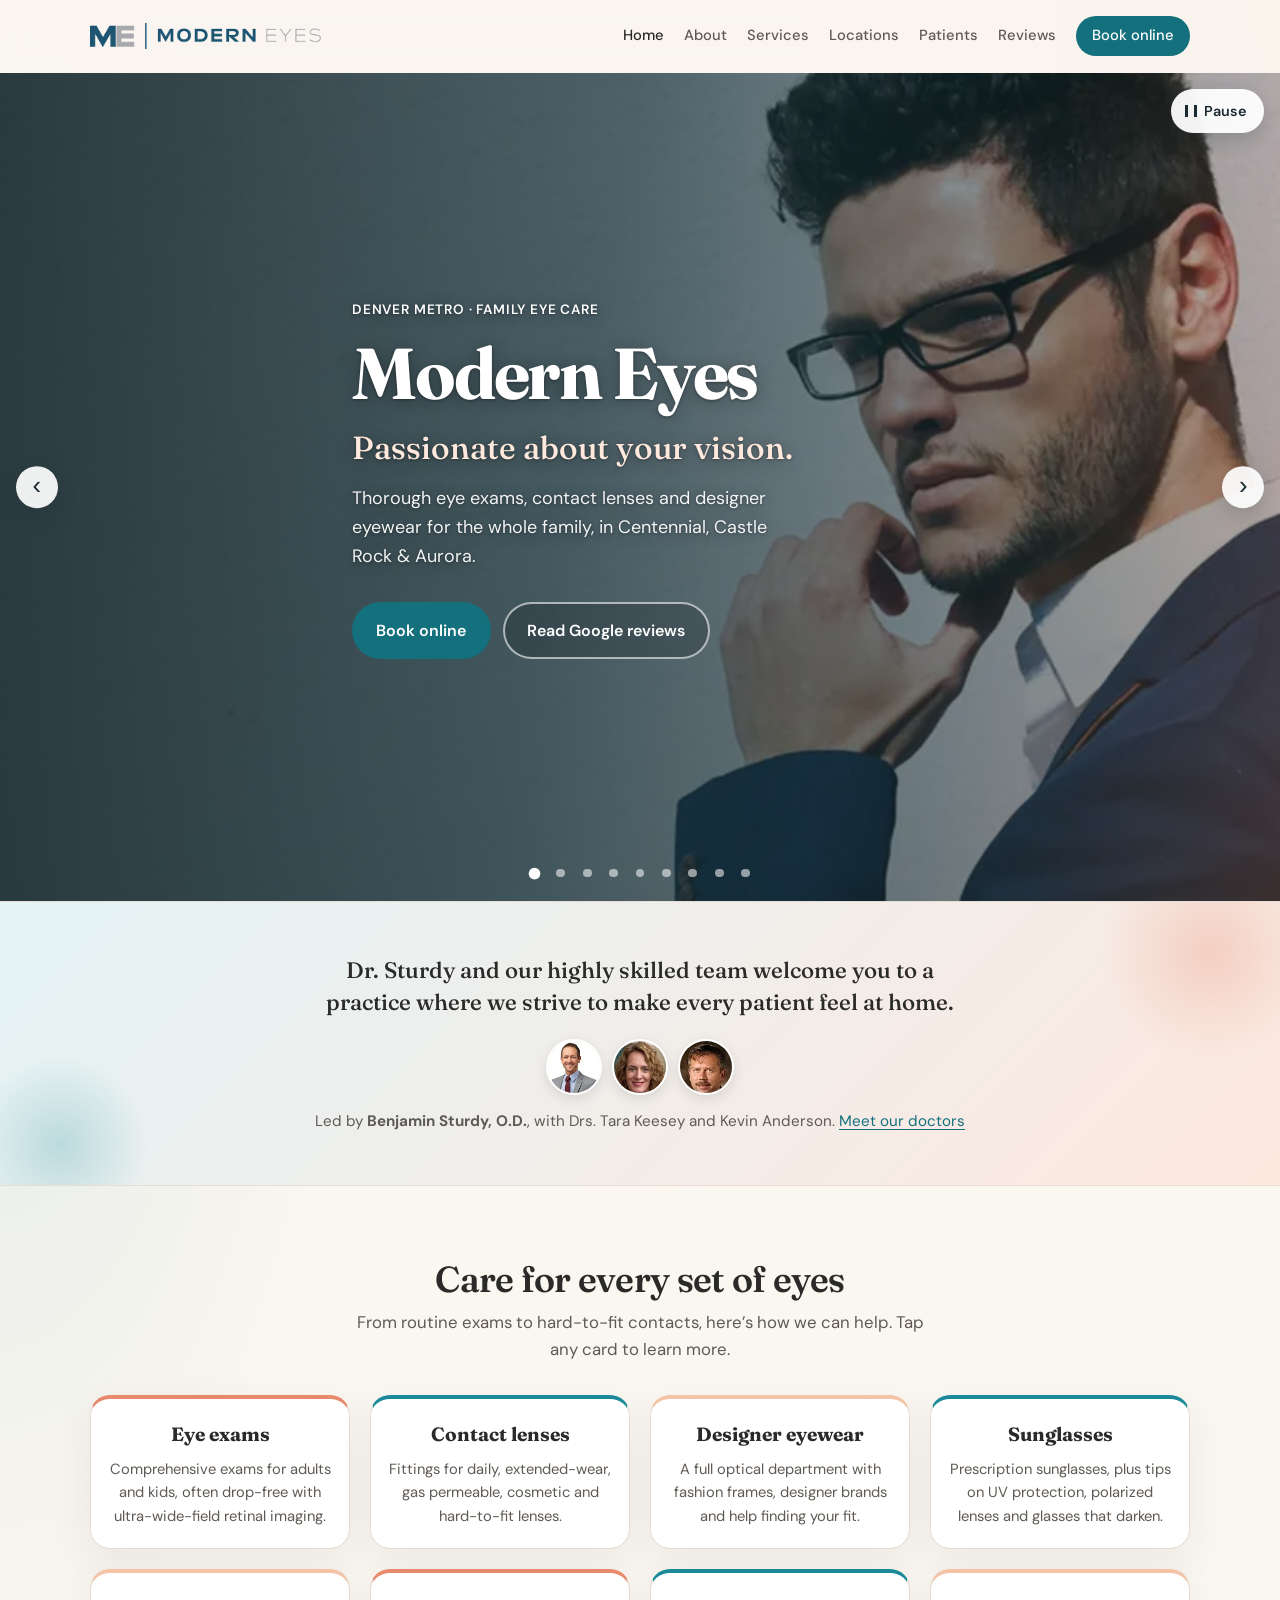
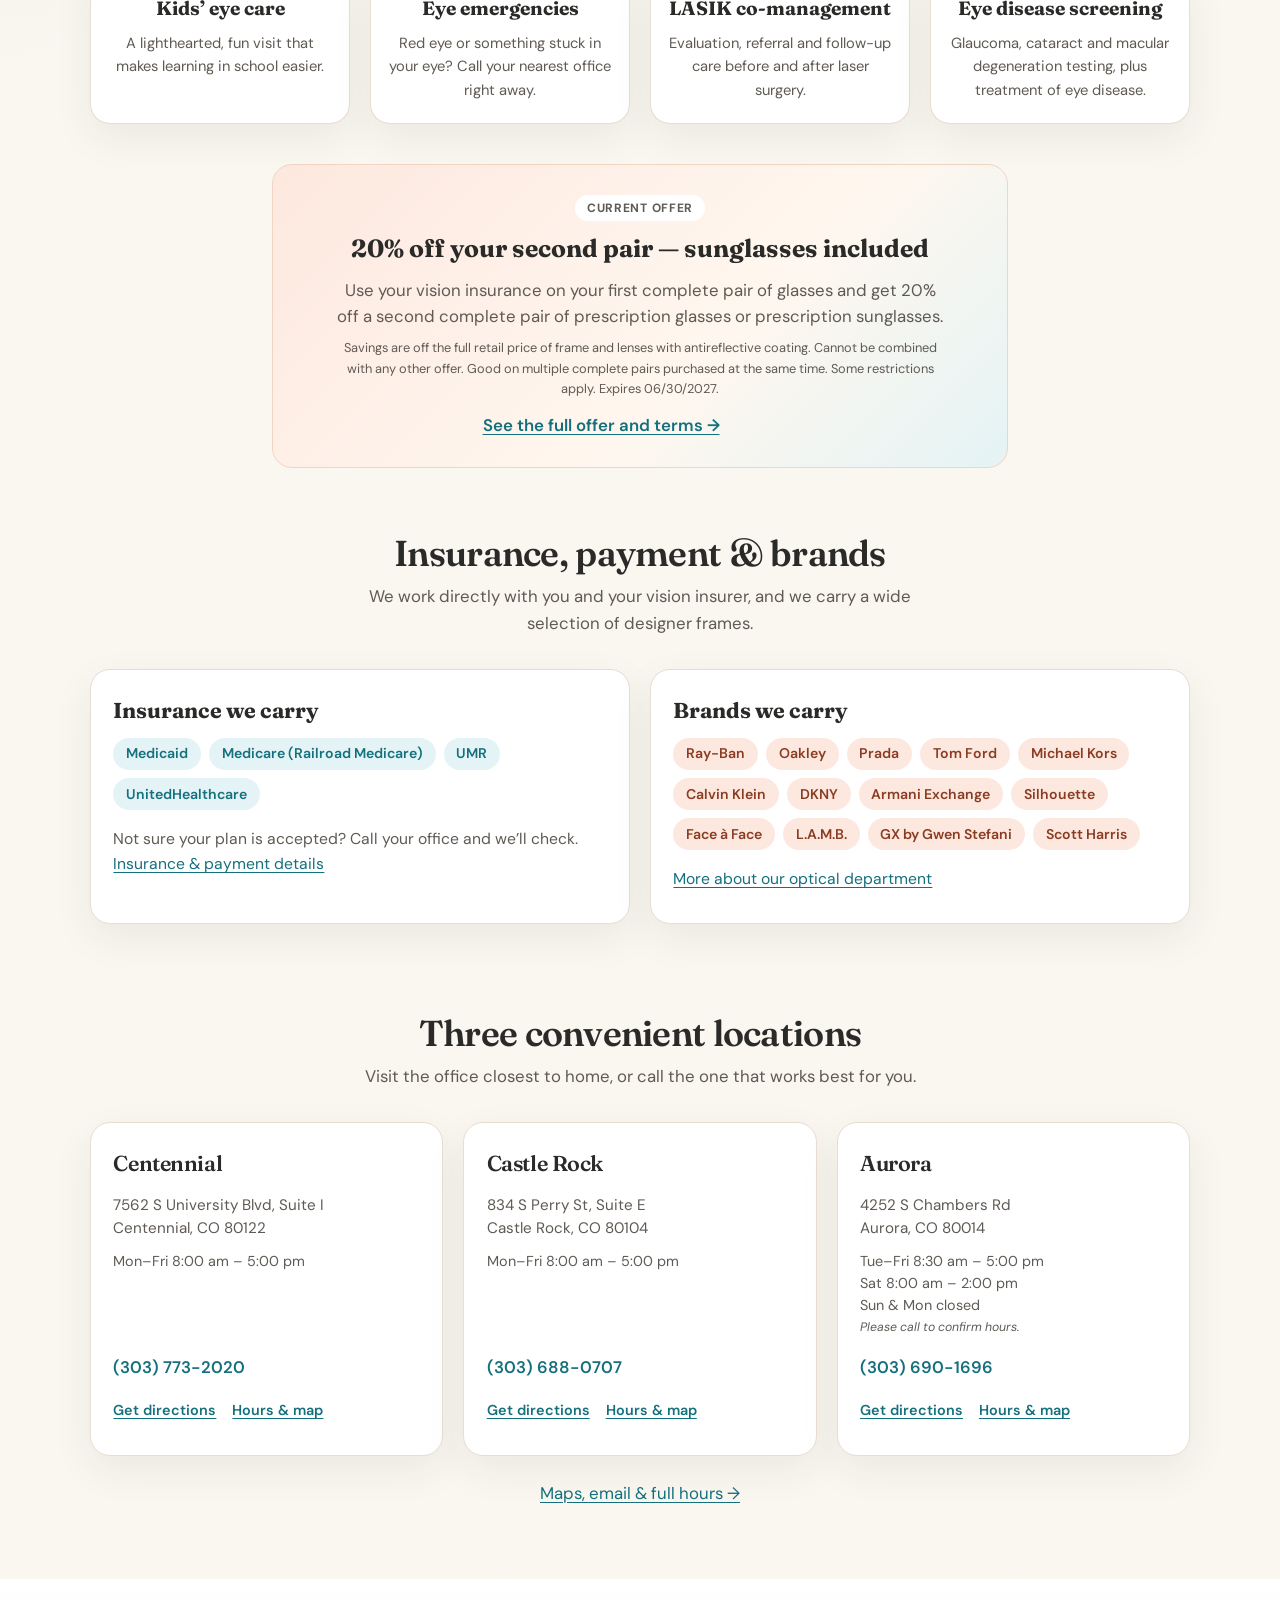
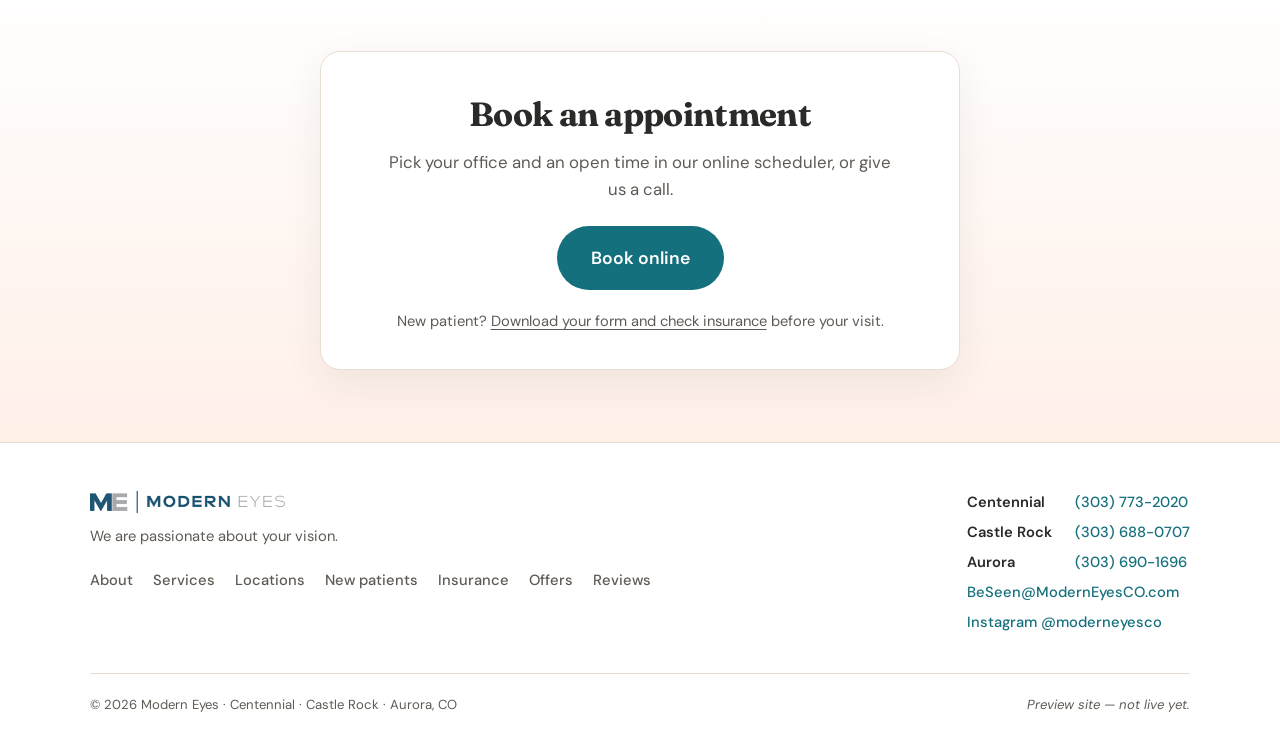
<file: index.html>
<!DOCTYPE html>
<html lang="en">
<head>
  <meta charset="UTF-8" />
  <meta name="viewport" content="width=device-width, initial-scale=1" />
  <title>Modern Eyes — Optometrist in Centennial, Castle Rock &amp; Aurora, CO</title>
  <meta name="description" content="Modern Eyes is a family eye care practice with offices in Centennial, Castle Rock and Aurora, Colorado. Eye exams, contact lenses, designer eyewear and more. Book online." />
  <meta name="theme-color" content="#14707d" />
  <link rel="canonical" href="https://www.moderneyescolorado.com/" />
  <meta property="og:type" content="website" />
  <meta property="og:site_name" content="Modern Eyes" />
  <meta property="og:title" content="Modern Eyes — Optometrist in Centennial, Castle Rock &amp; Aurora, CO" />
  <meta property="og:description" content="Modern Eyes is a family eye care practice with offices in Centennial, Castle Rock and Aurora, Colorado. Eye exams, contact lenses, designer eyewear and more. Book online." />
  <meta property="og:url" content="https://www.moderneyescolorado.com/" />
  <meta property="og:image" content="https://www.moderneyescolorado.com/assets/images/og-image.jpg" />
  <meta property="og:image:width" content="1200" />
  <meta property="og:image:height" content="630" />
  <meta property="og:image:alt" content="Modern Eyes logo over a photo of a man wearing glasses" />
  <meta name="twitter:card" content="summary_large_image" />
  <link rel="icon" href="favicon.ico" sizes="any" />
  <link rel="icon" type="image/png" href="assets/images/favicon.png" />
  <link rel="apple-touch-icon" href="assets/images/apple-touch-icon.png" />
  <link rel="preconnect" href="https://fonts.googleapis.com" />
  <link rel="preconnect" href="https://fonts.gstatic.com" crossorigin />
  <link href="https://fonts.googleapis.com/css2?family=DM+Sans:ital,opsz,wght@0,9..40,400;0,9..40,500;0,9..40,600;0,9..40,700;1,9..40,400&amp;family=Fraunces:opsz,wght@9..144,500;9..144,600;9..144,700&amp;display=swap" rel="stylesheet" />
  <script type="application/ld+json">
  {"@context":"https://schema.org","@graph":[
    {"@type":"Optometric","@id":"https://www.moderneyescolorado.com/#centennial","name":"Modern Eyes — Centennial","url":"https://www.moderneyescolorado.com/","telephone":"+1-303-773-2020","email":"centennial@moderneyesco.com","address":{"@type":"PostalAddress","streetAddress":"7562 S University Blvd, Suite I","addressLocality":"Centennial","addressRegion":"CO","postalCode":"80122","addressCountry":"US"},"openingHoursSpecification":[{"@type":"OpeningHoursSpecification","dayOfWeek":["Monday","Tuesday","Wednesday","Thursday","Friday"],"opens":"08:00","closes":"17:00"}]},
    {"@type":"Optometric","@id":"https://www.moderneyescolorado.com/#castle-rock","name":"Modern Eyes — Castle Rock","url":"https://www.moderneyescolorado.com/","telephone":"+1-303-688-0707","email":"castlerock@moderneyesco.com","address":{"@type":"PostalAddress","streetAddress":"834 S Perry St, Suite E","addressLocality":"Castle Rock","addressRegion":"CO","postalCode":"80104","addressCountry":"US"},"openingHoursSpecification":[{"@type":"OpeningHoursSpecification","dayOfWeek":["Monday","Tuesday","Wednesday","Thursday","Friday"],"opens":"08:00","closes":"17:00"}]},
    {"@type":"Optometric","@id":"https://www.moderneyescolorado.com/#aurora","name":"Modern Eyes — Aurora","url":"https://www.moderneyescolorado.com/","telephone":"+1-303-690-1696","email":"BeSeen@ModernEyesCO.com","address":{"@type":"PostalAddress","streetAddress":"4252 S Chambers Rd","addressLocality":"Aurora","addressRegion":"CO","postalCode":"80014","addressCountry":"US"},"openingHoursSpecification":[{"@type":"OpeningHoursSpecification","dayOfWeek":["Tuesday","Wednesday","Thursday","Friday"],"opens":"08:30","closes":"17:00"},{"@type":"OpeningHoursSpecification","dayOfWeek":"Saturday","opens":"08:00","closes":"14:00"}]}
  ]}
  </script>
  <link rel="stylesheet" href="css/styles.css" />
</head>
<body>
  <a class="skip-link" href="#main">Skip to content</a>

  <header class="site-header">
    <div class="container header-inner">
      <a class="logo" href="index.html">
        <img class="logo-img" src="assets/images/logo.png" alt="Modern Eyes" width="612" height="69" />
      </a>
      <button class="nav-toggle" type="button" aria-label="Open menu" aria-expanded="false" aria-controls="site-nav">
        <span></span><span></span>
      </button>
      <nav class="nav" id="site-nav" aria-label="Primary">
        <a href="index.html" aria-current="page">Home</a>
        <a href="about.html">About</a>
        <a href="services.html">Services</a>
        <a href="locations.html">Locations</a>
        <a href="book.html">Patients</a>
        <a href="reviews.html">Reviews</a>
        <a class="nav-cta" href="book.html#book-online">Book online</a>
      </nav>
    </div>
  </header>

  <main id="main">
    <section class="hero" aria-roledescription="carousel" aria-label="Photos of Modern Eyes patients and eyewear">
      <div class="hero-slides" aria-hidden="true">
        <img class="hero-slide is-active" src="assets/images/hero-1.jpg.webp" srcset="assets/images/hero-1-800.webp 800w, assets/images/hero-1-1280.webp 1280w, assets/images/hero-1.jpg.webp 1920w" sizes="(max-width: 700px) 200vw, 100vw" width="1920" height="800" alt="" fetchpriority="high" decoding="async" />
        <img class="hero-slide" data-src="assets/images/hero-2.jpg.webp" data-srcset="assets/images/hero-2-800.webp 800w, assets/images/hero-2-1280.webp 1280w, assets/images/hero-2.jpg.webp 1920w" sizes="(max-width: 700px) 200vw, 100vw" width="1920" height="800" alt="" decoding="async" />
        <img class="hero-slide" data-src="assets/images/hero-3.jpg.webp" data-srcset="assets/images/hero-3-800.webp 800w, assets/images/hero-3-1280.webp 1280w, assets/images/hero-3.jpg.webp 1920w" sizes="(max-width: 700px) 200vw, 100vw" width="1920" height="800" alt="" decoding="async" />
        <img class="hero-slide" data-src="assets/images/hero-5.jpg.webp" data-srcset="assets/images/hero-5-800.webp 800w, assets/images/hero-5-1280.webp 1280w, assets/images/hero-5.jpg.webp 1920w" sizes="(max-width: 700px) 200vw, 100vw" width="1920" height="800" alt="" decoding="async" />
        <img class="hero-slide" data-src="assets/images/slide-lifestyle-1.jpg" data-srcset="assets/images/slide-lifestyle-1-800.webp 800w, assets/images/slide-lifestyle-1-1280.webp 1280w, assets/images/slide-lifestyle-1.jpg 1400w" sizes="(max-width: 700px) 200vw, 100vw" width="1400" height="933" alt="" decoding="async" />
        <img class="hero-slide" data-src="assets/images/slide-lifestyle-2.jpg" data-srcset="assets/images/slide-lifestyle-2-800.webp 800w, assets/images/slide-lifestyle-2-1280.webp 1280w, assets/images/slide-lifestyle-2.jpg 1400w" sizes="(max-width: 700px) 200vw, 100vw" width="1400" height="933" alt="" decoding="async" />
        <img class="hero-slide" data-src="assets/images/slide-lifestyle-3.jpg" data-srcset="assets/images/slide-lifestyle-3-800.webp 800w, assets/images/slide-lifestyle-3-1280.webp 1280w, assets/images/slide-lifestyle-3.jpg 1400w" sizes="(max-width: 700px) 200vw, 100vw" width="1400" height="933" alt="" decoding="async" />
        <img class="hero-slide" data-src="assets/images/slide-lifestyle-4.jpg" data-srcset="assets/images/slide-lifestyle-4-800.webp 800w, assets/images/slide-lifestyle-4-1280.webp 1280w, assets/images/slide-lifestyle-4.jpg 1400w" sizes="(max-width: 700px) 200vw, 100vw" width="1400" height="931" alt="" decoding="async" />
        <img class="hero-slide" data-src="assets/images/soft-bg.jpg.webp" data-srcset="assets/images/soft-bg-800.webp 800w, assets/images/soft-bg-1280.webp 1280w, assets/images/soft-bg.jpg.webp 3000w" sizes="(max-width: 700px) 200vw, 100vw" width="3000" height="1133" alt="" decoding="async" />
      </div>
      <div class="container hero-inner">
        <p class="eyebrow">Denver metro · Family eye care</p>
        <h1 class="hero-title">
          <span class="wordmark">Modern Eyes</span>
        </h1>
        <p class="hero-headline">Passionate about your vision.</p>
        <p class="hero-sub">Thorough eye exams, contact lenses and designer eyewear for the whole family, in Centennial, Castle Rock &amp; Aurora.</p>
        <div class="hero-actions">
          <a class="btn btn-primary" href="book.html#book-online">Book online</a>
          <a class="btn btn-secondary hero-call" href="#locations">Call an office</a>
          <a class="btn btn-secondary" href="reviews.html">Read Google reviews</a>
        </div>
      </div>
      <button type="button" class="hero-pause" aria-label="Pause photo slideshow" aria-pressed="false"><span class="hero-pause-icon" aria-hidden="true"></span><span class="hero-pause-text">Pause</span></button>
      <div class="hero-controls">
        <button type="button" class="hero-btn hero-prev" aria-label="Previous photo">‹</button>
        <div class="hero-dots" role="group" aria-label="Choose photo"></div>
        <button type="button" class="hero-btn hero-next" aria-label="Next photo">›</button>
      </div>
    </section>

    <section class="about-band" aria-labelledby="about-heading">
      <div class="container about-inner">
        <h2 id="about-heading" class="sr-only">About Modern Eyes</h2>
        <p class="about-line">
          Dr. Sturdy and our highly skilled team welcome you to a practice where we strive to make every patient feel at home.
        </p>
        <div class="doctor-avatars">
          <img src="assets/images/benjamin.jpg.webp" alt="Dr. Benjamin Sturdy" width="56" height="56" loading="lazy" />
          <img src="assets/images/keesey.jpg.webp" alt="Dr. Tara Keesey" width="56" height="56" loading="lazy" />
          <img src="assets/images/anderson.jpg.webp" alt="Dr. Kevin Anderson" width="56" height="56" loading="lazy" />
        </div>
        <p class="doctors-line">
          Led by <strong>Benjamin Sturdy, O.D.</strong>, with Drs. Tara Keesey and Kevin Anderson.
          <a href="about.html">Meet our doctors</a>
        </p>
      </div>
    </section>

    <section class="highlights" aria-labelledby="highlights-heading">
      <div class="container">
        <div class="section-head section-head-center">
          <h2 id="highlights-heading">Care for every set of eyes</h2>
          <p>From routine exams to hard-to-fit contacts, here’s how we can help. Tap any card to learn more.</p>
        </div>
        <div class="card-grid highlight-grid">
          <a class="card highlight-card" href="services.html#exams">
            <h3>Eye exams</h3>
            <p>Comprehensive exams for adults and kids, often drop-free with ultra-wide-field retinal imaging.</p>
          </a>
          <a class="card highlight-card" href="services.html#contacts">
            <h3>Contact lenses</h3>
            <p>Fittings for daily, extended-wear, gas permeable, cosmetic and hard-to-fit lenses.</p>
          </a>
          <a class="card highlight-card" href="services.html#eyewear">
            <h3>Designer eyewear</h3>
            <p>A full optical department with fashion frames, designer brands and help finding your fit.</p>
          </a>
          <a class="card highlight-card" href="services.html#sunglasses">
            <h3>Sunglasses</h3>
            <p>Prescription sunglasses, plus tips on UV protection, polarized lenses and glasses that darken.</p>
          </a>
          <a class="card highlight-card" href="services.html#kids">
            <h3>Kids’ eye care</h3>
            <p>A lighthearted, fun visit that makes learning in school easier.</p>
          </a>
          <a class="card highlight-card" href="services.html#emergencies">
            <h3>Eye emergencies</h3>
            <p>Red eye or something stuck in your eye? Call your nearest office right away.</p>
          </a>
          <a class="card highlight-card" href="services.html#lasik">
            <h3>LASIK co‑management</h3>
            <p>Evaluation, referral and follow-up care before and after laser surgery.</p>
          </a>
          <a class="card highlight-card" href="services.html#eye-health">
            <h3>Eye disease screening</h3>
            <p>Glaucoma, cataract and macular degeneration testing, plus treatment of eye disease.</p>
          </a>
        </div>
        <aside class="offer-card" aria-label="Current offer" data-offer-expires="2027-06-30">
          <p class="offer-tag">Current offer</p>
          <h3>20% off your second pair — sunglasses included</h3>
          <p>Use your vision insurance on your first complete pair of glasses and get 20% off a second complete pair of prescription glasses or prescription sunglasses.</p>
          <p class="offer-fine">Savings are off the full retail price of frame and lenses with antireflective coating. Cannot be combined with any other offer. Good on multiple complete pairs purchased at the same time. Some restrictions apply. Expires 06/30/2027.</p>
          <p class="offer-more"><a href="offer-second-pair.html">See the full offer and terms →</a></p>
        </aside>

      </div>
    </section>


    <section class="good-to-know" aria-labelledby="gtk-heading">
      <div class="container">
        <div class="section-head section-head-center">
          <h2 id="gtk-heading">Insurance, payment &amp; brands</h2>
          <p>We work directly with you and your vision insurer, and we carry a wide selection of designer frames.</p>
        </div>
        <div class="card-grid-2">
          <article class="card info-card">
            <h3>Insurance we carry</h3>
            <ul class="pill-list">
              <li>Medicaid</li>
              <li>Medicare (Railroad Medicare)</li>
              <li>UMR</li>
              <li>UnitedHealthcare</li>
            </ul>
            <p>Not sure your plan is accepted? Call your office and we’ll check. <a href="book.html#insurance">Insurance &amp; payment details</a></p>
          </article>
          <article class="card info-card">
            <h3>Brands we carry</h3>
            <ul class="pill-list pill-list-warm">
              <li>Ray-Ban</li><li>Oakley</li><li>Prada</li><li>Tom Ford</li><li>Michael Kors</li><li>Calvin Klein</li><li>DKNY</li><li>Armani Exchange</li><li>Silhouette</li><li>Face à Face</li><li>L.A.M.B.</li><li>GX by Gwen Stefani</li><li>Scott Harris</li>
            </ul>
            <p><a href="services.html#eyewear">More about our optical department</a></p>
          </article>
        </div>
      </div>
    </section>

    <section class="locations" id="locations" aria-labelledby="locations-heading">
      <div class="container">
        <div class="section-head section-head-center">
          <h2 id="locations-heading">Three convenient locations</h2>
          <p>Visit the office closest to home, or call the one that works best for you.</p>
        </div>
        <div class="card-grid">
          <article class="card location-card">
            <h3>Centennial</h3>
            <p class="address">7562 S University Blvd, Suite I<br />Centennial, CO 80122</p>
            <p class="hours">Mon–Fri 8:00 am – 5:00 pm</p>
            <a class="phone" href="tel:+13037732020">(303) 773-2020</a>
            <p class="loc-links"><a href="https://www.google.com/maps/dir/?api=1&amp;destination=Modern+Eyes+7562+S+University+Blvd+Suite+I+Centennial+CO+80122" target="_blank" rel="noopener noreferrer">Get directions</a><a href="locations.html#centennial">Hours &amp; map</a></p>
          </article>
          <article class="card location-card">
            <h3>Castle Rock</h3>
            <p class="address">834 S Perry St, Suite E<br />Castle Rock, CO 80104</p>
            <p class="hours">Mon–Fri 8:00 am – 5:00 pm</p>
            <a class="phone" href="tel:+13036880707">(303) 688-0707</a>
            <p class="loc-links"><a href="https://www.google.com/maps/dir/?api=1&amp;destination=Modern+Eyes+834+S+Perry+St+Suite+E+Castle+Rock+CO+80104" target="_blank" rel="noopener noreferrer">Get directions</a><a href="locations.html#castle-rock">Hours &amp; map</a></p>
          </article>
          <article class="card location-card">
            <!-- NEEDS BEN'S CONFIRMATION: Aurora hours differ between the old sites. moderneyescolorado.com (shown here) says Tue–Fri 8:30–5:00, Sat 8:00–2:00. moderneyesco.com says Tue–Thu 9:00–5:30, Fri 9:00–5:00, Sat 9:00–2:00. Both say Sun & Mon closed. -->
            <h3>Aurora</h3>
            <p class="address">4252 S Chambers Rd<br />Aurora, CO 80014</p>
            <p class="hours">Tue–Fri 8:30 am – 5:00 pm<br />Sat 8:00 am – 2:00 pm<br />Sun &amp; Mon closed<br /><span class="hours-note">Please call to confirm hours.</span></p>
            <a class="phone" href="tel:+13036901696">(303) 690-1696</a>
            <p class="loc-links"><a href="https://www.google.com/maps/dir/?api=1&amp;destination=Modern+Eyes+4252+S+Chambers+Rd+Aurora+CO+80014" target="_blank" rel="noopener noreferrer">Get directions</a><a href="locations.html#aurora">Hours &amp; map</a></p>
          </article>
        </div>

        <p class="more-link"><a href="locations.html">Maps, email &amp; full hours →</a></p>
      </div>
    </section>

    <section class="book" id="book" aria-labelledby="book-heading">
      <div class="container">
        <div class="book-panel">
          <h2 id="book-heading">Book an appointment</h2>
          <p>Pick your office and an open time in our online scheduler, or give us a call.</p>
          <a class="btn btn-primary btn-lg" href="book.html#book-online">Book online</a>
          <p class="book-small">New patient? <a href="book.html#new-patients">Download your form and check insurance</a> before your visit.</p>
        </div>
      </div>
    </section>
  </main>

  <footer class="site-footer">
    <div class="container footer-inner">
      <div class="footer-col">
        <img class="footer-logo" src="assets/images/logo.png" alt="Modern Eyes" width="612" height="69" loading="lazy" />
        <p class="footer-tag">We are passionate about your vision.</p>
        <nav class="footer-nav" aria-label="Footer">
          <a href="about.html">About</a>
          <a href="services.html">Services</a>
          <a href="locations.html">Locations</a>
          <a href="book.html#new-patients">New patients</a>
          <a href="book.html#insurance">Insurance</a>
          <a href="offer-second-pair.html">Offers</a>
          <a href="reviews.html">Reviews</a>
        </nav>
      </div>
      <div class="footer-col footer-contact">
        <p><strong>Centennial</strong> <a href="tel:+13037732020">(303) 773-2020</a></p>
        <p><strong>Castle Rock</strong> <a href="tel:+13036880707">(303) 688-0707</a></p>
        <p><strong>Aurora</strong> <a href="tel:+13036901696">(303) 690-1696</a></p>
        <p><a href="mailto:BeSeen@ModernEyesCO.com">BeSeen@ModernEyesCO.com</a></p>
        <p><a href="https://www.instagram.com/moderneyesco/" target="_blank" rel="noopener noreferrer">Instagram @moderneyesco</a></p>
        <!-- NOTE FOR BEN: the old site's Facebook link (facebook.com/moderneyeslacosta) goes to a different clinic in California, so it was NOT carried over. Send us the correct Modern Eyes Facebook page if there is one. -->
      </div>
    </div>
    <div class="container footer-bottom">
      <p>© 2026 Modern Eyes · Centennial · Castle Rock · Aurora, CO</p>
      <p class="footer-preview">Preview site — not live yet.</p>
    </div>
  </footer>

  <script src="js/main.js"></script>
</body>
</html>
</file>
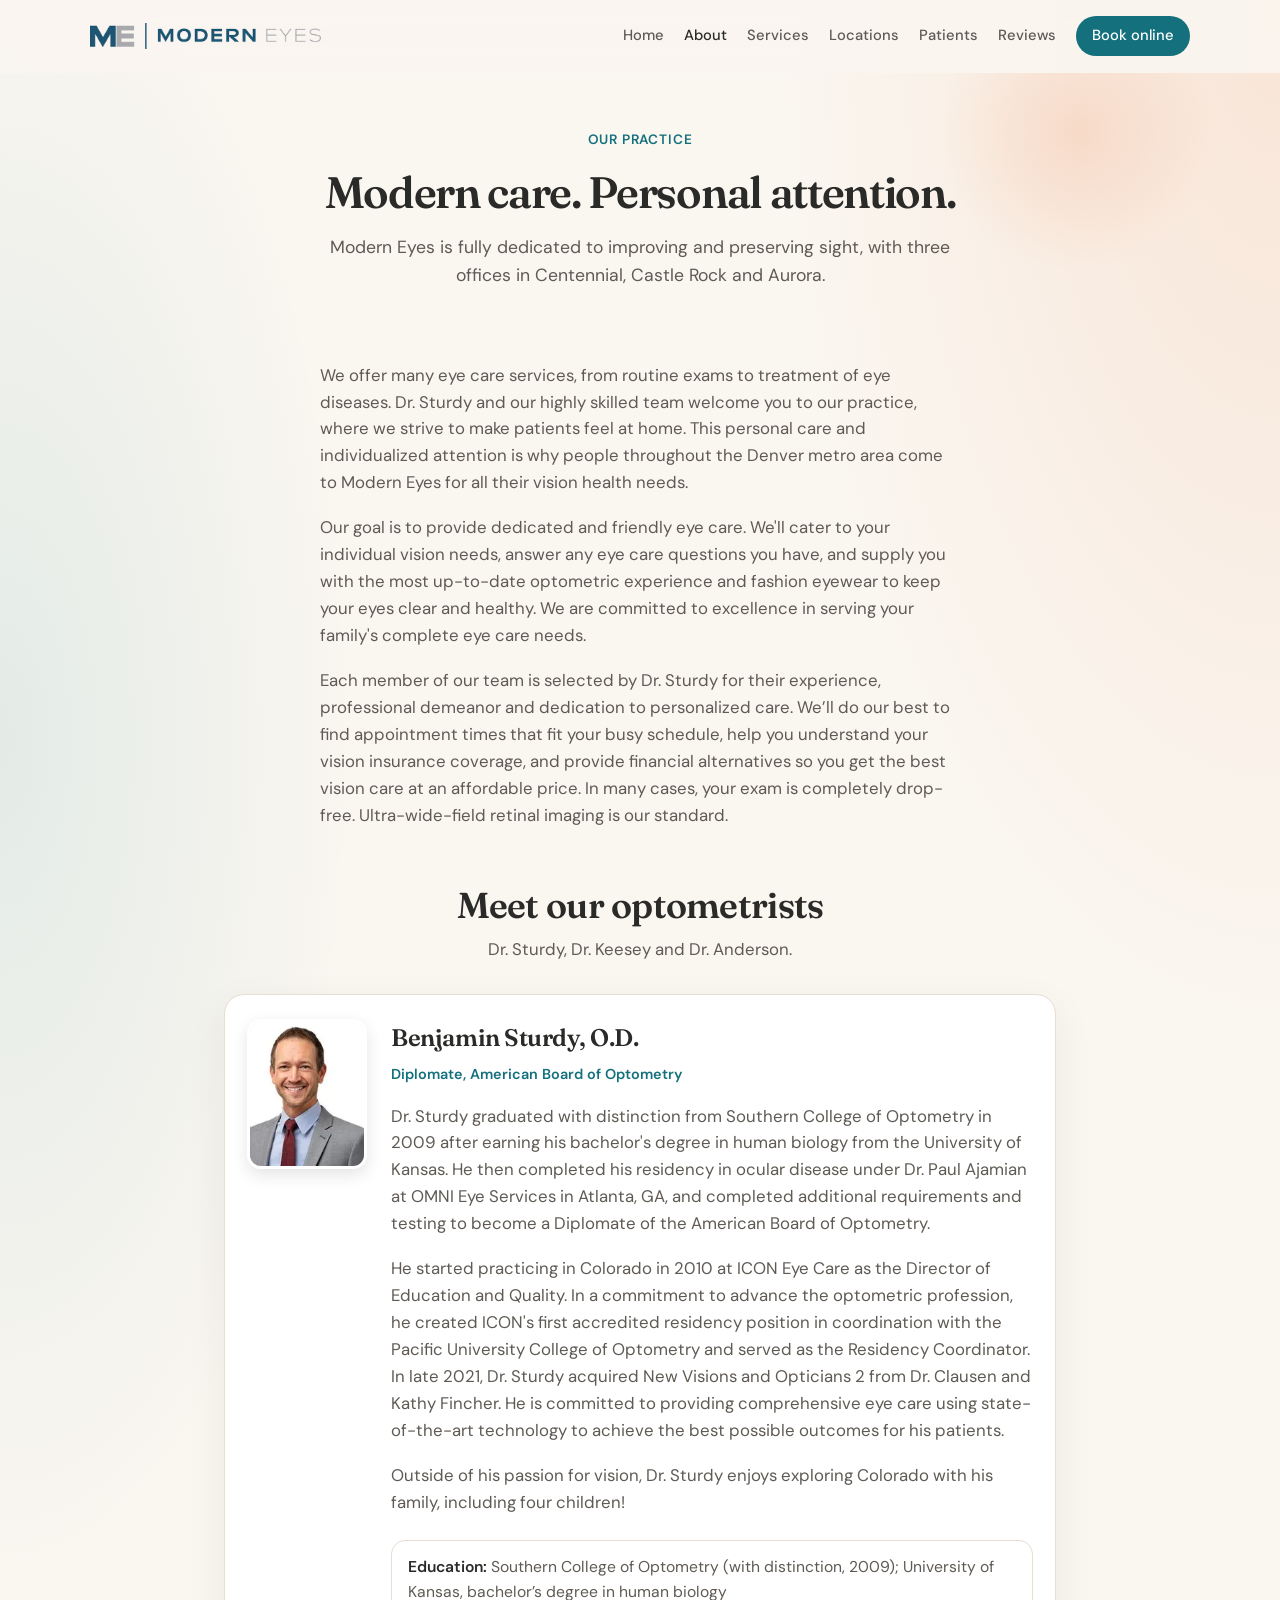
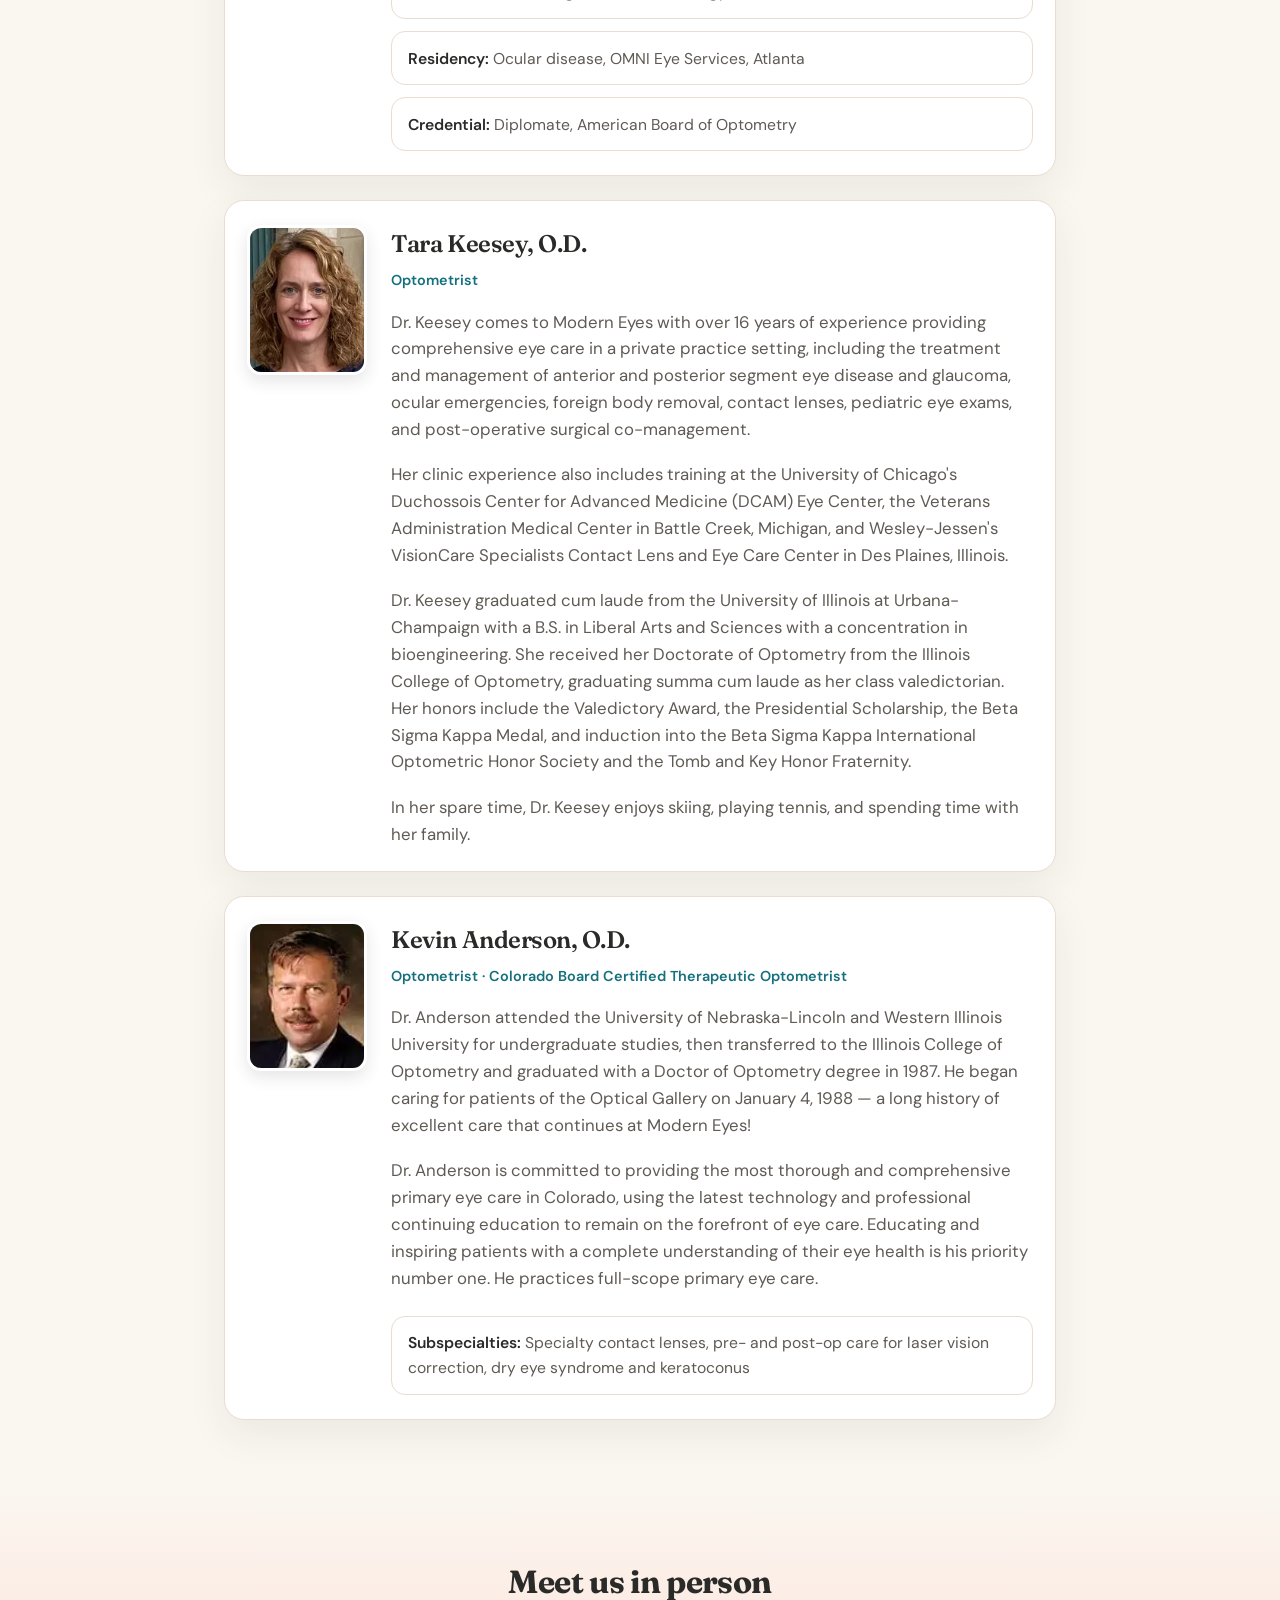
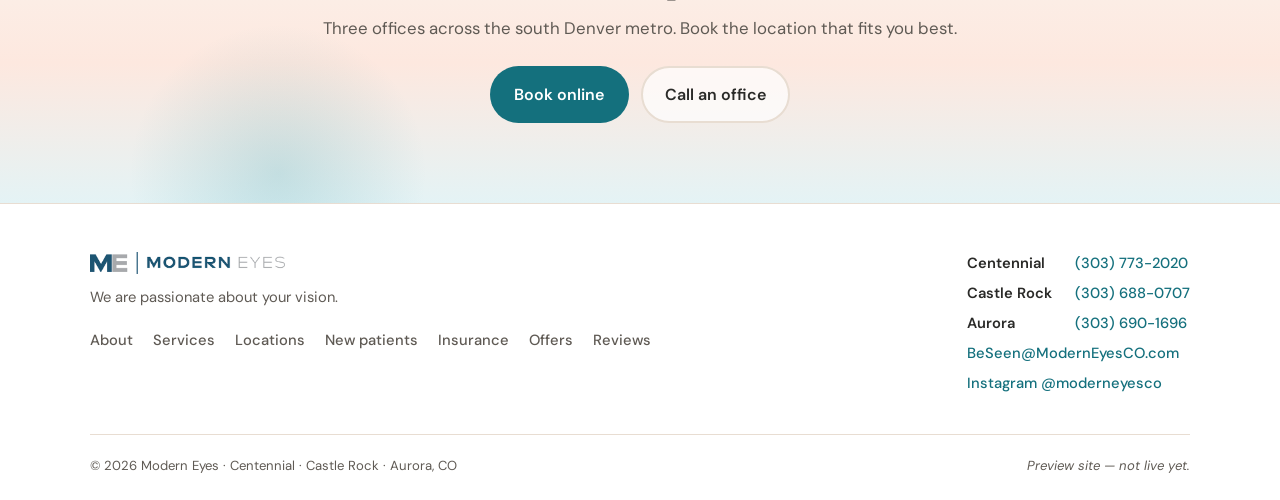
<file: about.html>
<!DOCTYPE html>
<html lang="en">
<head>
  <meta charset="UTF-8" />
  <meta name="viewport" content="width=device-width, initial-scale=1" />
  <title>About &amp; Our Doctors — Modern Eyes</title>
  <meta name="description" content="Meet Dr. Benjamin Sturdy, Dr. Tara Keesey and Dr. Kevin Anderson, the optometrists at Modern Eyes in Centennial, Castle Rock and Aurora, Colorado." />
  <meta name="theme-color" content="#14707d" />
  <link rel="canonical" href="https://www.moderneyescolorado.com/about.html" />
  <meta property="og:type" content="website" />
  <meta property="og:site_name" content="Modern Eyes" />
  <meta property="og:title" content="About &amp; Our Doctors — Modern Eyes" />
  <meta property="og:description" content="Meet Dr. Benjamin Sturdy, Dr. Tara Keesey and Dr. Kevin Anderson, the optometrists at Modern Eyes in Centennial, Castle Rock and Aurora, Colorado." />
  <meta property="og:url" content="https://www.moderneyescolorado.com/about.html" />
  <meta property="og:image" content="https://www.moderneyescolorado.com/assets/images/og-image.jpg" />
  <meta property="og:image:width" content="1200" />
  <meta property="og:image:height" content="630" />
  <meta property="og:image:alt" content="Modern Eyes logo over a photo of a man wearing glasses" />
  <meta name="twitter:card" content="summary_large_image" />
  <link rel="icon" href="favicon.ico" sizes="any" />
  <link rel="icon" type="image/png" href="assets/images/favicon.png" />
  <link rel="apple-touch-icon" href="assets/images/apple-touch-icon.png" />
  <link rel="preconnect" href="https://fonts.googleapis.com" />
  <link rel="preconnect" href="https://fonts.gstatic.com" crossorigin />
  <link href="https://fonts.googleapis.com/css2?family=DM+Sans:ital,opsz,wght@0,9..40,400;0,9..40,500;0,9..40,600;0,9..40,700;1,9..40,400&amp;family=Fraunces:opsz,wght@9..144,500;9..144,600;9..144,700&amp;display=swap" rel="stylesheet" />
  <link rel="stylesheet" href="css/styles.css" />
</head>
<body>
  <a class="skip-link" href="#main">Skip to content</a>

  <header class="site-header">
    <div class="container header-inner">
      <a class="logo" href="index.html">
        <img class="logo-img" src="assets/images/logo.png" alt="Modern Eyes" width="612" height="69" />
      </a>
      <button class="nav-toggle" type="button" aria-label="Open menu" aria-expanded="false" aria-controls="site-nav">
        <span></span><span></span>
      </button>
      <nav class="nav" id="site-nav" aria-label="Primary">
        <a href="index.html">Home</a>
        <a href="about.html" aria-current="page">About</a>
        <a href="services.html">Services</a>
        <a href="locations.html">Locations</a>
        <a href="book.html">Patients</a>
        <a href="reviews.html">Reviews</a>
        <a class="nav-cta" href="book.html#book-online">Book online</a>
      </nav>
    </div>
  </header>

  <main id="main">
    <section class="page-hero">
      <div class="container">
        <p class="eyebrow">Our practice</p>
        <h1>Modern care. Personal attention.</h1>
        <p class="lead">Modern Eyes is fully dedicated to improving and preserving sight, with three offices in Centennial, Castle Rock and Aurora.</p>
      </div>
    </section>

    <section class="about-page" aria-labelledby="about-practice">
      <div class="container">
        <div class="prose prose-center">
          <h2 id="about-practice" class="sr-only">About Modern Eyes</h2>
          <p>
            We offer many eye care services, from routine exams to treatment of eye diseases. Dr. Sturdy and our highly
            skilled team welcome you to our practice, where we strive to make patients feel at home. This personal care and
            individualized attention is why people throughout the Denver metro area come to Modern Eyes for all their vision health needs.
          </p>
          <p>
            Our goal is to provide dedicated and friendly eye care. We'll cater to your individual vision needs, answer any eye care
            questions you have, and supply you with the most up-to-date optometric experience and fashion eyewear to keep your eyes
            clear and healthy. We are committed to excellence in serving your family's complete eye care needs.
          </p>
          <p>
            Each member of our team is selected by Dr. Sturdy for their experience, professional demeanor and dedication to personalized care. We’ll do our best to
            find appointment times that fit your busy schedule, help you understand your vision insurance coverage, and provide financial alternatives so you get
            the best vision care at an affordable price. In many cases, your exam is completely drop-free. Ultra-wide-field retinal imaging is our standard.
          </p>
        </div>

        <div class="section-head section-head-center" style="margin-top: 3.5rem;">
          <h2>Meet our optometrists</h2>
          <p>Dr. Sturdy, Dr. Keesey and Dr. Anderson.</p>
        </div>

        <div class="bio-list">
        <article class="card bio-card">
          <img class="bio-photo" src="assets/images/benjamin.jpg.webp" alt="Dr. Benjamin Sturdy" width="200" height="200" loading="lazy" />
          <div class="bio-text">
            <h3>Benjamin Sturdy, O.D.</h3>
            <p class="credential">Diplomate, American Board of Optometry</p>
            <div class="prose">
              <p>Dr. Sturdy graduated with distinction from Southern College of Optometry in 2009 after earning his bachelor's degree in human biology from the University of Kansas. He then completed his residency in ocular disease under Dr. Paul Ajamian at OMNI Eye Services in Atlanta, GA, and completed additional requirements and testing to become a Diplomate of the American Board of Optometry.</p>
              <p>He started practicing in Colorado in 2010 at ICON Eye Care as the Director of Education and Quality. In a commitment to advance the optometric profession, he created ICON's first accredited residency position in coordination with the Pacific University College of Optometry and served as the Residency Coordinator. In late 2021, Dr. Sturdy acquired New Visions and Opticians 2 from Dr. Clausen and Kathy Fincher. He is committed to providing comprehensive eye care using state-of-the-art technology to achieve the best possible outcomes for his patients.</p>
              <p>Outside of his passion for vision, Dr. Sturdy enjoys exploring Colorado with his family, including four children!</p>
            </div>
          <ul class="highlight-list">
            <li><strong>Education:</strong> Southern College of Optometry (with distinction, 2009); University of Kansas, bachelor’s degree in human biology</li>
            <li><strong>Residency:</strong> Ocular disease, OMNI Eye Services, Atlanta</li>
            <li><strong>Credential:</strong> Diplomate, American Board of Optometry</li>
          </ul>
          </div>
        </article>
        <article class="card bio-card">
          <img class="bio-photo" src="assets/images/keesey.jpg.webp" alt="Dr. Tara Keesey" width="150" height="200" loading="lazy" />
          <div class="bio-text">
            <h3>Tara Keesey, O.D.</h3>
            <p class="credential">Optometrist</p>
            <div class="prose">
              <p>Dr. Keesey comes to Modern Eyes with over 16 years of experience providing comprehensive eye care in a private practice setting, including the treatment and management of anterior and posterior segment eye disease and glaucoma, ocular emergencies, foreign body removal, contact lenses, pediatric eye exams, and post-operative surgical co-management.</p>
              <p>Her clinic experience also includes training at the University of Chicago's Duchossois Center for Advanced Medicine (DCAM) Eye Center, the Veterans Administration Medical Center in Battle Creek, Michigan, and Wesley-Jessen's VisionCare Specialists Contact Lens and Eye Care Center in Des Plaines, Illinois.</p>
              <p>Dr. Keesey graduated cum laude from the University of Illinois at Urbana-Champaign with a B.S. in Liberal Arts and Sciences with a concentration in bioengineering. She received her Doctorate of Optometry from the Illinois College of Optometry, graduating summa cum laude as her class valedictorian. Her honors include the Valedictory Award, the Presidential Scholarship, the Beta Sigma Kappa Medal, and induction into the Beta Sigma Kappa International Optometric Honor Society and the Tomb and Key Honor Fraternity.</p>
              <p>In her spare time, Dr. Keesey enjoys skiing, playing tennis, and spending time with her family.</p>
            </div>
          </div>
        </article>
        <article class="card bio-card">
          <img class="bio-photo" src="assets/images/anderson.jpg.webp" alt="Dr. Kevin Anderson" width="100" height="145" loading="lazy" />
          <div class="bio-text">
            <h3>Kevin Anderson, O.D.</h3>
            <p class="credential">Optometrist · Colorado Board Certified Therapeutic Optometrist</p>
            <div class="prose">
              <p>Dr. Anderson attended the University of Nebraska-Lincoln and Western Illinois University for undergraduate studies, then transferred to the Illinois College of Optometry and graduated with a Doctor of Optometry degree in 1987. He began caring for patients of the Optical Gallery on January 4, 1988 — a long history of excellent care that continues at Modern Eyes!</p>
              <p>Dr. Anderson is committed to providing the most thorough and comprehensive primary eye care in Colorado, using the latest technology and professional continuing education to remain on the forefront of eye care. Educating and inspiring patients with a complete understanding of their eye health is his priority number one. He practices full-scope primary eye care.</p>
            </div>
          <ul class="highlight-list">
            <li><strong>Subspecialties:</strong> Specialty contact lenses, pre- and post-op care for laser vision correction, dry eye syndrome and keratoconus</li>
          </ul>
          </div>
        </article>
        </div>
      </div>
    </section>

    <section class="cta-band">
      <div class="container cta-inner">
        <h2>Meet us in person</h2>
        <p>Three offices across the south Denver metro. Book the location that fits you best.</p>
        <div class="cta-actions">
          <a class="btn btn-primary" href="book.html#book-online">Book online</a>
          <a class="btn btn-secondary" href="locations.html">Call an office</a>
        </div>
      </div>
    </section>
  </main>

  <footer class="site-footer">
    <div class="container footer-inner">
      <div class="footer-col">
        <img class="footer-logo" src="assets/images/logo.png" alt="Modern Eyes" width="612" height="69" loading="lazy" />
        <p class="footer-tag">We are passionate about your vision.</p>
        <nav class="footer-nav" aria-label="Footer">
          <a href="about.html">About</a>
          <a href="services.html">Services</a>
          <a href="locations.html">Locations</a>
          <a href="book.html#new-patients">New patients</a>
          <a href="book.html#insurance">Insurance</a>
          <a href="offer-second-pair.html">Offers</a>
          <a href="reviews.html">Reviews</a>
        </nav>
      </div>
      <div class="footer-col footer-contact">
        <p><strong>Centennial</strong> <a href="tel:+13037732020">(303) 773-2020</a></p>
        <p><strong>Castle Rock</strong> <a href="tel:+13036880707">(303) 688-0707</a></p>
        <p><strong>Aurora</strong> <a href="tel:+13036901696">(303) 690-1696</a></p>
        <p><a href="mailto:BeSeen@ModernEyesCO.com">BeSeen@ModernEyesCO.com</a></p>
        <p><a href="https://www.instagram.com/moderneyesco/" target="_blank" rel="noopener noreferrer">Instagram @moderneyesco</a></p>
        <!-- NOTE FOR BEN: the old site's Facebook link (facebook.com/moderneyeslacosta) goes to a different clinic in California, so it was NOT carried over. Send us the correct Modern Eyes Facebook page if there is one. -->
      </div>
    </div>
    <div class="container footer-bottom">
      <p>© 2026 Modern Eyes · Centennial · Castle Rock · Aurora, CO</p>
      <p class="footer-preview">Preview site — not live yet.</p>
    </div>
  </footer>

  <script src="js/main.js"></script>
</body>
</html>
</file>
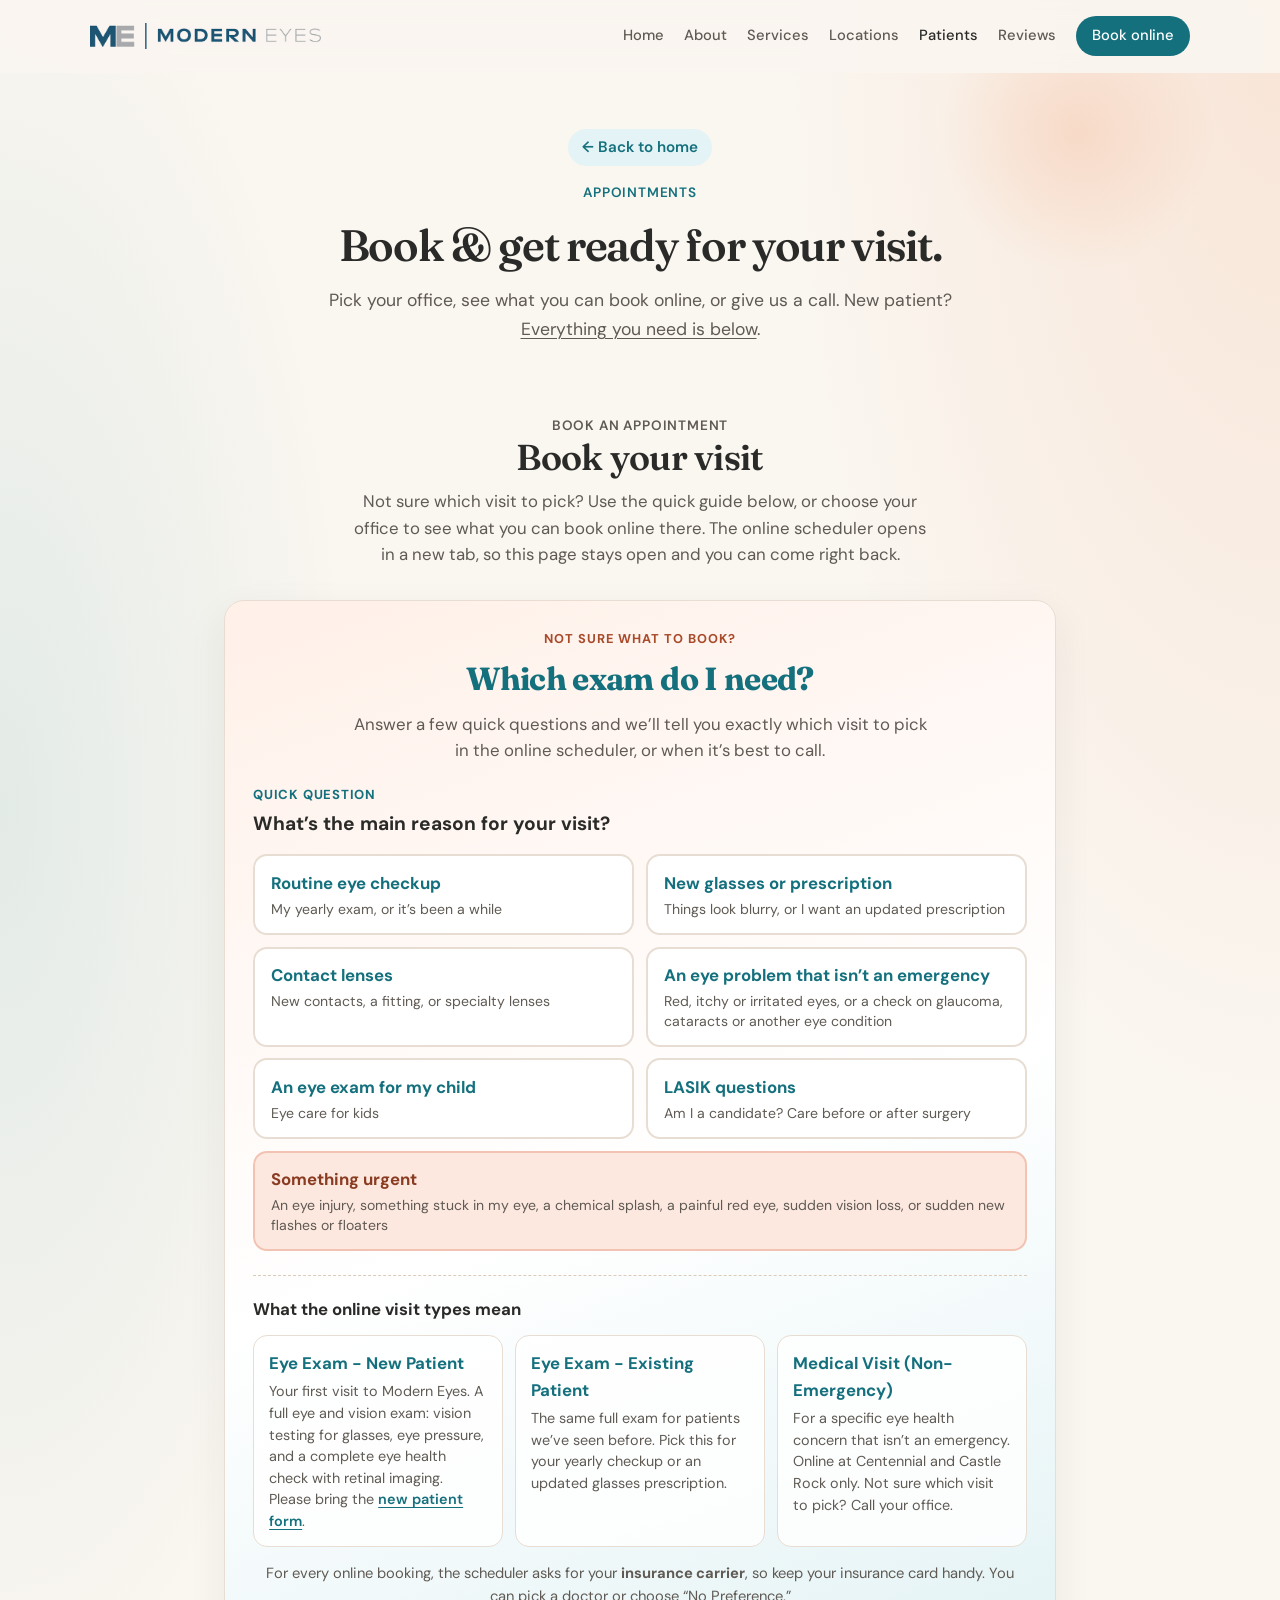
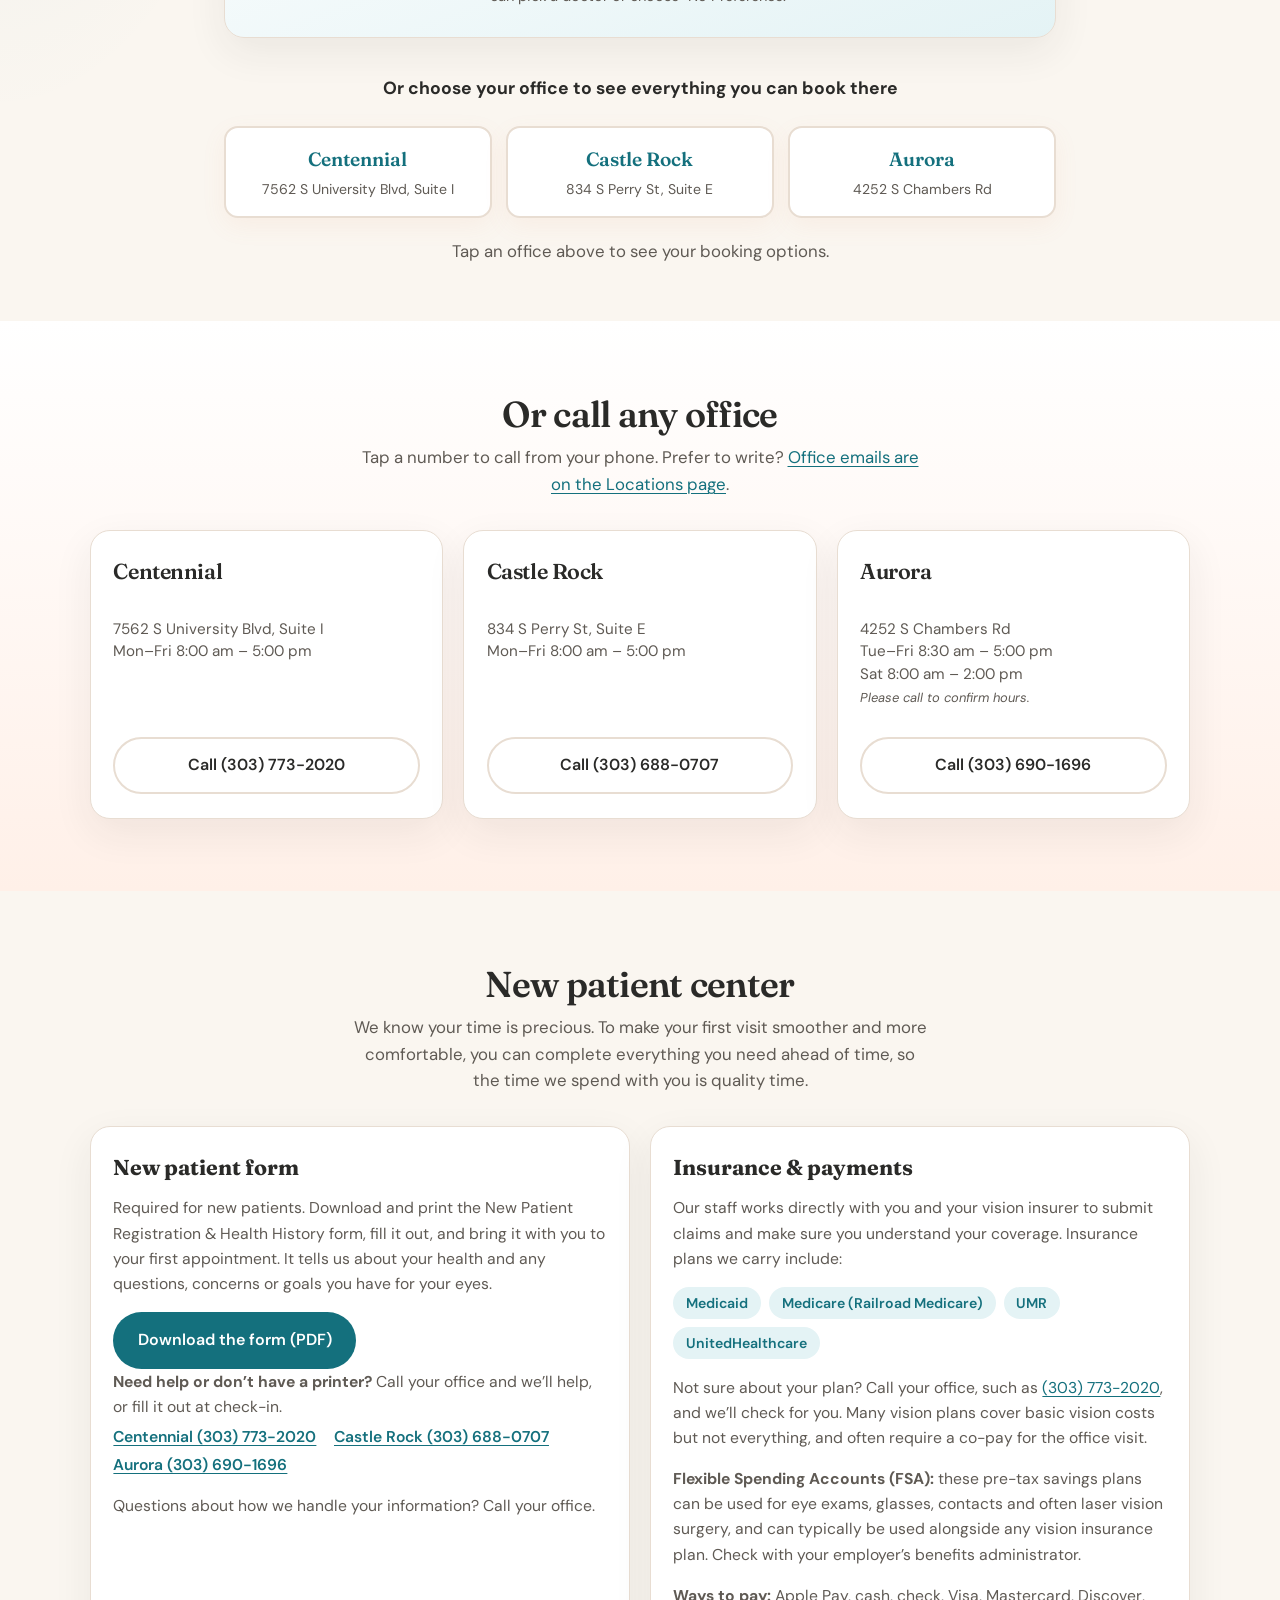
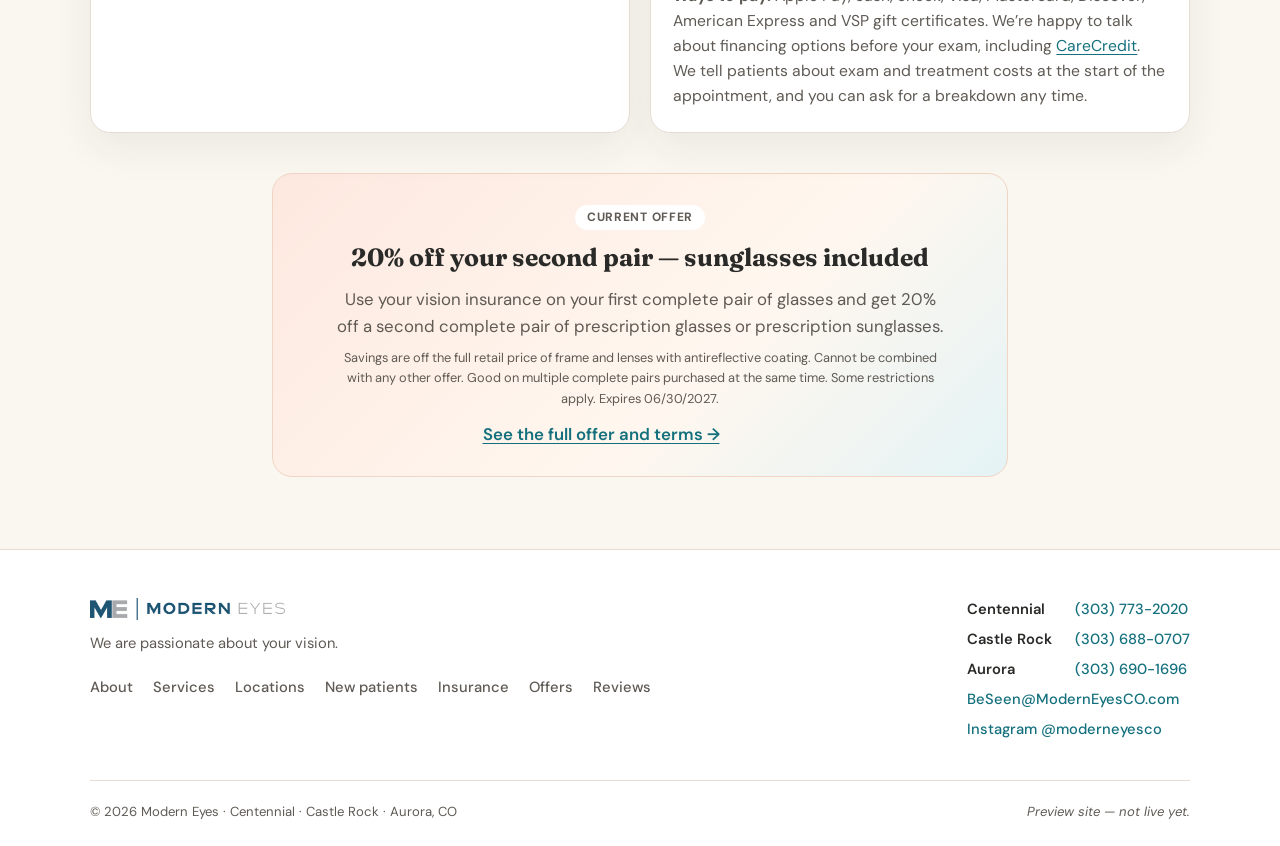
<file: book.html>
<!DOCTYPE html>
<html lang="en">
<head>
  <meta charset="UTF-8" />
  <meta name="viewport" content="width=device-width, initial-scale=1" />
  <title>Book an Appointment &amp; New Patients — Modern Eyes</title>
  <meta name="description" content="Book your Modern Eyes eye exam online in Centennial, Castle Rock or Aurora, download the new patient form, and see insurance and payment options." />
  <meta name="theme-color" content="#14707d" />
  <link rel="canonical" href="https://www.moderneyescolorado.com/book.html" />
  <meta property="og:type" content="website" />
  <meta property="og:site_name" content="Modern Eyes" />
  <meta property="og:title" content="Book an Appointment &amp; New Patients — Modern Eyes" />
  <meta property="og:description" content="Book your Modern Eyes eye exam online in Centennial, Castle Rock or Aurora, download the new patient form, and see insurance and payment options." />
  <meta property="og:url" content="https://www.moderneyescolorado.com/book.html" />
  <meta property="og:image" content="https://www.moderneyescolorado.com/assets/images/og-image.jpg" />
  <meta property="og:image:width" content="1200" />
  <meta property="og:image:height" content="630" />
  <meta property="og:image:alt" content="Modern Eyes logo over a photo of a man wearing glasses" />
  <meta name="twitter:card" content="summary_large_image" />
  <link rel="icon" href="favicon.ico" sizes="any" />
  <link rel="icon" type="image/png" href="assets/images/favicon.png" />
  <link rel="apple-touch-icon" href="assets/images/apple-touch-icon.png" />
  <link rel="preconnect" href="https://fonts.googleapis.com" />
  <link rel="preconnect" href="https://fonts.gstatic.com" crossorigin />
  <link href="https://fonts.googleapis.com/css2?family=DM+Sans:ital,opsz,wght@0,9..40,400;0,9..40,500;0,9..40,600;0,9..40,700;1,9..40,400&amp;family=Fraunces:opsz,wght@9..144,500;9..144,600;9..144,700&amp;display=swap" rel="stylesheet" />
  <link rel="stylesheet" href="css/styles.css" />
</head>
<body>
  <a class="skip-link" href="#main">Skip to content</a>

  <header class="site-header">
    <div class="container header-inner">
      <a class="logo" href="index.html">
        <img class="logo-img" src="assets/images/logo.png" alt="Modern Eyes" width="612" height="69" />
      </a>
      <button class="nav-toggle" type="button" aria-label="Open menu" aria-expanded="false" aria-controls="site-nav">
        <span></span><span></span>
      </button>
      <nav class="nav" id="site-nav" aria-label="Primary">
        <a href="index.html">Home</a>
        <a href="about.html">About</a>
        <a href="services.html">Services</a>
        <a href="locations.html">Locations</a>
        <a href="book.html" aria-current="page">Patients</a>
        <a href="reviews.html">Reviews</a>
        <a class="nav-cta" href="book.html#book-online">Book online</a>
      </nav>
    </div>
  </header>

  <main id="main">
    <section class="page-hero">
      <div class="container">
        <nav class="breadcrumb" aria-label="Breadcrumb"><a href="index.html">← Back to home</a></nav>
        <p class="eyebrow">Appointments</p>
        <h1>Book &amp; get ready for your visit.</h1>
        <p class="lead">Pick your office, see what you can book online, or give us a call. New patient? <a href="#new-patients">Everything you need is below</a>.</p>
      </div>
    </section>

    <!-- Booking options below were read from Ben's live Eyefinity scheduler (Nov 26, 2026). Online visit types:
         Centennial & Castle Rock: Eye Exam - New Patient, Eye Exam - Existing Patient, Medical Visit (Non-Emergency).
         Aurora: Eye Exam - New Patient, Eye Exam - Existing Patient (no Medical Visit online).
         Doctors offered online: Centennial & Castle Rock = Sturdy, Keesey; Aurora = Sturdy, Anderson.
         If Ben changes visit types in Eyefinity, update this section. -->
    <section class="booking" id="book-online" aria-labelledby="online-heading">
      <div class="container">
        <div class="section-head section-head-center">
          <p class="eyebrow">Book an appointment</p>
          <h2 id="online-heading">Book your visit</h2>
          <p>Not sure which visit to pick? Use the quick guide below, or choose your office to see what you can book online there. The online scheduler opens in a new tab, so this page stays open and you can come right back.</p>
        </div>


        <!-- "Which exam do I need?" guide. Visit-type labels below are copied exactly from the Eyefinity scheduler (checked Nov 26, 2026). -->
        <div class="exam-guide" id="exam-guide" aria-labelledby="guide-heading">
          <div class="guide-head">
            <p class="guide-kicker">Not sure what to book?</p>
            <h3 id="guide-heading">Which exam do I need?</h3>
            <p class="guide-intro">Answer a few quick questions and we’ll tell you exactly which visit to pick in the online scheduler, or when it’s best to call.</p>
          </div>

          <div class="guide-app" data-guide>
            <div class="guide-step" data-step="reason">
              <p class="guide-progress" data-progress>Question 1</p>
              <h4 class="guide-q" tabindex="-1">What’s the main reason for your visit?</h4>
              <div class="guide-options" role="group" aria-label="Main reason for your visit">
                <button type="button" class="guide-opt" data-reason="routine"><span class="opt-title">Routine eye checkup</span><span class="opt-desc">My yearly exam, or it’s been a while</span></button>
                <button type="button" class="guide-opt" data-reason="glasses"><span class="opt-title">New glasses or prescription</span><span class="opt-desc">Things look blurry, or I want an updated prescription</span></button>
                <button type="button" class="guide-opt" data-reason="contacts"><span class="opt-title">Contact lenses</span><span class="opt-desc">New contacts, a fitting, or specialty lenses</span></button>
                <button type="button" class="guide-opt" data-reason="problem"><span class="opt-title">An eye problem that isn’t an emergency</span><span class="opt-desc">Red, itchy or irritated eyes, or a check on glaucoma, cataracts or another eye condition</span></button>
                <button type="button" class="guide-opt" data-reason="child"><span class="opt-title">An eye exam for my child</span><span class="opt-desc">Eye care for kids</span></button>
                <button type="button" class="guide-opt" data-reason="lasik"><span class="opt-title">LASIK questions</span><span class="opt-desc">Am I a candidate? Care before or after surgery</span></button>
                <button type="button" class="guide-opt guide-opt-urgent" data-reason="urgent"><span class="opt-title">Something urgent</span><span class="opt-desc">An eye injury, something stuck in my eye, a chemical splash, a painful red eye, sudden vision loss, or sudden new flashes or floaters</span></button>
              </div>
            </div>

            <div class="guide-step" data-step="patient" hidden>
              <p class="guide-progress" data-progress>Question 2</p>
              <h4 class="guide-q" tabindex="-1">Have you been to Modern Eyes before?</h4>
              <p class="guide-hint">A visit to any of our three offices counts.</p>
              <div class="guide-options guide-options-2" role="group" aria-label="Have you been to Modern Eyes before?">
                <button type="button" class="guide-opt" data-patient="existing"><span class="opt-title">Yes, I’ve been before</span></button>
                <button type="button" class="guide-opt" data-patient="new"><span class="opt-title">No, this is my first visit</span></button>
              </div>
              <button type="button" class="guide-back" data-back>← Back</button>
            </div>

            <div class="guide-step" data-step="office" hidden>
              <p class="guide-progress" data-progress>Question 3</p>
              <h4 class="guide-q" tabindex="-1">Which office works best for you?</h4>
              <div class="guide-options guide-options-3" role="group" aria-label="Choose an office">
                <button type="button" class="guide-opt" data-office="centennial"><span class="opt-title">Centennial</span><span class="opt-desc">7562 S University Blvd</span></button>
                <button type="button" class="guide-opt" data-office="castle-rock"><span class="opt-title">Castle Rock</span><span class="opt-desc">834 S Perry St</span></button>
                <button type="button" class="guide-opt" data-office="aurora"><span class="opt-title">Aurora</span><span class="opt-desc">4252 S Chambers Rd</span></button>
              </div>
              <button type="button" class="guide-back" data-back>← Back</button>
            </div>

            <div class="guide-result" data-result aria-live="polite" hidden></div>
          </div>

          <div class="guide-fallback">
            <h4>Quick guide: what to book</h4>
            <div class="guide-table-wrap">
              <table class="guide-table">
                <caption class="sr-only">Which visit to book for each reason</caption>
                <thead><tr><th scope="col">If you need…</th><th scope="col">Do this</th></tr></thead>
                <tbody>
                  <tr><th scope="row">A routine checkup or new glasses, first time at Modern Eyes</th><td>Book online: <strong>Eye Exam - New Patient</strong> (any office)</td></tr>
                  <tr><th scope="row">A routine checkup or new glasses, been here before</th><td>Book online: <strong>Eye Exam - Existing Patient</strong> (any office)</td></tr>
                  <tr><th scope="row">An eye problem that isn’t an emergency</th><td>Book online: <strong>Medical Visit (Non-Emergency)</strong> at Centennial or Castle Rock. For Aurora, call (303) 690-1696.</td></tr>
                  <tr><th scope="row">Contact lenses</th><td>Call your office to book</td></tr>
                  <tr><th scope="row">An eye exam for a child</th><td>Call your office to book</td></tr>
                  <tr><th scope="row">LASIK questions</th><td>Call your office</td></tr>
                  <tr><th scope="row">Something urgent: an injury, something in your eye, a chemical splash, a painful red eye, or sudden vision changes</th><td><strong>Call your office right away.</strong> If we’re closed, or it’s a serious injury, a chemical splash or sudden vision loss, go to the nearest emergency room or call 911.</td></tr>
                </tbody>
              </table>
            </div>
            <p class="guide-phones">Centennial <a href="tel:+13037732020">(303) 773-2020</a> · Castle Rock <a href="tel:+13036880707">(303) 688-0707</a> · Aurora <a href="tel:+13036901696">(303) 690-1696</a></p>
            <p><a class="btn btn-primary" href="https://scheduler.eyefinity.com/index.html?domainName=moderneyesco.com" target="_blank" rel="noopener">Open the online scheduler<span class="sr-only"> (opens in a new tab)</span></a></p>
          </div>

          <div class="visit-explainer">
            <h4>What the online visit types mean</h4>
            <dl class="visit-defs">
              <div class="visit-def">
                <dt>Eye Exam - New Patient</dt>
                <dd>Your first visit to Modern Eyes. A full eye and vision exam: vision testing for glasses, eye pressure, and a complete eye health check with retinal imaging. Please bring the <a href="#new-patients">new patient form</a>.</dd>
              </div>
              <div class="visit-def">
                <dt>Eye Exam - Existing Patient</dt>
                <dd>The same full exam for patients we’ve seen before. Pick this for your yearly checkup or an updated glasses prescription.</dd>
              </div>
              <div class="visit-def">
                <dt>Medical Visit (Non-Emergency)</dt>
                <dd>For a specific eye health concern that isn’t an emergency. Online at Centennial and Castle Rock only. Not sure which visit to pick? Call your office.</dd>
              </div>
            </dl>
            <p class="visit-note">For every online booking, the scheduler asks for your <strong>insurance carrier</strong>, so keep your insurance card handy. You can pick a doctor or choose “No Preference.”</p>
          </div>
        </div>

        <h3 class="picker-heading">Or choose your office to see everything you can book there</h3>
        <div class="loc-picker" role="group" aria-label="Choose an office">
          <a class="loc-choice" href="#book-centennial" data-loc="centennial" aria-controls="book-centennial">
            <span class="loc-choice-name">Centennial</span>
            <span class="loc-choice-addr">7562 S University Blvd, Suite I</span>
          </a>
          <a class="loc-choice" href="#book-castle-rock" data-loc="castle-rock" aria-controls="book-castle-rock">
            <span class="loc-choice-name">Castle Rock</span>
            <span class="loc-choice-addr">834 S Perry St, Suite E</span>
          </a>
          <a class="loc-choice" href="#book-aurora" data-loc="aurora" aria-controls="book-aurora">
            <span class="loc-choice-name">Aurora</span>
            <span class="loc-choice-addr">4252 S Chambers Rd</span>
          </a>
        </div>
        <p class="loc-prompt" id="loc-prompt">Tap an office above to see your booking options.</p>

        <div class="booking-panel" id="book-centennial" data-loc="centennial" tabindex="-1" aria-labelledby="book-centennial-title">
          <div class="booking-panel-head">
            <h3 id="book-centennial-title">Centennial office</h3>
            <p class="booking-meta">7562 S University Blvd, Suite I · Mon–Fri 8:00 am – 5:00 pm</p>
            <p class="booking-summary">At Centennial you can book an <strong>eye exam</strong> (new or existing patient) or a <strong>non-emergency medical visit</strong> online. For other services, call <a href="tel:+13037732020">(303) 773-2020</a>.</p>
          </div>
          <div class="booking-cols">
            <div class="booking-online">
              <h4>Book online</h4>
              <ul class="visit-types">
                <li>Eye Exam - New Patient</li>
                <li>Eye Exam - Existing Patient</li>
                <li>Medical Visit (Non-Emergency)</li>
              </ul>
              <p class="booking-steps">In the scheduler, choose <strong>Modern Eyes - Centennial</strong>, then your visit type, insurance and a time. You can pick Dr. Benjamin Sturdy or Dr. Tara Keesey, or “No Preference.”</p>
              <a class="btn btn-primary btn-block booking-go" href="https://scheduler.eyefinity.com/index.html?domainName=moderneyesco.com" target="_blank" rel="noopener">Continue to online scheduler <svg class="ext-icon" aria-hidden="true" viewBox="0 0 24 24" width="18" height="18"><path d="M14 4h6v6M20 4l-9 9M18 14v5a1 1 0 0 1-1 1H5a1 1 0 0 1-1-1V7a1 1 0 0 1 1-1h5" fill="none" stroke="currentColor" stroke-width="2" stroke-linecap="round" stroke-linejoin="round"/></svg><span class="sr-only"> (opens in a new tab)</span></a>
              <p class="new-tab-hint" aria-hidden="true">Opens in a new tab. This page stays open.</p>
              <a class="btn btn-secondary btn-block" href="tel:+13037732020">Call Centennial (303) 773-2020</a>
            </div>
            <div class="booking-services">
              <h4>Our services</h4>
              <ul class="svc-list">
                <li class="svc-row">
                  <div class="svc-text"><a class="svc-name" href="services.html#exams">Comprehensive eye &amp; vision exams</a><span class="svc-desc">Yearly checkups: vision, eye pressure and a full eye health check.</span></div>
                  <span class="svc-tag tag-online">Book online · eye exam</span>
                </li>
                <li class="svc-row">
                  <div class="svc-text"><a class="svc-name" href="services.html#technology">Drop-free exams &amp; retinal imaging</a><span class="svc-desc">Ultra-wide-field retinal imaging is standard, often with no dilating drops.</span></div>
                  <span class="svc-tag tag-online">Part of your exam</span>
                </li>
                <li class="svc-row">
                  <div class="svc-text"><a class="svc-name" href="services.html#contacts">Contact lens exams &amp; fittings</a><span class="svc-desc">Soft, toric, multifocal and colored lenses. Ask at your eye exam or call.</span></div>
                  <span class="svc-tag tag-call">Call the office</span>
                </li>
                <li class="svc-row">
                  <div class="svc-text"><a class="svc-name" href="services.html#specialty-contacts">Hard-to-fit &amp; specialty contacts</a><span class="svc-desc">Scleral, hybrid and gas permeable lenses for keratoconus, dry eye and more.</span></div>
                  <span class="svc-tag tag-call">Call the office</span>
                </li>
                <li class="svc-row">
                  <div class="svc-text"><a class="svc-name" href="services.html#eyewear">Glasses, frames &amp; optical department</a><span class="svc-desc">A wide selection of designer frames, with help from our staff finding your fit.</span></div>
                  <span class="svc-tag tag-call">Call the office</span>
                </li>
                <li class="svc-row">
                  <div class="svc-text"><a class="svc-name" href="services.html#frames">Frame style guide by face shape</a><span class="svc-desc">Not sure what suits you? We’ll help you pick frames for your face shape.</span></div>
                  <span class="svc-tag tag-call">Call the office</span>
                </li>
                <li class="svc-row">
                  <div class="svc-text"><a class="svc-name" href="services.html#sunglasses">Sunglasses &amp; UV protection</a><span class="svc-desc">Prescription sunglasses, plus tips on UV protection and polarized lenses.</span></div>
                  <span class="svc-tag tag-call">Call the office</span>
                </li>
                <li class="svc-row">
                  <div class="svc-text"><a class="svc-name" href="services.html#eye-health">Eye disease screening &amp; treatment</a><span class="svc-desc">Glaucoma, cataracts, macular degeneration and other eye health concerns.</span></div>
                  <span class="svc-tag tag-call">Call the office</span>
                </li>
                <li class="svc-row">
                  <div class="svc-text"><a class="svc-name" href="services.html#emergencies">Eye emergencies</a><span class="svc-desc">Red eye, an injury or something stuck in your eye. <a class="svc-call" href="tel:+13037732020">Call (303) 773-2020</a></span></div>
                  <span class="svc-tag tag-urgent">Call right away</span>
                </li>
                <li class="svc-row">
                  <div class="svc-text"><a class="svc-name" href="services.html#lasik">LASIK &amp; surgical co-management</a><span class="svc-desc">Candidacy check, referral and care before and after surgery.</span></div>
                  <span class="svc-tag tag-call">Call the office</span>
                </li>
                <li class="svc-row">
                  <div class="svc-text"><a class="svc-name" href="services.html#kids">Pediatric eye care</a><span class="svc-desc">Lighthearted, fun eye care for children. Call your office to book.</span></div>
                  <span class="svc-tag tag-call">Call the office</span>
                </li>
              </ul>
            </div>
          </div>
        </div>

        <div class="booking-panel" id="book-castle-rock" data-loc="castle-rock" tabindex="-1" aria-labelledby="book-castle-rock-title">
          <div class="booking-panel-head">
            <h3 id="book-castle-rock-title">Castle Rock office</h3>
            <p class="booking-meta">834 S Perry St, Suite E · Mon–Fri 8:00 am – 5:00 pm</p>
            <p class="booking-summary">At Castle Rock you can book an <strong>eye exam</strong> (new or existing patient) or a <strong>non-emergency medical visit</strong> online. For other services, call <a href="tel:+13036880707">(303) 688-0707</a>.</p>
          </div>
          <div class="booking-cols">
            <div class="booking-online">
              <h4>Book online</h4>
              <ul class="visit-types">
                <li>Eye Exam - New Patient</li>
                <li>Eye Exam - Existing Patient</li>
                <li>Medical Visit (Non-Emergency)</li>
              </ul>
              <p class="booking-steps">In the scheduler, choose <strong>Modern Eyes - Castle Rock</strong>, then your visit type, insurance and a time. You can pick Dr. Benjamin Sturdy or Dr. Tara Keesey, or “No Preference.”</p>
              <a class="btn btn-primary btn-block booking-go" href="https://scheduler.eyefinity.com/index.html?domainName=moderneyesco.com" target="_blank" rel="noopener">Continue to online scheduler <svg class="ext-icon" aria-hidden="true" viewBox="0 0 24 24" width="18" height="18"><path d="M14 4h6v6M20 4l-9 9M18 14v5a1 1 0 0 1-1 1H5a1 1 0 0 1-1-1V7a1 1 0 0 1 1-1h5" fill="none" stroke="currentColor" stroke-width="2" stroke-linecap="round" stroke-linejoin="round"/></svg><span class="sr-only"> (opens in a new tab)</span></a>
              <p class="new-tab-hint" aria-hidden="true">Opens in a new tab. This page stays open.</p>
              <a class="btn btn-secondary btn-block" href="tel:+13036880707">Call Castle Rock (303) 688-0707</a>
            </div>
            <div class="booking-services">
              <h4>Our services</h4>
              <ul class="svc-list">
                <li class="svc-row">
                  <div class="svc-text"><a class="svc-name" href="services.html#exams">Comprehensive eye &amp; vision exams</a><span class="svc-desc">Yearly checkups: vision, eye pressure and a full eye health check.</span></div>
                  <span class="svc-tag tag-online">Book online · eye exam</span>
                </li>
                <li class="svc-row">
                  <div class="svc-text"><a class="svc-name" href="services.html#technology">Drop-free exams &amp; retinal imaging</a><span class="svc-desc">Ultra-wide-field retinal imaging is standard, often with no dilating drops.</span></div>
                  <span class="svc-tag tag-online">Part of your exam</span>
                </li>
                <li class="svc-row">
                  <div class="svc-text"><a class="svc-name" href="services.html#contacts">Contact lens exams &amp; fittings</a><span class="svc-desc">Soft, toric, multifocal and colored lenses. Ask at your eye exam or call.</span></div>
                  <span class="svc-tag tag-call">Call the office</span>
                </li>
                <li class="svc-row">
                  <div class="svc-text"><a class="svc-name" href="services.html#specialty-contacts">Hard-to-fit &amp; specialty contacts</a><span class="svc-desc">Scleral, hybrid and gas permeable lenses for keratoconus, dry eye and more.</span></div>
                  <span class="svc-tag tag-call">Call the office</span>
                </li>
                <li class="svc-row">
                  <div class="svc-text"><a class="svc-name" href="services.html#eyewear">Glasses, frames &amp; optical department</a><span class="svc-desc">A wide selection of designer frames, with help from our staff finding your fit.</span></div>
                  <span class="svc-tag tag-call">Call the office</span>
                </li>
                <li class="svc-row">
                  <div class="svc-text"><a class="svc-name" href="services.html#frames">Frame style guide by face shape</a><span class="svc-desc">Not sure what suits you? We’ll help you pick frames for your face shape.</span></div>
                  <span class="svc-tag tag-call">Call the office</span>
                </li>
                <li class="svc-row">
                  <div class="svc-text"><a class="svc-name" href="services.html#sunglasses">Sunglasses &amp; UV protection</a><span class="svc-desc">Prescription sunglasses, plus tips on UV protection and polarized lenses.</span></div>
                  <span class="svc-tag tag-call">Call the office</span>
                </li>
                <li class="svc-row">
                  <div class="svc-text"><a class="svc-name" href="services.html#eye-health">Eye disease screening &amp; treatment</a><span class="svc-desc">Glaucoma, cataracts, macular degeneration and other eye health concerns.</span></div>
                  <span class="svc-tag tag-call">Call the office</span>
                </li>
                <li class="svc-row">
                  <div class="svc-text"><a class="svc-name" href="services.html#emergencies">Eye emergencies</a><span class="svc-desc">Red eye, an injury or something stuck in your eye. <a class="svc-call" href="tel:+13036880707">Call (303) 688-0707</a></span></div>
                  <span class="svc-tag tag-urgent">Call right away</span>
                </li>
                <li class="svc-row">
                  <div class="svc-text"><a class="svc-name" href="services.html#lasik">LASIK &amp; surgical co-management</a><span class="svc-desc">Candidacy check, referral and care before and after surgery.</span></div>
                  <span class="svc-tag tag-call">Call the office</span>
                </li>
                <li class="svc-row">
                  <div class="svc-text"><a class="svc-name" href="services.html#kids">Pediatric eye care</a><span class="svc-desc">Lighthearted, fun eye care for children. Call your office to book.</span></div>
                  <span class="svc-tag tag-call">Call the office</span>
                </li>
              </ul>
            </div>
          </div>
        </div>

        <div class="booking-panel" id="book-aurora" data-loc="aurora" tabindex="-1" aria-labelledby="book-aurora-title">
          <div class="booking-panel-head">
            <h3 id="book-aurora-title">Aurora office</h3>
            <p class="booking-meta">4252 S Chambers Rd · Tue–Fri 8:30 am – 5:00 pm · Sat 8:00 am – 2:00 pm</p>
            <p class="booking-summary">At Aurora you can book an <strong>eye exam</strong> (new or existing patient) online. For medical visits and other services, call <a href="tel:+13036901696">(303) 690-1696</a>.</p>
          </div>
          <div class="booking-cols">
            <div class="booking-online">
              <h4>Book online</h4>
              <ul class="visit-types">
                <li>Eye Exam - New Patient</li>
                <li>Eye Exam - Existing Patient</li>
              </ul>
              <p class="booking-steps">In the scheduler, choose <strong>Modern Eyes - Aurora</strong>, then your visit type, insurance and a time. You can pick Dr. Benjamin Sturdy or Dr. Kevin Anderson, or “No Preference.”</p>
              <a class="btn btn-primary btn-block booking-go" href="https://scheduler.eyefinity.com/index.html?domainName=moderneyesco.com" target="_blank" rel="noopener">Continue to online scheduler <svg class="ext-icon" aria-hidden="true" viewBox="0 0 24 24" width="18" height="18"><path d="M14 4h6v6M20 4l-9 9M18 14v5a1 1 0 0 1-1 1H5a1 1 0 0 1-1-1V7a1 1 0 0 1 1-1h5" fill="none" stroke="currentColor" stroke-width="2" stroke-linecap="round" stroke-linejoin="round"/></svg><span class="sr-only"> (opens in a new tab)</span></a>
              <p class="new-tab-hint" aria-hidden="true">Opens in a new tab. This page stays open.</p>
              <a class="btn btn-secondary btn-block" href="tel:+13036901696">Call Aurora (303) 690-1696</a>
            </div>
            <div class="booking-services">
              <h4>Our services</h4>
              <ul class="svc-list">
                <li class="svc-row">
                  <div class="svc-text"><a class="svc-name" href="services.html#exams">Comprehensive eye &amp; vision exams</a><span class="svc-desc">Yearly checkups: vision, eye pressure and a full eye health check.</span></div>
                  <span class="svc-tag tag-online">Book online · eye exam</span>
                </li>
                <li class="svc-row">
                  <div class="svc-text"><a class="svc-name" href="services.html#technology">Drop-free exams &amp; retinal imaging</a><span class="svc-desc">Ultra-wide-field retinal imaging is standard, often with no dilating drops.</span></div>
                  <span class="svc-tag tag-online">Part of your exam</span>
                </li>
                <li class="svc-row">
                  <div class="svc-text"><a class="svc-name" href="services.html#contacts">Contact lens exams &amp; fittings</a><span class="svc-desc">Soft, toric, multifocal and colored lenses. Ask at your eye exam or call.</span></div>
                  <span class="svc-tag tag-call">Call the office</span>
                </li>
                <li class="svc-row">
                  <div class="svc-text"><a class="svc-name" href="services.html#specialty-contacts">Hard-to-fit &amp; specialty contacts</a><span class="svc-desc">Scleral, hybrid and gas permeable lenses for keratoconus, dry eye and more.</span></div>
                  <span class="svc-tag tag-call">Call the office</span>
                </li>
                <li class="svc-row">
                  <div class="svc-text"><a class="svc-name" href="services.html#eyewear">Glasses, frames &amp; optical department</a><span class="svc-desc">A wide selection of designer frames, with help from our staff finding your fit.</span></div>
                  <span class="svc-tag tag-call">Call the office</span>
                </li>
                <li class="svc-row">
                  <div class="svc-text"><a class="svc-name" href="services.html#frames">Frame style guide by face shape</a><span class="svc-desc">Not sure what suits you? We’ll help you pick frames for your face shape.</span></div>
                  <span class="svc-tag tag-call">Call the office</span>
                </li>
                <li class="svc-row">
                  <div class="svc-text"><a class="svc-name" href="services.html#sunglasses">Sunglasses &amp; UV protection</a><span class="svc-desc">Prescription sunglasses, plus tips on UV protection and polarized lenses.</span></div>
                  <span class="svc-tag tag-call">Call the office</span>
                </li>
                <li class="svc-row">
                  <div class="svc-text"><a class="svc-name" href="services.html#eye-health">Eye disease screening &amp; treatment</a><span class="svc-desc">Glaucoma, cataracts, macular degeneration and other eye health concerns.</span></div>
                  <span class="svc-tag tag-call">Call the office</span>
                </li>
                <li class="svc-row">
                  <div class="svc-text"><a class="svc-name" href="services.html#emergencies">Eye emergencies</a><span class="svc-desc">Red eye, an injury or something stuck in your eye. <a class="svc-call" href="tel:+13036901696">Call (303) 690-1696</a></span></div>
                  <span class="svc-tag tag-urgent">Call right away</span>
                </li>
                <li class="svc-row">
                  <div class="svc-text"><a class="svc-name" href="services.html#lasik">LASIK &amp; surgical co-management</a><span class="svc-desc">Candidacy check, referral and care before and after surgery.</span></div>
                  <span class="svc-tag tag-call">Call the office</span>
                </li>
                <li class="svc-row">
                  <div class="svc-text"><a class="svc-name" href="services.html#kids">Pediatric eye care</a><span class="svc-desc">Lighthearted, fun eye care for children. Call your office to book.</span></div>
                  <span class="svc-tag tag-call">Call the office</span>
                </li>
              </ul>
            </div>
          </div>
        </div>

      </div>
    </section>

    <section class="book" aria-labelledby="call-heading">
      <div class="container">
        <div class="section-head section-head-center">
          <h2 id="call-heading">Or call any office</h2>
          <p>Tap a number to call from your phone. Prefer to write? <a href="locations.html">Office emails are on the Locations page</a>.</p>
        </div>

        <div class="card-grid book-grid">
          <article class="card book-card">
            <h3>Centennial</h3>
            <p class="address">7562 S University Blvd, Suite I<br />Mon–Fri 8:00 am – 5:00 pm</p>
            <a class="btn btn-secondary btn-block" href="tel:+13037732020">Call (303) 773-2020</a>
          </article>
          <article class="card book-card">
            <h3>Castle Rock</h3>
            <p class="address">834 S Perry St, Suite E<br />Mon–Fri 8:00 am – 5:00 pm</p>
            <a class="btn btn-secondary btn-block" href="tel:+13036880707">Call (303) 688-0707</a>
          </article>
          <article class="card book-card">
            <!-- NEEDS BEN'S CONFIRMATION: Aurora hours differ between the old sites. moderneyescolorado.com (shown here) says Tue–Fri 8:30–5:00, Sat 8:00–2:00. moderneyesco.com says Tue–Thu 9:00–5:30, Fri 9:00–5:00, Sat 9:00–2:00. -->
            <h3>Aurora</h3>
            <p class="address">4252 S Chambers Rd<br />Tue–Fri 8:30 am – 5:00 pm<br />Sat 8:00 am – 2:00 pm<br /><span class="hours-note">Please call to confirm hours.</span></p>
            <a class="btn btn-secondary btn-block" href="tel:+13036901696">Call (303) 690-1696</a>
          </article>
        </div>
      </div>
    </section>

    <section class="patients" id="new-patients" aria-labelledby="np-heading">
      <div class="container">
        <div class="section-head section-head-center">
          <h2 id="np-heading">New patient center</h2>
          <p>We know your time is precious. To make your first visit smoother and more comfortable, you can complete everything you need ahead of time, so the time we spend with you is quality time.</p>
        </div>
        <div class="card-grid-2">
          <article class="card info-card">
            <h3>New patient form</h3>
            <p>Required for new patients. Download and print the New Patient Registration &amp; Health History form, fill it out, and bring it with you to your first appointment. It tells us about your health and any questions, concerns or goals you have for your eyes.</p>
            <a class="btn btn-primary" href="assets/forms/new-patient-form.pdf" target="_blank" rel="noopener">Download the form (PDF)</a>
            <p class="form-help"><strong>Need help or don’t have a printer?</strong> Call your office and we’ll help, or fill it out at check-in.
              <span class="form-help-calls"><a href="tel:+13037732020">Centennial (303) 773-2020</a><a href="tel:+13036880707">Castle Rock (303) 688-0707</a><a href="tel:+13036901696">Aurora (303) 690-1696</a></span></p>
            <!-- TODO (owner): link the practice's Notice of Privacy Practices here once Ben sends it. Checked moderneyescolorado.com, moderneyesco.com and the old Online Forms page on Nov 27, 2026: no privacy notice is published, so nothing is linked on purpose. The form also asks for a Social Security number; Ben should review which fields are still needed. -->
            <p class="form-privacy" data-todo="privacy-notice">Questions about how we handle your information? Call your office. <!-- TODO (owner): replace this sentence with a link to the privacy notice --></p>
          </article>
          <article class="card info-card" id="insurance">
            <h3>Insurance &amp; payments</h3>
            <p>Our staff works directly with you and your vision insurer to submit claims and make sure you understand your coverage. Insurance plans we carry include:</p>
            <ul class="pill-list">
              <li>Medicaid</li>
              <li>Medicare (Railroad Medicare)</li>
              <li>UMR</li>
              <li>UnitedHealthcare</li>
            </ul>
            <p>Not sure about your plan? Call your office, such as <a href="tel:+13037732020">(303) 773-2020</a>, and we’ll check for you. Many vision plans cover basic vision costs but not everything, and often require a co-pay for the office visit.</p>
            <p><strong>Flexible Spending Accounts (FSA):</strong> these pre-tax savings plans can be used for eye exams, glasses, contacts and often laser vision surgery, and can typically be used alongside any vision insurance plan. Check with your employer’s benefits administrator.</p>
            <p><strong>Ways to pay:</strong> Apple Pay, cash, check, Visa, Mastercard, Discover, American Express and VSP gift certificates. We’re happy to talk about financing options before your exam, including <a href="https://www.carecredit.com/" target="_blank" rel="noopener noreferrer">CareCredit</a>. We tell patients about exam and treatment costs at the start of the appointment, and you can ask for a breakdown any time.</p>
          </article>
        </div>
        <aside class="offer-card" id="offers" aria-label="Current offer" data-offer-expires="2027-06-30">
          <p class="offer-tag">Current offer</p>
          <h3>20% off your second pair — sunglasses included</h3>
          <p>Use your vision insurance on your first complete pair of glasses and get 20% off a second complete pair of prescription glasses or prescription sunglasses.</p>
          <p class="offer-fine">Savings are off the full retail price of frame and lenses with antireflective coating. Cannot be combined with any other offer. Good on multiple complete pairs purchased at the same time. Some restrictions apply. Expires 06/30/2027.</p>
          <p class="offer-more"><a href="offer-second-pair.html">See the full offer and terms →</a></p>
        </aside>

      </div>
    </section>
  </main>

  <footer class="site-footer">
    <div class="container footer-inner">
      <div class="footer-col">
        <img class="footer-logo" src="assets/images/logo.png" alt="Modern Eyes" width="612" height="69" loading="lazy" />
        <p class="footer-tag">We are passionate about your vision.</p>
        <nav class="footer-nav" aria-label="Footer">
          <a href="about.html">About</a>
          <a href="services.html">Services</a>
          <a href="locations.html">Locations</a>
          <a href="book.html#new-patients">New patients</a>
          <a href="book.html#insurance">Insurance</a>
          <a href="offer-second-pair.html">Offers</a>
          <a href="reviews.html">Reviews</a>
        </nav>
      </div>
      <div class="footer-col footer-contact">
        <p><strong>Centennial</strong> <a href="tel:+13037732020">(303) 773-2020</a></p>
        <p><strong>Castle Rock</strong> <a href="tel:+13036880707">(303) 688-0707</a></p>
        <p><strong>Aurora</strong> <a href="tel:+13036901696">(303) 690-1696</a></p>
        <p><a href="mailto:BeSeen@ModernEyesCO.com">BeSeen@ModernEyesCO.com</a></p>
        <p><a href="https://www.instagram.com/moderneyesco/" target="_blank" rel="noopener noreferrer">Instagram @moderneyesco</a></p>
        <!-- NOTE FOR BEN: the old site's Facebook link (facebook.com/moderneyeslacosta) goes to a different clinic in California, so it was NOT carried over. Send us the correct Modern Eyes Facebook page if there is one. -->
      </div>
    </div>
    <div class="container footer-bottom">
      <p>© 2026 Modern Eyes · Centennial · Castle Rock · Aurora, CO</p>
      <p class="footer-preview">Preview site — not live yet.</p>
    </div>
  </footer>

  <script src="js/main.js"></script>
</body>
</html>
</file>
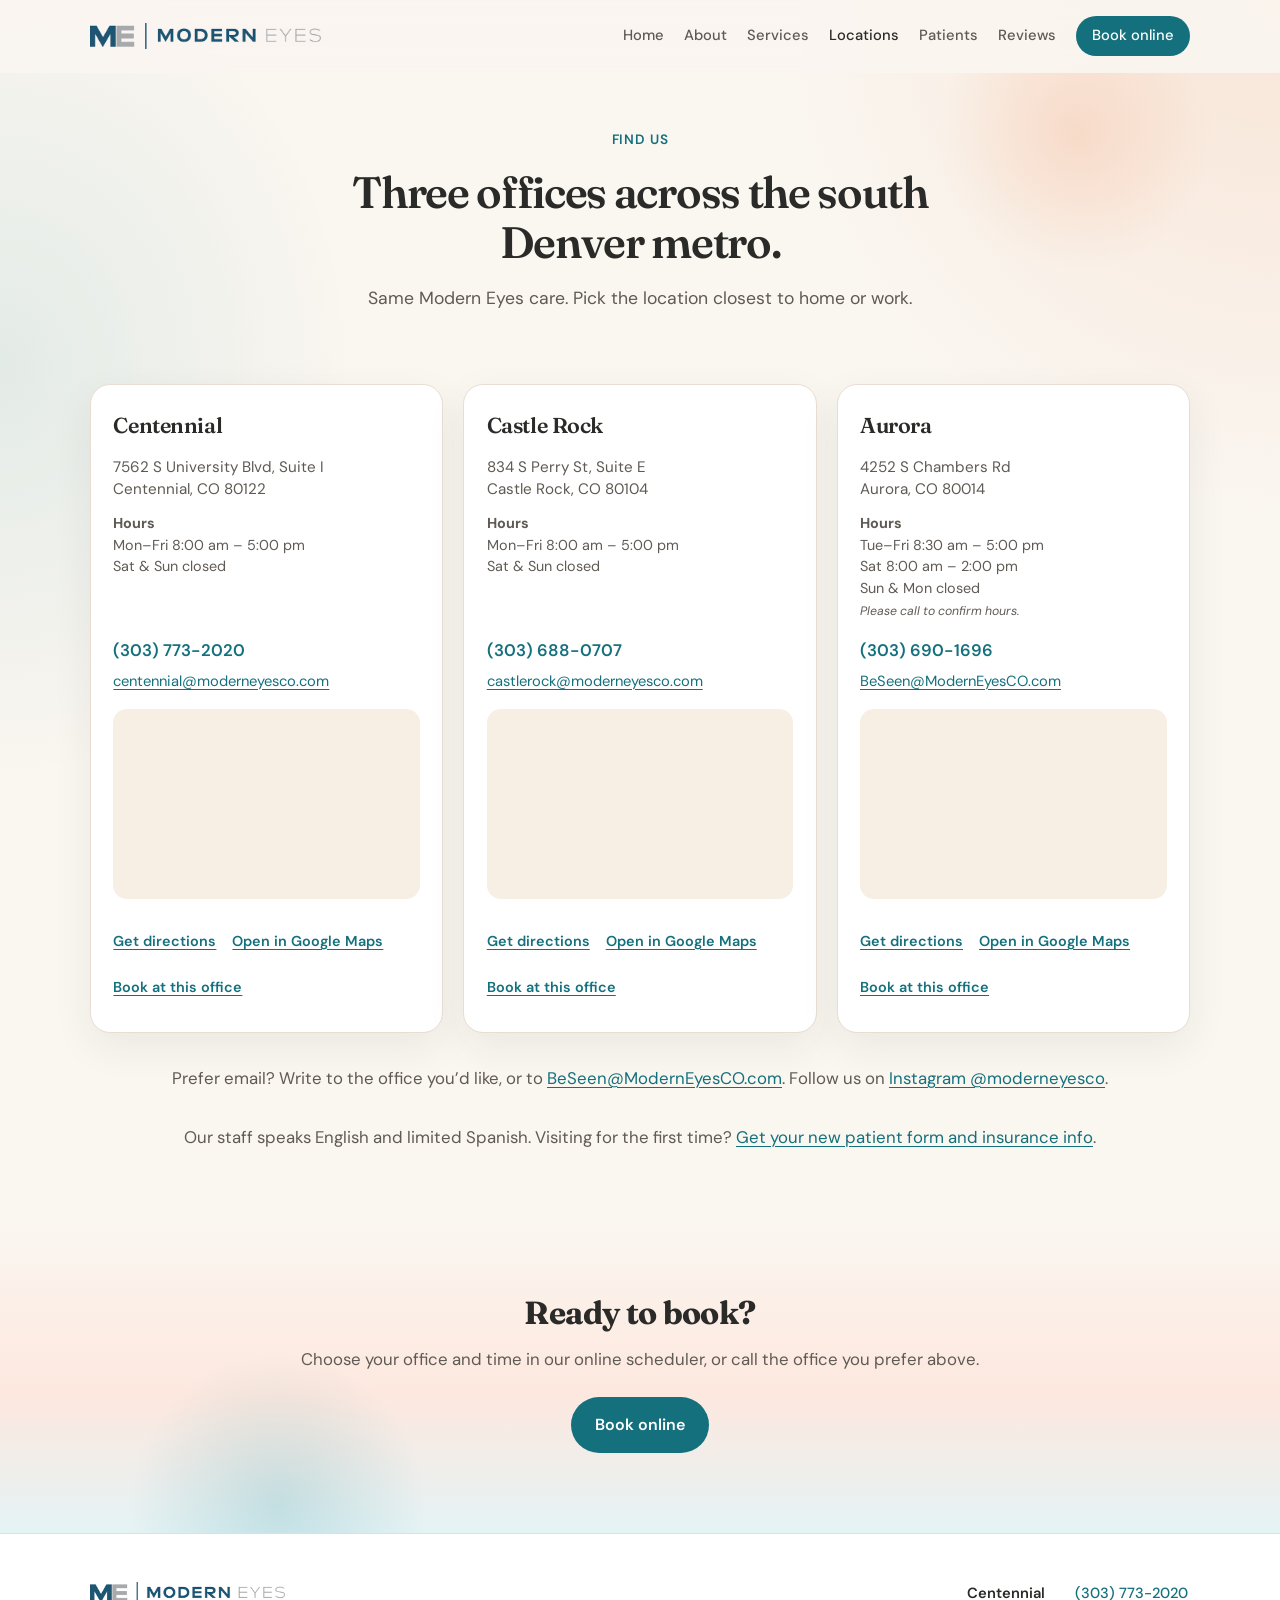
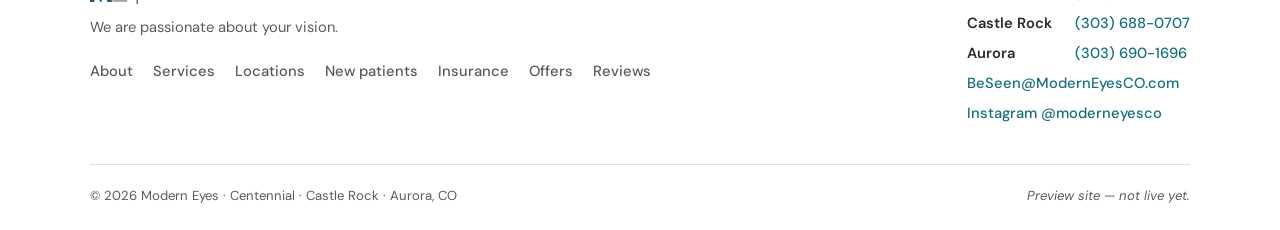
<file: locations.html>
<!DOCTYPE html>
<html lang="en">
<head>
  <meta charset="UTF-8" />
  <meta name="viewport" content="width=device-width, initial-scale=1" />
  <title>Locations &amp; Hours — Modern Eyes</title>
  <meta name="description" content="Modern Eyes optometry offices in Centennial, Castle Rock and Aurora, Colorado: addresses, phone numbers, hours and maps." />
  <meta name="theme-color" content="#14707d" />
  <link rel="canonical" href="https://www.moderneyescolorado.com/locations.html" />
  <meta property="og:type" content="website" />
  <meta property="og:site_name" content="Modern Eyes" />
  <meta property="og:title" content="Locations &amp; Hours — Modern Eyes" />
  <meta property="og:description" content="Modern Eyes optometry offices in Centennial, Castle Rock and Aurora, Colorado: addresses, phone numbers, hours and maps." />
  <meta property="og:url" content="https://www.moderneyescolorado.com/locations.html" />
  <meta property="og:image" content="https://www.moderneyescolorado.com/assets/images/og-image.jpg" />
  <meta property="og:image:width" content="1200" />
  <meta property="og:image:height" content="630" />
  <meta property="og:image:alt" content="Modern Eyes logo over a photo of a man wearing glasses" />
  <meta name="twitter:card" content="summary_large_image" />
  <link rel="icon" href="favicon.ico" sizes="any" />
  <link rel="icon" type="image/png" href="assets/images/favicon.png" />
  <link rel="apple-touch-icon" href="assets/images/apple-touch-icon.png" />
  <link rel="preconnect" href="https://fonts.googleapis.com" />
  <link rel="preconnect" href="https://fonts.gstatic.com" crossorigin />
  <link href="https://fonts.googleapis.com/css2?family=DM+Sans:ital,opsz,wght@0,9..40,400;0,9..40,500;0,9..40,600;0,9..40,700;1,9..40,400&amp;family=Fraunces:opsz,wght@9..144,500;9..144,600;9..144,700&amp;display=swap" rel="stylesheet" />
  <link rel="stylesheet" href="css/styles.css" />
</head>
<body>
  <a class="skip-link" href="#main">Skip to content</a>

  <header class="site-header">
    <div class="container header-inner">
      <a class="logo" href="index.html">
        <img class="logo-img" src="assets/images/logo.png" alt="Modern Eyes" width="612" height="69" />
      </a>
      <button class="nav-toggle" type="button" aria-label="Open menu" aria-expanded="false" aria-controls="site-nav">
        <span></span><span></span>
      </button>
      <nav class="nav" id="site-nav" aria-label="Primary">
        <a href="index.html">Home</a>
        <a href="about.html">About</a>
        <a href="services.html">Services</a>
        <a href="locations.html" aria-current="page">Locations</a>
        <a href="book.html">Patients</a>
        <a href="reviews.html">Reviews</a>
        <a class="nav-cta" href="book.html#book-online">Book online</a>
      </nav>
    </div>
  </header>

  <main id="main">
    <section class="page-hero">
      <div class="container">
        <p class="eyebrow">Find us</p>
        <h1>Three offices across the south Denver metro.</h1>
        <p class="lead">Same Modern Eyes care. Pick the location closest to home or work.</p>
      </div>
    </section>

    <section class="locations hours-section" aria-labelledby="loc-heading">
      <div class="container">
        <h2 id="loc-heading" class="sr-only">Office locations</h2>
        <div class="card-grid">
          <article class="card location-card" id="centennial">
            <h3>Centennial</h3>
            <p class="address">7562 S University Blvd, Suite I<br />Centennial, CO 80122</p>
            <p class="hours"><strong>Hours</strong><br />Mon–Fri 8:00 am – 5:00 pm<br />Sat &amp; Sun closed</p>
            <a class="phone" href="tel:+13037732020">(303) 773-2020</a>
            <a class="loc-email" href="mailto:centennial@moderneyesco.com">centennial@moderneyesco.com</a>
            <iframe class="map-embed" title="Map of Modern Eyes Centennial" loading="lazy" referrerpolicy="no-referrer-when-downgrade" src="https://www.google.com/maps?q=7562+S+University+Blvd+Suite+I+Centennial+CO+80122&amp;output=embed"></iframe>
            <p class="loc-links"><a href="https://www.google.com/maps/dir/?api=1&amp;destination=Modern+Eyes+7562+S+University+Blvd+Suite+I+Centennial+CO+80122" target="_blank" rel="noopener noreferrer">Get directions</a><a href="https://www.google.com/maps/search/?api=1&amp;query=Modern+Eyes+7562+S+University+Blvd+Suite+I+Centennial+CO+80122" target="_blank" rel="noopener noreferrer">Open in Google Maps</a><a href="book.html#book-centennial">Book at this office</a></p>
          </article>
          <article class="card location-card" id="castle-rock">
            <h3>Castle Rock</h3>
            <p class="address">834 S Perry St, Suite E<br />Castle Rock, CO 80104</p>
            <p class="hours"><strong>Hours</strong><br />Mon–Fri 8:00 am – 5:00 pm<br />Sat &amp; Sun closed</p>
            <a class="phone" href="tel:+13036880707">(303) 688-0707</a>
            <a class="loc-email" href="mailto:castlerock@moderneyesco.com">castlerock@moderneyesco.com</a>
            <iframe class="map-embed" title="Map of Modern Eyes Castle Rock" loading="lazy" referrerpolicy="no-referrer-when-downgrade" src="https://www.google.com/maps?q=834+S+Perry+St+Suite+E+Castle+Rock+CO+80104&amp;output=embed"></iframe>
            <p class="loc-links"><a href="https://www.google.com/maps/dir/?api=1&amp;destination=Modern+Eyes+834+S+Perry+St+Suite+E+Castle+Rock+CO+80104" target="_blank" rel="noopener noreferrer">Get directions</a><a href="https://www.google.com/maps/search/?api=1&amp;query=Modern+Eyes+834+S+Perry+St+Suite+E+Castle+Rock+CO+80104&amp;query_place_id=ChIJsxq_UhCYbIcRTTwOJ1T3jU8" target="_blank" rel="noopener noreferrer">Open in Google Maps</a><a href="book.html#book-castle-rock">Book at this office</a></p>
          </article>
          <article class="card location-card" id="aurora">
            <!-- NEEDS BEN'S CONFIRMATION: Aurora hours differ between the old sites. moderneyescolorado.com (shown here) says Tue–Fri 8:30–5:00, Sat 8:00–2:00. moderneyesco.com says Tue–Thu 9:00–5:30, Fri 9:00–5:00, Sat 9:00–2:00. Both say Sun & Mon closed. -->
            <h3>Aurora</h3>
            <p class="address">4252 S Chambers Rd<br />Aurora, CO 80014</p>
            <p class="hours"><strong>Hours</strong><br />Tue–Fri 8:30 am – 5:00 pm<br />Sat 8:00 am – 2:00 pm<br />Sun &amp; Mon closed<br /><span class="hours-note">Please call to confirm hours.</span></p>
            <a class="phone" href="tel:+13036901696">(303) 690-1696</a>
            <a class="loc-email" href="mailto:BeSeen@ModernEyesCO.com">BeSeen@ModernEyesCO.com</a>
            <iframe class="map-embed" title="Map of Modern Eyes Aurora" loading="lazy" referrerpolicy="no-referrer-when-downgrade" src="https://www.google.com/maps?q=4252+S+Chambers+Rd+Aurora+CO+80014&amp;output=embed"></iframe>
            <p class="loc-links"><a href="https://www.google.com/maps/dir/?api=1&amp;destination=Modern+Eyes+4252+S+Chambers+Rd+Aurora+CO+80014" target="_blank" rel="noopener noreferrer">Get directions</a><a href="https://www.google.com/maps/search/?api=1&amp;query=Modern+Eyes+4252+S+Chambers+Rd+Aurora+CO+80014" target="_blank" rel="noopener noreferrer">Open in Google Maps</a><a href="book.html#book-aurora">Book at this office</a></p>
          </article>
        </div>
        <p class="contact-line">
          Prefer email? Write to the office you’d like, or to <a href="mailto:BeSeen@ModernEyesCO.com">BeSeen@ModernEyesCO.com</a>.
          Follow us on <a href="https://www.instagram.com/moderneyesco/" target="_blank" rel="noopener noreferrer">Instagram @moderneyesco</a>.
        </p>
        <p class="contact-line">Our staff speaks English and limited Spanish. Visiting for the first time? <a href="book.html#new-patients">Get your new patient form and insurance info</a>.</p>
      </div>
    </section>

    <section class="cta-band">
      <div class="container cta-inner">
        <h2>Ready to book?</h2>
        <p>Choose your office and time in our online scheduler, or call the office you prefer above.</p>
        <div class="cta-actions">
          <a class="btn btn-primary" href="book.html#book-online">Book online</a>
        </div>
      </div>
    </section>
  </main>

  <footer class="site-footer">
    <div class="container footer-inner">
      <div class="footer-col">
        <img class="footer-logo" src="assets/images/logo.png" alt="Modern Eyes" width="612" height="69" loading="lazy" />
        <p class="footer-tag">We are passionate about your vision.</p>
        <nav class="footer-nav" aria-label="Footer">
          <a href="about.html">About</a>
          <a href="services.html">Services</a>
          <a href="locations.html">Locations</a>
          <a href="book.html#new-patients">New patients</a>
          <a href="book.html#insurance">Insurance</a>
          <a href="offer-second-pair.html">Offers</a>
          <a href="reviews.html">Reviews</a>
        </nav>
      </div>
      <div class="footer-col footer-contact">
        <p><strong>Centennial</strong> <a href="tel:+13037732020">(303) 773-2020</a></p>
        <p><strong>Castle Rock</strong> <a href="tel:+13036880707">(303) 688-0707</a></p>
        <p><strong>Aurora</strong> <a href="tel:+13036901696">(303) 690-1696</a></p>
        <p><a href="mailto:BeSeen@ModernEyesCO.com">BeSeen@ModernEyesCO.com</a></p>
        <p><a href="https://www.instagram.com/moderneyesco/" target="_blank" rel="noopener noreferrer">Instagram @moderneyesco</a></p>
        <!-- NOTE FOR BEN: the old site's Facebook link (facebook.com/moderneyeslacosta) goes to a different clinic in California, so it was NOT carried over. Send us the correct Modern Eyes Facebook page if there is one. -->
      </div>
    </div>
    <div class="container footer-bottom">
      <p>© 2026 Modern Eyes · Centennial · Castle Rock · Aurora, CO</p>
      <p class="footer-preview">Preview site — not live yet.</p>
    </div>
  </footer>

  <script src="js/main.js"></script>
</body>
</html>
</file>
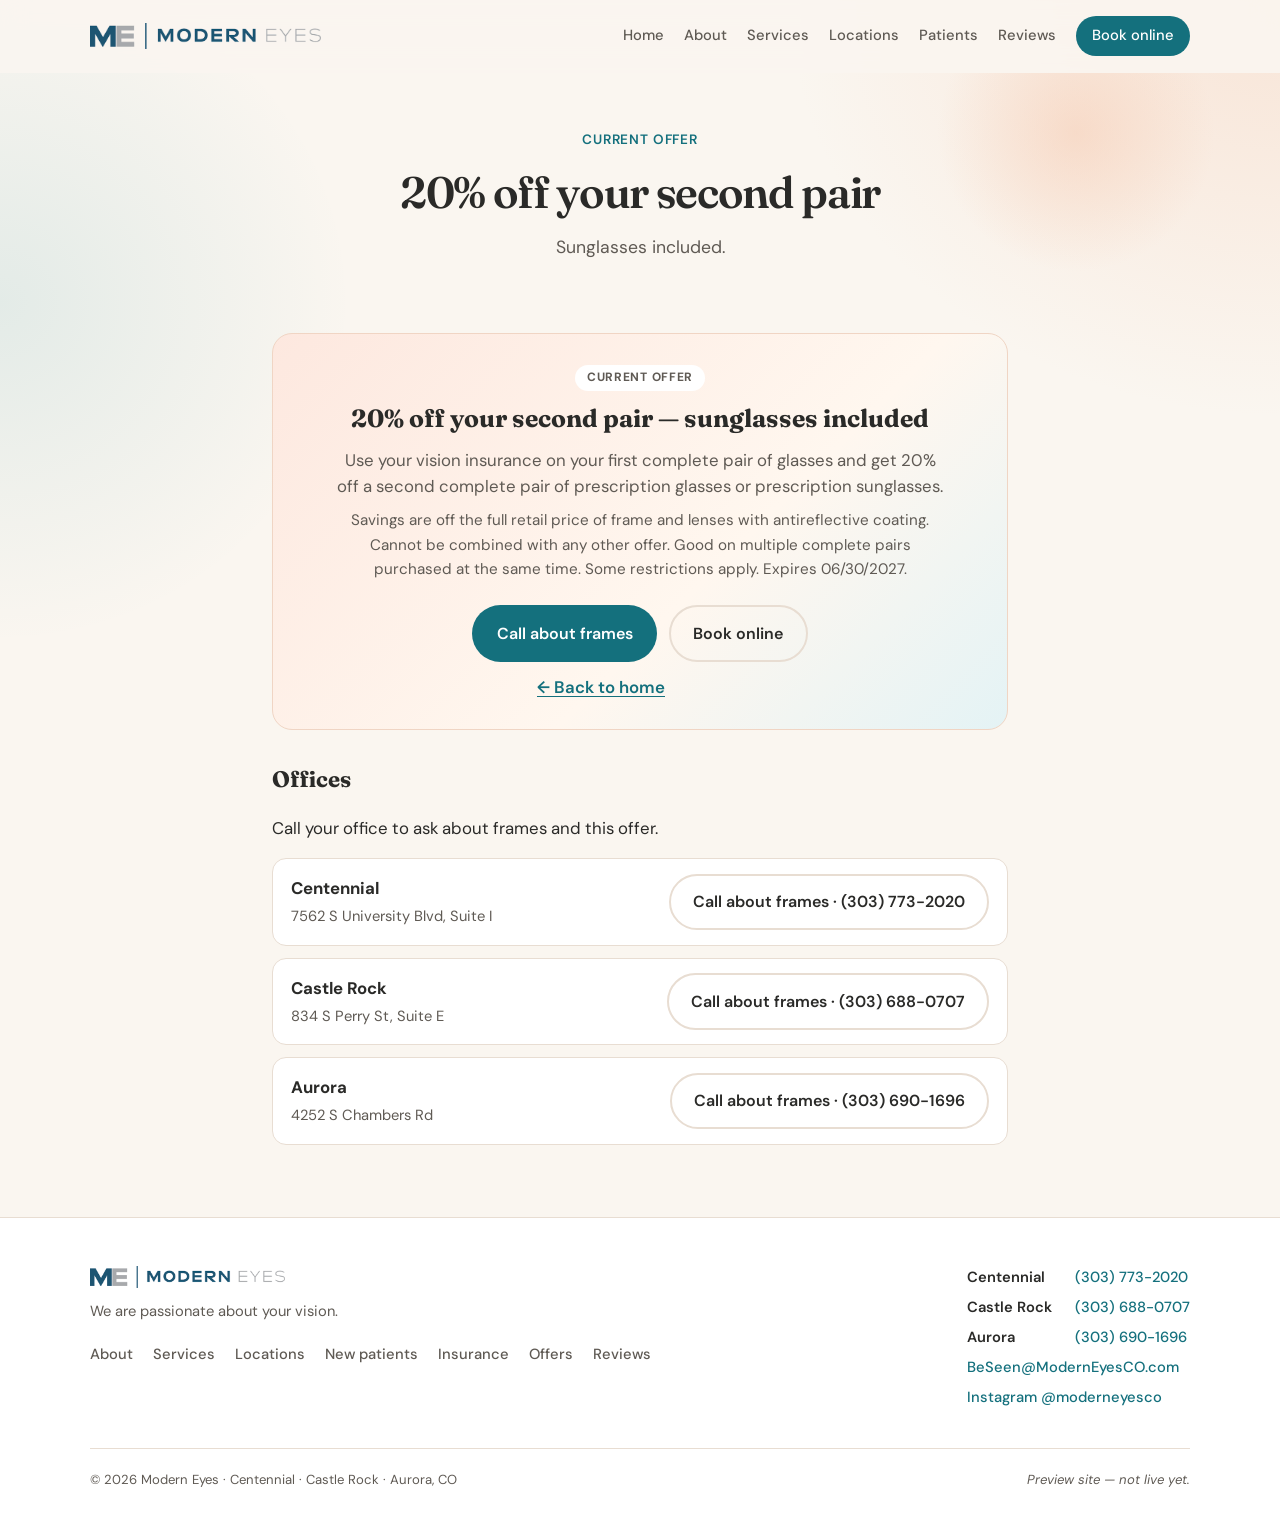
<file: offer-second-pair.html>
<!DOCTYPE html>
<html lang="en">
<head>
  <meta charset="UTF-8" />
  <meta name="viewport" content="width=device-width, initial-scale=1" />
  <title>20% off your second pair — Modern Eyes</title>
  <meta name="description" content="Use your vision insurance on your first complete pair of glasses and get 20% off a second complete pair of prescription glasses or prescription sunglasses at Modern Eyes. Expires 06/30/2027." />
  <meta name="theme-color" content="#14707d" />
  <link rel="canonical" href="https://www.moderneyescolorado.com/offer-second-pair.html" />
  <meta property="og:type" content="website" />
  <meta property="og:site_name" content="Modern Eyes" />
  <meta property="og:title" content="20% off your second pair — Modern Eyes" />
  <meta property="og:description" content="Use your vision insurance on your first complete pair of glasses and get 20% off a second complete pair of prescription glasses or prescription sunglasses." />
  <meta property="og:url" content="https://www.moderneyescolorado.com/offer-second-pair.html" />
  <meta property="og:image" content="https://www.moderneyescolorado.com/assets/images/og-image.jpg" />
  <meta property="og:image:width" content="1200" />
  <meta property="og:image:height" content="630" />
  <meta property="og:image:alt" content="Modern Eyes logo over a photo of a man wearing glasses" />
  <meta name="twitter:card" content="summary_large_image" />
  <link rel="icon" href="favicon.ico" sizes="any" />
  <link rel="icon" type="image/png" href="assets/images/favicon.png" />
  <link rel="apple-touch-icon" href="assets/images/apple-touch-icon.png" />
  <link rel="preconnect" href="https://fonts.googleapis.com" />
  <link rel="preconnect" href="https://fonts.gstatic.com" crossorigin />
  <link href="https://fonts.googleapis.com/css2?family=DM+Sans:ital,opsz,wght@0,9..40,400;0,9..40,500;0,9..40,600;0,9..40,700;1,9..40,400&amp;family=Fraunces:opsz,wght@9..144,500;9..144,600;9..144,700&amp;display=swap" rel="stylesheet" />
  <link rel="stylesheet" href="css/styles.css" />
</head>
<body>
  <a class="skip-link" href="#main">Skip to content</a>

  <header class="site-header">
    <div class="container header-inner">
      <a class="logo" href="index.html">
        <img class="logo-img" src="assets/images/logo.png" alt="Modern Eyes" width="612" height="69" />
      </a>
      <button class="nav-toggle" type="button" aria-label="Open menu" aria-expanded="false" aria-controls="site-nav">
        <span></span><span></span>
      </button>
      <nav class="nav" id="site-nav" aria-label="Primary">
        <a href="index.html">Home</a>
        <a href="about.html">About</a>
        <a href="services.html">Services</a>
        <a href="locations.html">Locations</a>
        <a href="book.html">Patients</a>
        <a href="reviews.html">Reviews</a>
        <a class="nav-cta" href="book.html#book-online">Book online</a>
      </nav>
    </div>
  </header>

  <main id="main">
    <section class="page-hero">
      <div class="container">
        <p class="eyebrow">Current offer</p>
        <h1>20% off your second pair</h1>
        <p class="lead">Sunglasses included.</p>
      </div>
    </section>

    <section class="section">
      <div class="container offer-page" data-offer-page>
        <!-- Offer wording below is copied exactly from https://www.moderneyescolorado.com/offers---promotions (checked Nov 27, 2026).
             To change the offer, edit the text here AND in the two offer cards (index.html, book.html), and update data-offer-expires on all three. -->
        <aside class="offer-card offer-live" id="offer" aria-label="Current offer" data-offer-expires="2027-06-30">
          <p class="offer-tag">Current offer</p>
          <h2>20% off your second pair — sunglasses included</h2>
          <p>Use your vision insurance on your first complete pair of glasses and get 20% off a second complete pair of prescription glasses or prescription sunglasses.</p>
          <p class="offer-fine">Savings are off the full retail price of frame and lenses with antireflective coating. Cannot be combined with any other offer. Good on multiple complete pairs purchased at the same time. Some restrictions apply. Expires 06/30/2027.</p>
          <div class="offer-actions" style="justify-content:center">
            <a class="btn btn-primary" href="#offices">Call about frames</a>
            <a class="btn btn-secondary" href="book.html#book-online">Book online</a>
          </div>
          <p class="offer-more"><a href="index.html">← Back to home</a></p>
        </aside>

        <section class="offer-offices offer-live" id="offices" aria-labelledby="offices-heading">
          <!-- TODO (Ben): the current offer page lists all three offices but does not say which ones take part. Confirm all three participate before launch. -->
          <h2 id="offices-heading">Offices</h2>
          <p>Call your office to ask about frames and this offer.</p>
          <ul class="offer-office-list">
            <li><div><strong>Centennial</strong><span>7562 S University Blvd, Suite I</span></div><a class="btn btn-secondary" href="tel:+13037732020">Call about frames · (303) 773-2020</a></li>
            <li><div><strong>Castle Rock</strong><span>834 S Perry St, Suite E</span></div><a class="btn btn-secondary" href="tel:+13036880707">Call about frames · (303) 688-0707</a></li>
            <li><div><strong>Aurora</strong><span>4252 S Chambers Rd</span></div><a class="btn btn-secondary" href="tel:+13036901696">Call about frames · (303) 690-1696</a></li>
          </ul>
        </section>

        <div class="offer-ended-box" id="offer-ended" role="status">
          <h2>This offer has ended</h2>
          <p>Thanks for stopping by. Call your office to ask about our current frames and eyewear.</p>
          <div class="offer-actions" style="justify-content:center">
            <a class="btn btn-primary" href="index.html">Back to home</a>
            <a class="btn btn-secondary" href="locations.html">Call an office</a>
            <a class="btn btn-secondary" href="services.html#frames">See eyewear</a>
          </div>
        </div>
      </div>
    </section>
  </main>

  <footer class="site-footer">
    <div class="container footer-inner">
      <div class="footer-col">
        <img class="footer-logo" src="assets/images/logo.png" alt="Modern Eyes" width="612" height="69" loading="lazy" />
        <p class="footer-tag">We are passionate about your vision.</p>
        <nav class="footer-nav" aria-label="Footer">
          <a href="about.html">About</a>
          <a href="services.html">Services</a>
          <a href="locations.html">Locations</a>
          <a href="book.html#new-patients">New patients</a>
          <a href="book.html#insurance">Insurance</a>
          <a href="offer-second-pair.html">Offers</a>
          <a href="reviews.html">Reviews</a>
        </nav>
      </div>
      <div class="footer-col footer-contact">
        <p><strong>Centennial</strong> <a href="tel:+13037732020">(303) 773-2020</a></p>
        <p><strong>Castle Rock</strong> <a href="tel:+13036880707">(303) 688-0707</a></p>
        <p><strong>Aurora</strong> <a href="tel:+13036901696">(303) 690-1696</a></p>
        <p><a href="mailto:BeSeen@ModernEyesCO.com">BeSeen@ModernEyesCO.com</a></p>
        <p><a href="https://www.instagram.com/moderneyesco/" target="_blank" rel="noopener noreferrer">Instagram @moderneyesco</a></p>
        <!-- NOTE FOR BEN: the old site's Facebook link (facebook.com/moderneyeslacosta) goes to a different clinic in California, so it was NOT carried over. Send us the correct Modern Eyes Facebook page if there is one. -->
      </div>
    </div>
    <div class="container footer-bottom">
      <p>© 2026 Modern Eyes · Centennial · Castle Rock · Aurora, CO</p>
      <p class="footer-preview">Preview site — not live yet.</p>
    </div>
  </footer>

  <script src="js/main.js"></script>
</body>
</html>
</file>
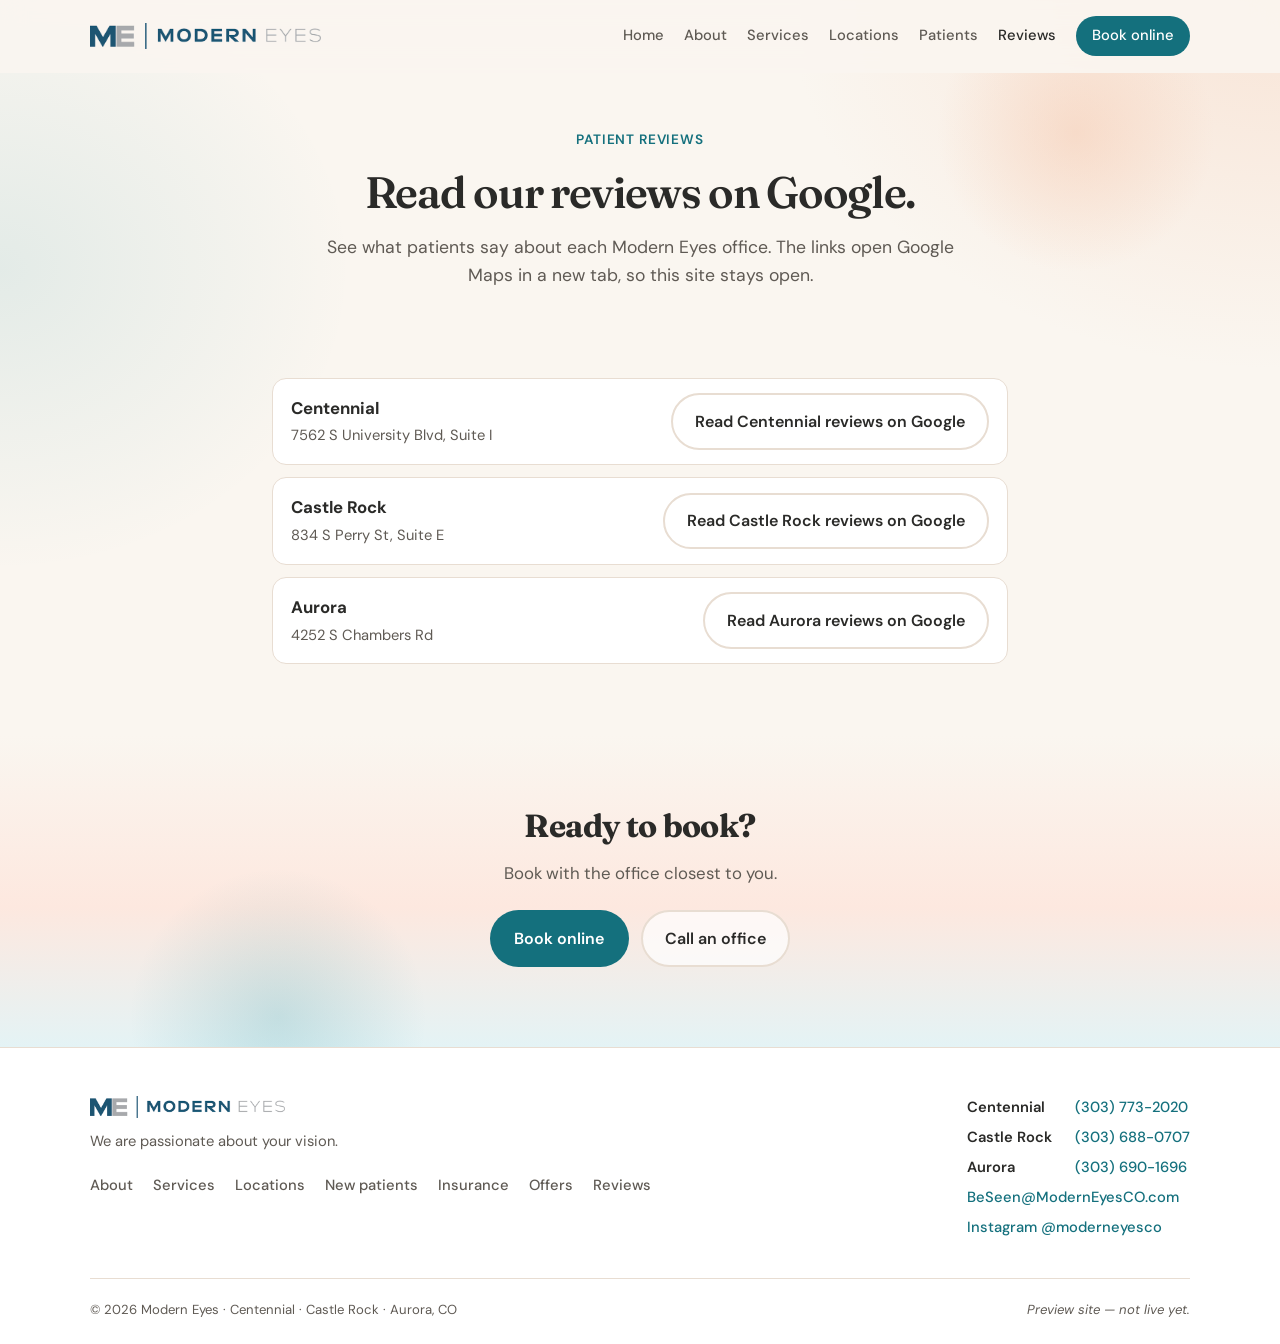
<file: reviews.html>
<!DOCTYPE html>
<html lang="en">
<head>
  <meta charset="UTF-8" />
  <meta name="viewport" content="width=device-width, initial-scale=1" />
  <title>Google Reviews — Modern Eyes</title>
  <meta name="description" content="Read Modern Eyes reviews on Google for the Centennial, Castle Rock and Aurora offices." />
  <meta name="theme-color" content="#14707d" />
  <link rel="canonical" href="https://www.moderneyescolorado.com/reviews.html" />
  <meta property="og:type" content="website" />
  <meta property="og:site_name" content="Modern Eyes" />
  <meta property="og:title" content="Patient Reviews — Modern Eyes" />
  <meta property="og:description" content="What families say about Modern Eyes optometry in Centennial, Castle Rock and Aurora, Colorado." />
  <meta property="og:url" content="https://www.moderneyescolorado.com/reviews.html" />
  <meta property="og:image" content="https://www.moderneyescolorado.com/assets/images/og-image.jpg" />
  <meta property="og:image:width" content="1200" />
  <meta property="og:image:height" content="630" />
  <meta property="og:image:alt" content="Modern Eyes logo over a photo of a man wearing glasses" />
  <meta name="twitter:card" content="summary_large_image" />
  <link rel="icon" href="favicon.ico" sizes="any" />
  <link rel="icon" type="image/png" href="assets/images/favicon.png" />
  <link rel="apple-touch-icon" href="assets/images/apple-touch-icon.png" />
  <link rel="preconnect" href="https://fonts.googleapis.com" />
  <link rel="preconnect" href="https://fonts.gstatic.com" crossorigin />
  <link href="https://fonts.googleapis.com/css2?family=DM+Sans:ital,opsz,wght@0,9..40,400;0,9..40,500;0,9..40,600;0,9..40,700;1,9..40,400&amp;family=Fraunces:opsz,wght@9..144,500;9..144,600;9..144,700&amp;display=swap" rel="stylesheet" />
  <link rel="stylesheet" href="css/styles.css" />
</head>
<body>
  <a class="skip-link" href="#main">Skip to content</a>

  <header class="site-header">
    <div class="container header-inner">
      <a class="logo" href="index.html">
        <img class="logo-img" src="assets/images/logo.png" alt="Modern Eyes" width="612" height="69" />
      </a>
      <button class="nav-toggle" type="button" aria-label="Open menu" aria-expanded="false" aria-controls="site-nav">
        <span></span><span></span>
      </button>
      <nav class="nav" id="site-nav" aria-label="Primary">
        <a href="index.html">Home</a>
        <a href="about.html">About</a>
        <a href="services.html">Services</a>
        <a href="locations.html">Locations</a>
        <a href="book.html">Patients</a>
        <a href="reviews.html" aria-current="page">Reviews</a>
        <a class="nav-cta" href="book.html#book-online">Book online</a>
      </nav>
    </div>
  </header>

  <main id="main">
    <section class="page-hero">
      <div class="container">
        <p class="eyebrow">Patient reviews</p>
        <h1>Read our reviews on Google.</h1>
        <p class="lead">See what patients say about each Modern Eyes office. The links open Google Maps in a new tab, so this site stays open.</p>
      </div>
    </section>

    <section class="reviews" aria-labelledby="reviews-heading">
      <div class="container offer-page">
        <h2 id="reviews-heading" class="sr-only">Google reviews by office</h2>
        <!-- Patient reviews are not copied onto this site. The old Testimonials page on moderneyescolorado.com is empty, and the earlier "sample" reviews were removed because they were not real. Links go to each office's real Google listing (place IDs checked Nov 27, 2026). -->
        <ul class="offer-office-list">
          <li><div><strong>Centennial</strong><span>7562 S University Blvd, Suite I</span></div><a class="btn btn-secondary" href="https://www.google.com/maps/search/?api=1&amp;query=Modern+Eyes&amp;query_place_id=ChIJP8NwteGDbIcR7UCZJ28lDOE" target="_blank" rel="noopener noreferrer">Read Centennial reviews on Google<span class="sr-only"> (opens in a new tab)</span></a></li>
          <li><div><strong>Castle Rock</strong><span>834 S Perry St, Suite E</span></div><a class="btn btn-secondary" href="https://www.google.com/maps/search/?api=1&amp;query=Modern+Eyes&amp;query_place_id=ChIJsxq_UhCYbIcRTTwOJ1T3jU8" target="_blank" rel="noopener noreferrer">Read Castle Rock reviews on Google<span class="sr-only"> (opens in a new tab)</span></a></li>
          <li><div><strong>Aurora</strong><span>4252 S Chambers Rd</span></div><a class="btn btn-secondary" href="https://www.google.com/maps/search/?api=1&amp;query=Modern+Eyes&amp;query_place_id=ChIJQVZuHPiIbIcReJuXt_mXE5o" target="_blank" rel="noopener noreferrer">Read Aurora reviews on Google<span class="sr-only"> (opens in a new tab)</span></a></li>
        </ul>
      </div>
    </section>

    <section class="cta-band">
      <div class="container cta-inner">
        <h2>Ready to book?</h2>
        <p>Book with the office closest to you.</p>
        <div class="cta-actions">
          <a class="btn btn-primary" href="book.html#book-online">Book online</a>
          <a class="btn btn-secondary" href="locations.html">Call an office</a>
        </div>
      </div>
    </section>
  </main>

  <footer class="site-footer">
    <div class="container footer-inner">
      <div class="footer-col">
        <img class="footer-logo" src="assets/images/logo.png" alt="Modern Eyes" width="612" height="69" loading="lazy" />
        <p class="footer-tag">We are passionate about your vision.</p>
        <nav class="footer-nav" aria-label="Footer">
          <a href="about.html">About</a>
          <a href="services.html">Services</a>
          <a href="locations.html">Locations</a>
          <a href="book.html#new-patients">New patients</a>
          <a href="book.html#insurance">Insurance</a>
          <a href="offer-second-pair.html">Offers</a>
          <a href="reviews.html">Reviews</a>
        </nav>
      </div>
      <div class="footer-col footer-contact">
        <p><strong>Centennial</strong> <a href="tel:+13037732020">(303) 773-2020</a></p>
        <p><strong>Castle Rock</strong> <a href="tel:+13036880707">(303) 688-0707</a></p>
        <p><strong>Aurora</strong> <a href="tel:+13036901696">(303) 690-1696</a></p>
        <p><a href="mailto:BeSeen@ModernEyesCO.com">BeSeen@ModernEyesCO.com</a></p>
        <p><a href="https://www.instagram.com/moderneyesco/" target="_blank" rel="noopener noreferrer">Instagram @moderneyesco</a></p>
        <!-- NOTE FOR BEN: the old site's Facebook link (facebook.com/moderneyeslacosta) goes to a different clinic in California, so it was NOT carried over. Send us the correct Modern Eyes Facebook page if there is one. -->
      </div>
    </div>
    <div class="container footer-bottom">
      <p>© 2026 Modern Eyes · Centennial · Castle Rock · Aurora, CO</p>
      <p class="footer-preview">Preview site — not live yet.</p>
    </div>
  </footer>

  <script src="js/main.js"></script>
</body>
</html>
</file>
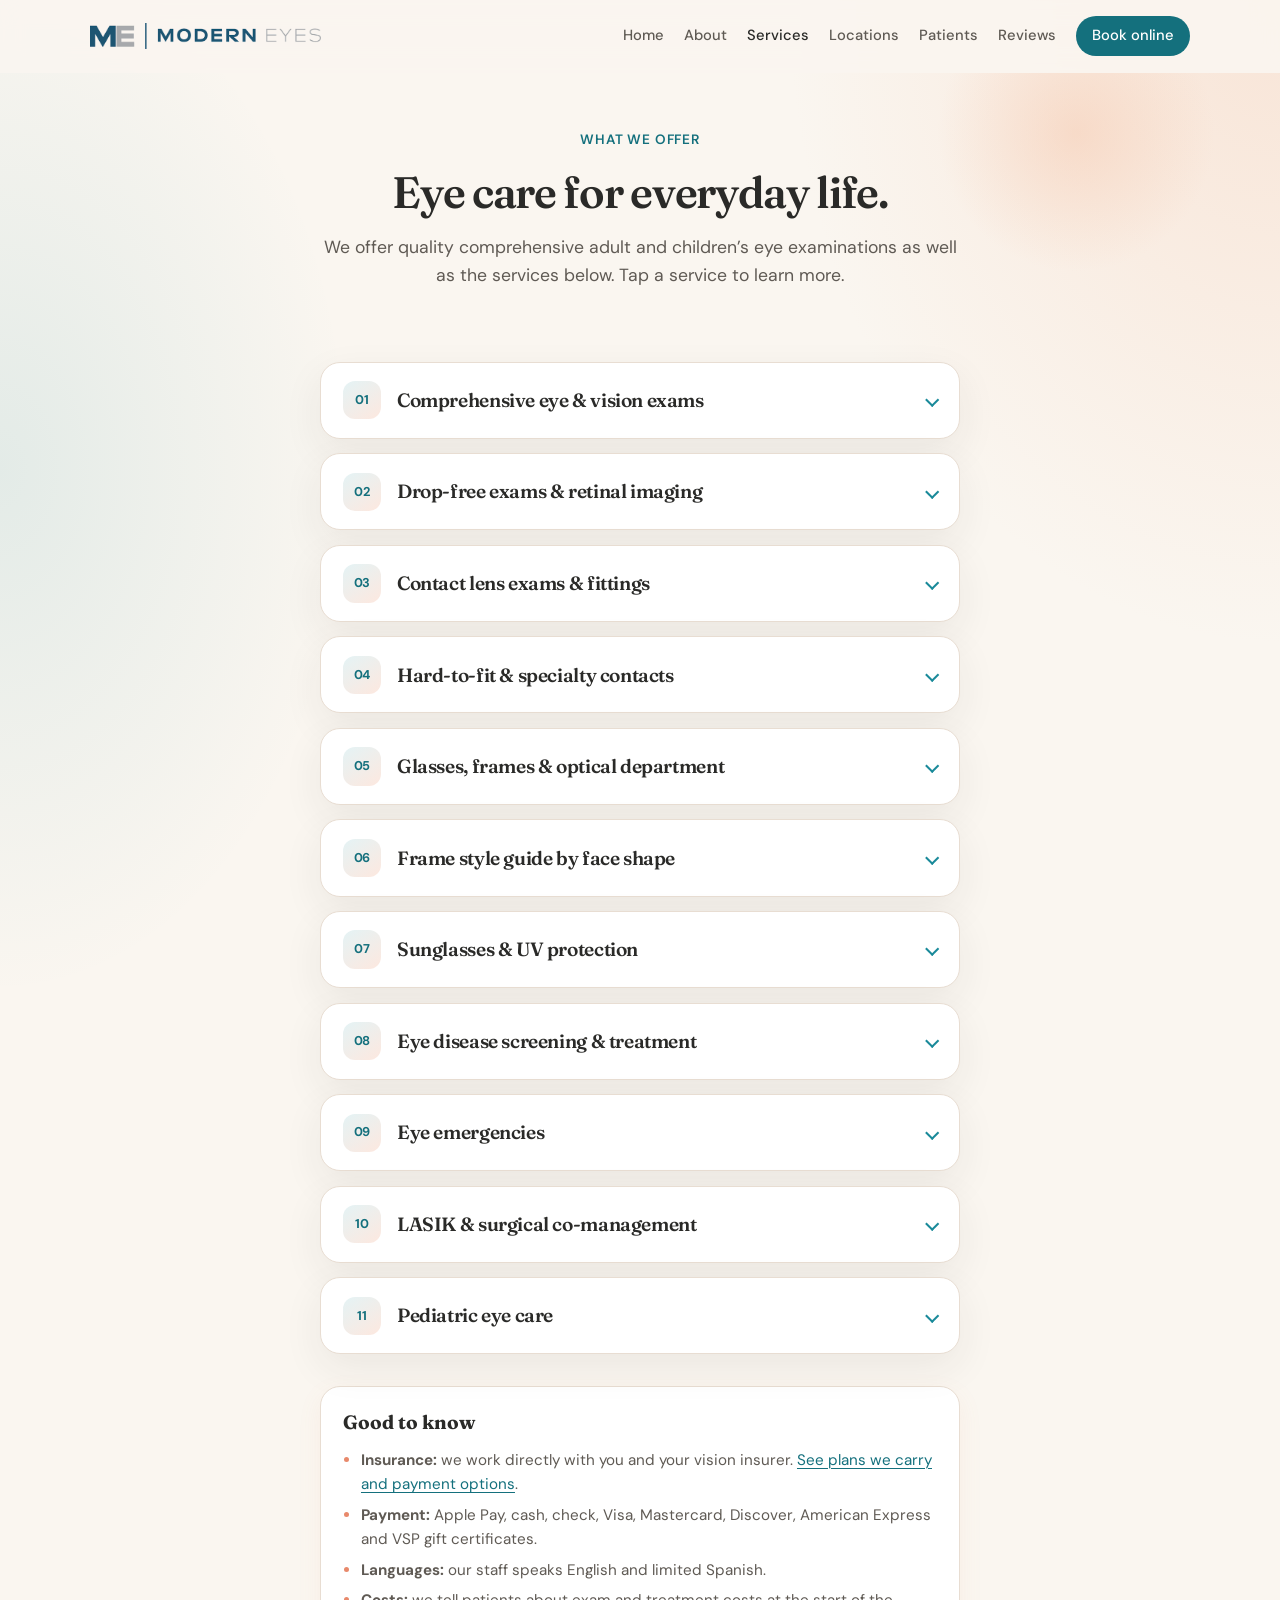
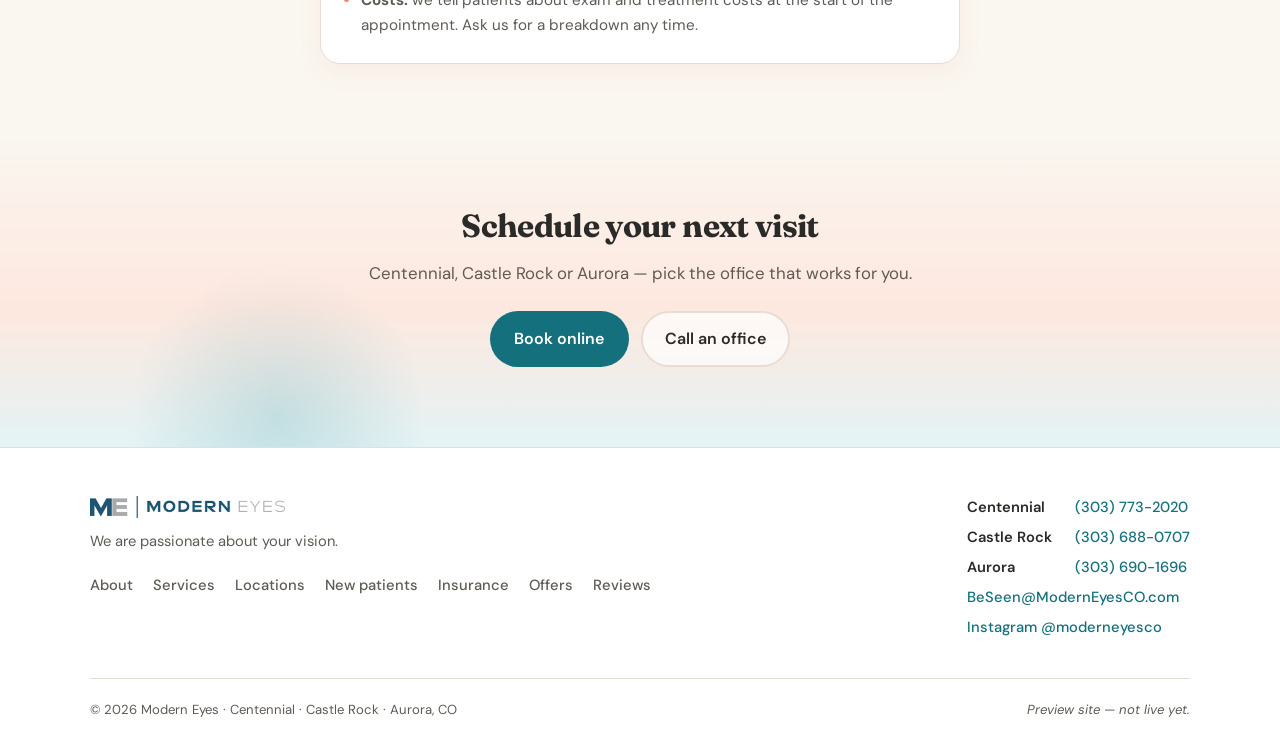
<file: services.html>
<!DOCTYPE html>
<html lang="en">
<head>
  <meta charset="UTF-8" />
  <meta name="viewport" content="width=device-width, initial-scale=1" />
  <title>Eye Care Services — Modern Eyes</title>
  <meta name="description" content="Comprehensive eye exams, contact lenses, hard-to-fit and specialty contacts, designer eyewear and sunglasses, eye disease screening, eye emergencies, LASIK co-management and pediatric eye care at Modern Eyes in Colorado." />
  <meta name="theme-color" content="#14707d" />
  <link rel="canonical" href="https://www.moderneyescolorado.com/services.html" />
  <meta property="og:type" content="website" />
  <meta property="og:site_name" content="Modern Eyes" />
  <meta property="og:title" content="Eye Care Services — Modern Eyes" />
  <meta property="og:description" content="Comprehensive eye exams, contact lenses, hard-to-fit and specialty contacts, designer eyewear and sunglasses, eye disease screening, eye emergencies, LASIK co-management and pediatric eye care at Modern Eyes in Colorado." />
  <meta property="og:url" content="https://www.moderneyescolorado.com/services.html" />
  <meta property="og:image" content="https://www.moderneyescolorado.com/assets/images/og-image.jpg" />
  <meta property="og:image:width" content="1200" />
  <meta property="og:image:height" content="630" />
  <meta property="og:image:alt" content="Modern Eyes logo over a photo of a man wearing glasses" />
  <meta name="twitter:card" content="summary_large_image" />
  <link rel="icon" href="favicon.ico" sizes="any" />
  <link rel="icon" type="image/png" href="assets/images/favicon.png" />
  <link rel="apple-touch-icon" href="assets/images/apple-touch-icon.png" />
  <link rel="preconnect" href="https://fonts.googleapis.com" />
  <link rel="preconnect" href="https://fonts.gstatic.com" crossorigin />
  <link href="https://fonts.googleapis.com/css2?family=DM+Sans:ital,opsz,wght@0,9..40,400;0,9..40,500;0,9..40,600;0,9..40,700;1,9..40,400&amp;family=Fraunces:opsz,wght@9..144,500;9..144,600;9..144,700&amp;display=swap" rel="stylesheet" />
  <link rel="stylesheet" href="css/styles.css" />
</head>
<body>
  <a class="skip-link" href="#main">Skip to content</a>

  <header class="site-header">
    <div class="container header-inner">
      <a class="logo" href="index.html">
        <img class="logo-img" src="assets/images/logo.png" alt="Modern Eyes" width="612" height="69" />
      </a>
      <button class="nav-toggle" type="button" aria-label="Open menu" aria-expanded="false" aria-controls="site-nav">
        <span></span><span></span>
      </button>
      <nav class="nav" id="site-nav" aria-label="Primary">
        <a href="index.html">Home</a>
        <a href="about.html">About</a>
        <a href="services.html" aria-current="page">Services</a>
        <a href="locations.html">Locations</a>
        <a href="book.html">Patients</a>
        <a href="reviews.html">Reviews</a>
        <a class="nav-cta" href="book.html#book-online">Book online</a>
      </nav>
    </div>
  </header>

  <main id="main">
    <section class="page-hero">
      <div class="container">
        <p class="eyebrow">What we offer</p>
        <h1>Eye care for everyday life.</h1>
        <p class="lead">We offer quality comprehensive adult and children’s eye examinations as well as the services below. Tap a service to learn more.</p>
      </div>
    </section>

    <section class="services" aria-labelledby="services-heading">
      <div class="container">
        <h2 id="services-heading" class="sr-only">Services</h2>
        <div class="services-accordion">
          <details class="service-item" id="exams">
            <summary>
              <span class="service-num" aria-hidden="true">01</span>
              <span class="service-title">Comprehensive eye &amp; vision exams</span>
            </summary>
            <div class="service-body">
<p>Regular eye exams are an invaluable tool for keeping eyes healthy by detecting and preventing disease. Some diseases develop slowly without causing pain or vision loss, and early detection can reduce the risk of further harm and allow for a choice of treatment options. The American Optometric Association recommends yearly or every-other-year exams, depending on whether you are at risk. We care for adults and children, and the whole process can take about an hour depending on your needs.</p>
<p>Every exam includes a refraction, slit lamp exam, eye pressure check and retinal exam. Here’s what to expect:</p>
<ul>
<li><strong>Consultation</strong> — we ask about any symptoms or blurry vision, medications, your work environment, overall health, family history and past eye conditions.</li>
<li><strong>Vision testing</strong> — we measure how each eye sees using a distance eye chart and a reading chart (20/20 is the standard for normal vision). Depending on the results, your doctor may prescribe glasses, contacts or eye exercises.</li>
<li><strong>Eye function testing</strong> — tests for depth perception, color vision, eye muscle ability, peripheral vision and response to light, plus how your eyes focus, move and work together.</li>
<li><strong>Eye health evaluation</strong> — we inspect the eye and eyelids with magnification and a bright light, and measure eye pressure (tonometry), since higher pressure can be a sign of glaucoma. To see inside the eye we may dilate the pupils. Your doctor reviews the results and discusses any treatment options with you.</li>
</ul>
            </div>
          </details>
          <details class="service-item" id="technology">
            <summary>
              <span class="service-num" aria-hidden="true">02</span>
              <span class="service-title">Drop-free exams &amp; retinal imaging</span>
            </summary>
            <div class="service-body">
<p>In many cases, Modern Eyes provides a completely drop-free eye care experience. Ultra-wide-field retinal imaging is our standard, along with corneal topography, visual field screening, iCare tonometry (eye pressure), and other front- and back-of-the-eye health equipment.</p>
<p>In many cases, that means no dilating drops.</p>
            </div>
          </details>
          <details class="service-item" id="contacts">
            <summary>
              <span class="service-num" aria-hidden="true">03</span>
              <span class="service-title">Contact lens exams &amp; fittings</span>
            </summary>
            <div class="service-body">
<p>Thanks to advances in optical technology, almost everyone is a candidate for contact lenses, including patients with astigmatism and those who prefer bifocal or multifocal lenses. After your eye and vision exam, your doctor will talk through your options so you can choose the type that best fits your vision needs and lifestyle. We also handle prescription management for your lenses.</p>
<ul>
<li><strong>Evaluation</strong> — we measure your refractive error (nearsightedness, farsightedness or astigmatism) to see what level of correction you need.</li>
<li><strong>Corrective lenses</strong> — we help you decide whether contacts or glasses suit you best. Contacts come in soft or rigid gas permeable (RGP) forms, including daily disposables, extended-wear soft lenses and planned-replacement lenses changed daily, weekly, bi-weekly or monthly. Bifocal contacts are available for patients with special eye conditions.</li>
<li><strong>Cosmetic lenses</strong> — custom lenses can camouflage a color variation or irregularity for a natural eye color, and cosmetic lenses can change your eye color.</li>
</ul>
<p>If you have dry eye, allergies or recurring eye infections, talk with our staff first. Glasses may be the most comfortable choice for some conditions.</p>
            </div>
          </details>
          <details class="service-item" id="specialty-contacts">
            <summary>
              <span class="service-num" aria-hidden="true">04</span>
              <span class="service-title">Hard-to-fit &amp; specialty contacts</span>
            </summary>
            <div class="service-body">
<p>Some eye conditions make wearing contacts harder, but that doesn’t rule them out. You’ll need to meet with your eye care provider and be prescribed lenses tailored to your condition. We offer regular and custom lens services for both healthy and difficult-to-fit patients.</p>
<ul>
<li><strong>Astigmatism</strong> — custom toric lenses that stay aligned on the eye. They must not rotate, so they take longer to make and cost more than a traditional contact lens.</li>
<li><strong>Keratoconus</strong> — gas permeable lenses help contain corneal bulging and relieve pressure on the tissue.</li>
<li><strong>Presbyopia</strong> — bifocal or multifocal lenses, or monovision (one eye fitted for distance and the other for close-up).</li>
<li><strong>Dry eyes</strong> — medicated eye drops can lubricate the eyes enough to make contacts more bearable; in some extreme cases a punctal occlusion is also needed.</li>
<li><strong>Giant papillary conjunctivitis (GPC)</strong> — gas permeable lenses limit protein deposits, and medicated drops can flush out deposits and reduce inflammation.</li>
</ul>
<p>For corneal conditions such as keratoconus, pellucid marginal degeneration or post-refractive ectasia, specialty contact lenses such as scleral or hybrid lenses may be the best option.</p>
            </div>
          </details>
          <details class="service-item" id="eyewear">
            <summary>
              <span class="service-num" aria-hidden="true">05</span>
              <span class="service-title">Glasses, frames &amp; optical department</span>
            </summary>
            <div class="service-body">
<p>For patients who need glasses or contact lenses, we offer a complete optical department with a wide selection of high-fashion eyewear and designer frames. Our team works closely with you to select frames that fit your budget as well as your cosmetic, lifestyle and vision needs, including prescription sunglasses.</p>
<p><strong>Brands we carry:</strong></p>
<ul class="pill-list pill-list-warm">
<li>Ray-Ban</li><li>Oakley</li><li>Prada</li><li>Tom Ford</li><li>Michael Kors</li><li>Calvin Klein</li><li>DKNY</li><li>Armani Exchange</li><li>Silhouette</li><li>Face à Face</li><li>L.A.M.B.</li><li>GX by Gwen Stefani</li><li>Scott Harris</li>
</ul>
<p>Using vision insurance? See our <a href="offer-second-pair.html">current offer on a second pair</a>.</p>
            </div>
          </details>
          <details class="service-item" id="frames">
            <summary>
              <span class="service-num" aria-hidden="true">06</span>
              <span class="service-title">Frame style guide by face shape</span>
            </summary>
            <div class="service-body">
<p>Glasses say a lot about your personality and style. Here’s a general guide to which frames tend to complement each face shape. Our staff will help you find what works best for your lifestyle.</p>
<ul>
<li><strong>Square</strong> (strong jaw line, broad forehead, face width and length close to equal) — frames that make the face look longer and soften angles: slightly curved, oval-like shapes with more horizontal than vertical room.</li>
<li><strong>Oval</strong> (balanced proportions, high cheekbones) — frames as wide as or wider than the broadest part of the face that follow your brow line. Diamond or rectangular shapes often work best.</li>
<li><strong>Oblong</strong> (longer than it is wide) — frames with depth and a low bridge that break up the length of the face: round, deep, low-triangle shapes, or strong vertical lines.</li>
<li><strong>Round</strong> (width and length are about the same) — angular, narrow frames that are wider than they are deep. Avoid round frames, which exaggerate the curves of the face.</li>
<li><strong>Heart</strong> (very wide forehead, high cheekbones, narrow chin) — frames wider at the bottom to balance the chin. Light-colored and rimless frames generally work best, though aviator, butterfly and low-triangle styles also work well.</li>
<li><strong>Triangle / base-down</strong> (narrower forehead, full cheeks, broad chin) — frames that widen at the top, with heavy color accents and detail on the upper part. Cat-eye shapes also work well.</li>
<li><strong>Diamond</strong> (high, dramatic cheekbones, narrow eye line and jaw line; the rarest shape) — soft oval frames, or frames with detailing, distinctive brow lines, rimless or cat-eye shapes.</li>
</ul>
            </div>
          </details>
          <details class="service-item" id="sunglasses">
            <summary>
              <span class="service-num" aria-hidden="true">07</span>
              <span class="service-title">Sunglasses &amp; UV protection</span>
            </summary>
            <div class="service-body">
<p>Bright, sunny days are great, but UV and glare can cause problems for your eyes, from “snowblindness” to irreversible disorders that threaten your eyesight. We can help you choose the right pair.</p>
<ul>
<li><strong>What are UV rays?</strong> UV stands for ultraviolet, a band of light invisible to the eye. UVA and UVB rays can both reach the eye and potentially damage it.</li>
<li><strong>What does UV do to unprotected eyes?</strong> It can cloud the proteins inside the lens (cataracts, which can only be removed, not reversed), cause retinal damage and changes in eye tissue, and cause a temporary “sunburn” of the cornea called photokeratitis.</li>
<li><strong>How do I know my sunglasses protect?</strong> Choose glasses that block at least 99 percent of UVA and UVB rays. Look for a “UV 400” label. To cut glare, choose lenses that block 75 to 90 percent of visible light.</li>
<li><strong>What are polarized lenses?</strong> They filter the glare that bounces up from horizontal surfaces, and are recommended for boating, fishing, skiing, golfing, jogging and driving.</li>
<li><strong>What can I choose from?</strong> Non-prescription clip-ons or wraparounds that fit over your glasses, prescription “shades,” or glasses that darken in bright light.</li>
<li><strong>Anything else?</strong> A broad-brimmed hat helps block light that leaks in at the sides or top. If you wear prescription eyewear, you may also want UV-blocking contact lenses.</li>
</ul>
            </div>
          </details>
          <details class="service-item" id="eye-health">
            <summary>
              <span class="service-num" aria-hidden="true">08</span>
              <span class="service-title">Eye disease screening &amp; treatment</span>
            </summary>
            <div class="service-body">
<p>Our doctors test for glaucoma, cataracts and macular degeneration as part of caring for your eye health, and we offer treatment of eye diseases as well as screening. Some eye diseases develop slowly without pain or vision loss, so early detection matters.</p>
<p>If your exam shows something that needs further testing, your doctor will explain what’s needed to diagnose it and your treatment options.</p>
            </div>
          </details>
          <details class="service-item" id="emergencies">
            <summary>
              <span class="service-num" aria-hidden="true">09</span>
              <span class="service-title">Eye emergencies</span>
            </summary>
            <div class="service-body">
<p>We see patients for emergency eye care, such as a <strong>red eye</strong> or something stuck in your eye (<strong>foreign body removal</strong>). Please call your nearest office right away.</p>
<p><a href="locations.html">See office phone numbers and hours</a></p>
            </div>
          </details>
          <details class="service-item" id="lasik">
            <summary>
              <span class="service-num" aria-hidden="true">10</span>
              <span class="service-title">LASIK &amp; surgical co-management</span>
            </summary>
            <div class="service-body">
<p>LASIK (laser assisted in situ keratomileusis) is a corrective alternative to glasses or contact lenses for nearsightedness, farsightedness and astigmatism. Our optometrists offer pre- and post-operative care for patients having LASIK or other eye surgery, so you get the clearest vision possible.</p>
<ul>
<li><strong>Evaluation and referral</strong> — we review your history and fully assess your eye health and vision to see if you’re a good candidate and if your prescription is stable. If so, we refer you to the LASIK surgery center we’ve worked with on an ongoing basis. The center does advanced testing and discusses your surgical options, and we stay in touch with them about your evaluation.</li>
<li><strong>After surgery</strong> — we schedule your follow-up visits, typically starting the day after surgery and continuing at set times over the next six months. A full exam is recommended after one year to check the long-term results.</li>
<li><strong>Advantages</strong> — LASIK can be a great option for people who play sports, have allergies, or want simplicity.</li>
</ul>
<p>Questions about LASIK? Call your office or <a href="mailto:BeSeen@ModernEyesCO.com">email us</a>.</p>
            </div>
          </details>
          <details class="service-item" id="kids">
            <summary>
              <span class="service-num" aria-hidden="true">11</span>
              <span class="service-title">Pediatric eye care</span>
            </summary>
            <div class="service-body">
<p>We take pride in caring for our younger patients in an environment that is lighthearted and fun. We want to protect your child’s sight and eye health for life, and we take a preventive approach to eye health and general health, working with your child’s primary care physician to help keep their eyes healthy.</p>
<p>Healthy, efficient vision makes the visual demands of learning in school easier and more fun.</p>
            </div>
          </details>
        </div>

        <div class="good-box">
          <h3>Good to know</h3>
          <ul>
            <li><strong>Insurance:</strong> we work directly with you and your vision insurer. <a href="book.html#insurance">See plans we carry and payment options</a>.</li>
            <li><strong>Payment:</strong> Apple Pay, cash, check, Visa, Mastercard, Discover, American Express and VSP gift certificates.</li>
            <li><strong>Languages:</strong> our staff speaks English and limited Spanish.</li>
            <li><strong>Costs:</strong> we tell patients about exam and treatment costs at the start of the appointment. Ask us for a breakdown any time.</li>
          </ul>
        </div>
      </div>
    </section>

    <section class="cta-band">
      <div class="container cta-inner">
        <h2>Schedule your next visit</h2>
        <p>Centennial, Castle Rock or Aurora — pick the office that works for you.</p>
        <div class="cta-actions">
          <a class="btn btn-primary" href="book.html#book-online">Book online</a>
          <a class="btn btn-secondary" href="locations.html">Call an office</a>
        </div>
      </div>
    </section>
  </main>

  <footer class="site-footer">
    <div class="container footer-inner">
      <div class="footer-col">
        <img class="footer-logo" src="assets/images/logo.png" alt="Modern Eyes" width="612" height="69" loading="lazy" />
        <p class="footer-tag">We are passionate about your vision.</p>
        <nav class="footer-nav" aria-label="Footer">
          <a href="about.html">About</a>
          <a href="services.html">Services</a>
          <a href="locations.html">Locations</a>
          <a href="book.html#new-patients">New patients</a>
          <a href="book.html#insurance">Insurance</a>
          <a href="offer-second-pair.html">Offers</a>
          <a href="reviews.html">Reviews</a>
        </nav>
      </div>
      <div class="footer-col footer-contact">
        <p><strong>Centennial</strong> <a href="tel:+13037732020">(303) 773-2020</a></p>
        <p><strong>Castle Rock</strong> <a href="tel:+13036880707">(303) 688-0707</a></p>
        <p><strong>Aurora</strong> <a href="tel:+13036901696">(303) 690-1696</a></p>
        <p><a href="mailto:BeSeen@ModernEyesCO.com">BeSeen@ModernEyesCO.com</a></p>
        <p><a href="https://www.instagram.com/moderneyesco/" target="_blank" rel="noopener noreferrer">Instagram @moderneyesco</a></p>
        <!-- NOTE FOR BEN: the old site's Facebook link (facebook.com/moderneyeslacosta) goes to a different clinic in California, so it was NOT carried over. Send us the correct Modern Eyes Facebook page if there is one. -->
      </div>
    </div>
    <div class="container footer-bottom">
      <p>© 2026 Modern Eyes · Centennial · Castle Rock · Aurora, CO</p>
      <p class="footer-preview">Preview site — not live yet.</p>
    </div>
  </footer>

  <script src="js/main.js"></script>
</body>
</html>
</file>
<file: css/styles.css>
/* Modern Eyes Colorado — site styles
   Warm cream + teal + coral/peach; friendly but professional */

:root {
  --bg: #faf6f0;
  --bg-elevated: #ffffff;
  --bg-cream: #f7efe4;
  --bg-peach: #fff0e8;
  --ink: #2a2a28;
  --ink-muted: #5f5a54;
  --teal: #1a8a9a;
  --teal-deep: #14707d;
  --teal-soft: #e4f3f5;
  --teal-glow: rgba(26, 138, 154, 0.18);
  --coral: #e8896b;
  --coral-deep: #a94a2b; /* darkened from #d46d4e: 4.8:1+ on every background it is used on */
  --coral-soft: #fde8df;
  --peach: #f5c4a8;
  --border: #e8ddd2;
  --shadow: 0 14px 40px rgba(42, 42, 40, 0.07);
  --shadow-soft: 0 8px 24px rgba(232, 137, 107, 0.08);
  --radius: 20px;
  --radius-sm: 14px;
  --font-sans: "DM Sans", system-ui, sans-serif;
  --font-display: "Fraunces", Georgia, serif;
  --max: 1100px;
  --header-h: 72px;
}

*,
*::before,
*::after {
  box-sizing: border-box;
}

html {
  scroll-behavior: smooth;
}

body {
  margin: 0;
  font-family: var(--font-sans);
  font-size: 1.05rem;
  line-height: 1.6;
  color: var(--ink);
  background:
    radial-gradient(ellipse 70% 50% at 100% 0%, rgba(245, 196, 168, 0.35), transparent 55%),
    radial-gradient(ellipse 55% 45% at 0% 20%, rgba(26, 138, 154, 0.1), transparent 50%),
    var(--bg);
  -webkit-font-smoothing: antialiased;
}

img {
  max-width: 100%;
  display: block;
}

a {
  color: var(--teal-deep);
  text-decoration-thickness: 1px;
  text-underline-offset: 3px;
}

a:hover {
  color: var(--coral-deep);
}

.sr-only {
  position: absolute;
  width: 1px;
  height: 1px;
  padding: 0;
  margin: -1px;
  overflow: hidden;
  clip: rect(0, 0, 0, 0);
  white-space: nowrap;
  border: 0;
}

.container {
  width: min(100% - 2.5rem, var(--max));
  margin-inline: auto;
}

/* Skip link */
.skip-link {
  position: absolute;
  left: 12px;
  top: -120px;
  z-index: 1000;
  background: #fff;
  color: var(--teal-deep);
  padding: 0.6rem 1rem;
  border-radius: 999px;
  box-shadow: var(--shadow);
  font-weight: 600;
}

.skip-link:focus {
  top: 12px;
}

/* Header */
.site-header {
  position: sticky;
  top: 0;
  z-index: 100;
  background: rgba(250, 246, 240, 0.9);
  backdrop-filter: blur(12px);
  border-bottom: 1px solid transparent;
  transition: border-color 0.2s ease, background 0.2s ease;
}

.site-header.is-scrolled {
  border-bottom-color: var(--border);
  background: rgba(255, 255, 255, 0.94);
}

.header-inner {
  display: flex;
  align-items: center;
  justify-content: space-between;
  min-height: var(--header-h);
  gap: 1rem;
}

.logo {
  display: inline-flex;
  align-items: center;
  gap: 0.55rem;
  font-family: var(--font-display);
  font-weight: 600;
  font-size: 1.2rem;
  color: var(--ink);
  text-decoration: none;
  letter-spacing: -0.02em;
}

.logo:hover {
  color: var(--teal-deep);
}

.logo-img {
  height: 26px;
  width: auto;
  display: block;
}

.nav {
  display: flex;
  align-items: center;
  gap: 1.25rem;
}

.nav a {
  color: var(--ink-muted);
  text-decoration: none;
  font-weight: 500;
  font-size: 0.92rem;
}

.nav a:hover,
.nav a[aria-current="page"] {
  color: var(--ink);
}

.nav-cta {
  background: var(--teal-deep);
  color: #fff !important;
  padding: 0.5rem 1rem;
  border-radius: 999px;
  transition: background 0.15s ease, transform 0.15s ease;
}

.nav-cta:hover {
  background: #0f5a65;
}

.nav-toggle {
  display: none;
  flex-direction: column;
  justify-content: center;
  gap: 6px;
  width: 44px;
  height: 44px;
  padding: 10px;
  border: 0;
  background: transparent;
  cursor: pointer;
}

.nav-toggle span {
  display: block;
  height: 2px;
  background: var(--ink);
  border-radius: 2px;
  transition: transform 0.2s ease, opacity 0.2s ease;
}

/* Hero with switching photo backgrounds */
.hero {
  position: relative;
  min-height: calc(100vh - var(--header-h));
  display: flex;
  align-items: center;
  padding: 4.5rem 0 5.5rem;
  overflow: hidden;
  background-color: #1a3a42;
}

.hero-slides {
  position: absolute;
  inset: 0;
  z-index: 0;
}

.hero-slide {
  position: absolute;
  inset: 0;
  background-size: cover;
  background-position: center;
  opacity: 0;
  transition: opacity 1s ease;
}

.hero-slide.is-active {
  opacity: 1;
  z-index: 1;
}

.hero::before {
  content: "";
  position: absolute;
  inset: 0;
  z-index: 2;
  background:
    linear-gradient(100deg, rgba(18, 36, 40, 0.86) 0%, rgba(22, 52, 60, 0.68) 45%, rgba(26, 58, 66, 0.32) 75%, rgba(232, 137, 107, 0.22) 100%),
    linear-gradient(180deg, rgba(20, 30, 32, 0.2) 0%, rgba(20, 30, 32, 0.45) 100%);
  pointer-events: none;
}

.hero-controls {
  display: contents;
}

.hero-btn {
  position: absolute;
  top: 50%;
  transform: translateY(-50%);
  z-index: 4;
  display: inline-flex;
  align-items: center;
  justify-content: center;
  padding: 0 0 0.15rem;
  width: 2.6rem;
  height: 2.6rem;
  border: none;
  border-radius: 999px;
  background: rgba(255, 255, 255, 0.92);
  color: #1a2a32;
  font-size: 1.6rem;
  line-height: 1;
  cursor: pointer;
  box-shadow: 0 8px 20px rgba(26, 42, 50, 0.18);
}

.hero-btn:hover { background: #fff; }
.hero-prev { left: 1rem; }
.hero-next { right: 1rem; }

.hero-dots {
  position: absolute;
  left: 0;
  right: 0;
  bottom: 1rem;
  z-index: 4;
  display: flex;
  justify-content: center;
  gap: 0.15rem;
}

.hero-dot {
  width: 1.5rem;
  height: 1.5rem;
  border: none;
  padding: 0;
  background: transparent;
  cursor: pointer;
  display: inline-flex;
  align-items: center;
  justify-content: center;
}

.hero-dot::before {
  content: "";
  width: 0.55rem;
  height: 0.55rem;
  border-radius: 999px;
  background: rgba(255, 255, 255, 0.55);
  transition: background 0.2s ease, transform 0.2s ease;
}

.hero-dot.is-active::before {
  background: #fff;
  transform: scale(1.3);
}

.hero-btn:focus-visible,
.hero-dot:focus-visible {
  outline: 2px solid #fff;
  outline-offset: 2px;
}

.hero-inner {
  position: relative;
  z-index: 3;
  max-width: 36rem;
}

.hero .eyebrow {
  color: #ffd2b8;
}

.hero .wordmark,
.hero .hero-headline,
.hero .hero-sub,
.hero .eyebrow {
  color: #fff;
  text-shadow: 0 1px 3px rgba(0, 0, 0, 0.35), 0 2px 18px rgba(0, 0, 0, 0.3);
}

.hero .hero-headline {
  color: #ffe8dc;
}

.hero .hero-sub {
  color: rgba(255, 255, 255, 0.94);
}

.hero .btn-secondary {
  color: #fff;
  border-color: rgba(255, 255, 255, 0.6);
  background: rgba(20, 30, 32, 0.25);
}

.hero .btn-secondary:hover {
  border-color: #fff;
  color: #fff;
  background: rgba(255, 255, 255, 0.16);
}

.eyebrow {
  font-size: 0.85rem;
  font-weight: 600;
  letter-spacing: 0.06em;
  text-transform: uppercase;
  color: var(--teal-deep);
  margin: 0 0 1rem;
}

.wordmark {
  font-family: var(--font-display);
  font-weight: 700;
  font-size: clamp(2.75rem, 8vw, 4.5rem);
  letter-spacing: -0.03em;
  line-height: 1.05;
  color: var(--ink);
  display: block;
}

.hero-title {
  margin: 0 0 1rem;
}

.hero-headline {
  font-family: var(--font-display);
  font-size: clamp(1.5rem, 3.5vw, 2rem);
  font-weight: 500;
  color: var(--teal-deep);
  margin: 0 0 1rem;
  line-height: 1.25;
}

.hero-sub {
  font-size: 1.125rem;
  color: var(--ink-muted);
  margin: 0 0 2rem;
  max-width: 28rem;
}

.hero-actions {
  display: flex;
  flex-wrap: wrap;
  gap: 0.75rem;
}

.hero-glow {
  display: none;
}

/* Buttons */
.btn {
  display: inline-flex;
  align-items: center;
  justify-content: center;
  gap: 0.5rem;
  font-family: var(--font-sans);
  font-weight: 600;
  font-size: 1rem;
  padding: 0.85rem 1.4rem;
  border-radius: 999px;
  text-decoration: none;
  border: 2px solid transparent;
  cursor: pointer;
  transition: background 0.15s ease, color 0.15s ease, border-color 0.15s ease, transform 0.15s ease;
}

.btn-primary {
  background: var(--teal-deep);
  color: #fff;
}

.btn-primary:hover {
  background: #0f5a65;
  color: #fff;
}

.btn:focus-visible,
.nav a:focus-visible,
.card a:focus-visible {
  outline: 3px solid var(--coral);
  outline-offset: 2px;
}

.btn-lg {
  font-size: 1.1rem;
  padding: 1rem 2rem;
}

.btn-secondary {
  background: transparent;
  color: var(--ink);
  border-color: var(--border);
}

.btn-secondary:hover {
  border-color: var(--coral);
  color: var(--coral-deep);
}

.btn-coral {
  background: var(--coral-deep);
  color: #fff;
}

.btn-coral:hover {
  background: #8a3c22;
  color: #fff;
}

.btn-block {
  width: 100%;
}

/* Sections */
.section {
  padding: 4.5rem 0;
}

.section-head {
  margin-bottom: 2rem;
  max-width: 36rem;
}

.section-head h2 {
  font-family: var(--font-display);
  font-size: clamp(1.75rem, 3vw, 2.25rem);
  font-weight: 600;
  letter-spacing: -0.02em;
  margin: 0 0 0.5rem;
  line-height: 1.2;
}

.section-head p {
  margin: 0;
  color: var(--ink-muted);
}

.locations,
.book,
.reviews,
.services,
.about-page,
.hours-section {
  padding: 4.5rem 0;
}

.card-grid {
  display: grid;
  grid-template-columns: repeat(3, 1fr);
  gap: 1.25rem;
}

.card-grid-2 {
  display: grid;
  grid-template-columns: repeat(2, 1fr);
  gap: 1.25rem;
}

.card {
  background: var(--bg-elevated);
  border: 1px solid var(--border);
  border-radius: var(--radius);
  padding: 1.5rem 1.4rem;
  box-shadow: var(--shadow);
  transition: box-shadow 0.2s ease, transform 0.2s ease, border-color 0.2s ease;
}

.card:hover {
  box-shadow: var(--shadow-soft);
  border-color: #f0d5c4;
}

.location-card h3,
.book-card h3,
.service-card h3 {
  font-family: var(--font-display);
  font-size: 1.35rem;
  font-weight: 600;
  margin: 0 0 0.75rem;
  letter-spacing: -0.02em;
}

.address {
  margin: 0 0 0.75rem;
  color: var(--ink-muted);
  font-size: 0.95rem;
  line-height: 1.5;
}

.hours {
  margin: 0 0 1rem;
  color: var(--ink-muted);
  font-size: 0.9rem;
  line-height: 1.5;
}

.phone {
  font-weight: 600;
  font-size: 1.05rem;
  text-decoration: none;
  color: var(--teal-deep);
}

.phone:hover {
  color: var(--coral-deep);
}

.about-band {
  position: relative;
  padding: 3.25rem 0;
  background: linear-gradient(135deg, var(--teal-soft) 0%, var(--coral-soft) 100%);
  border-block: 1px solid var(--border);
  overflow: hidden;
}

.about-band::before,
.about-band::after {
  content: "";
  position: absolute;
  border-radius: 50%;
  pointer-events: none;
}

.about-band::before {
  width: 220px;
  height: 220px;
  right: -40px;
  top: -60px;
  background: radial-gradient(circle, rgba(232, 137, 107, 0.28), transparent 70%);
}

.about-band::after {
  width: 180px;
  height: 180px;
  left: -30px;
  bottom: -50px;
  background: radial-gradient(circle, rgba(26, 138, 154, 0.22), transparent 70%);
}

.about-inner {
  position: relative;
  text-align: center;
}

.about-line {
  font-family: var(--font-display);
  font-size: clamp(1.15rem, 2.5vw, 1.4rem);
  font-weight: 500;
  line-height: 1.45;
  margin: 0;
  max-width: 42rem;
  margin-inline: auto;
  color: var(--ink);
}

.doctors-line {
  margin: 0.85rem 0 0;
  font-size: 0.95rem;
  color: var(--ink-muted);
}

.doctor-avatars {
  display: flex;
  justify-content: center;
  gap: 0.65rem;
  margin: 1.25rem 0 0.25rem;
}

.doctor-avatars img {
  width: 56px;
  height: 56px;
  object-position: top;
  border-radius: 50%;
  object-fit: cover;
  border: 2px solid #fff;
  box-shadow: 0 4px 12px rgba(42, 42, 40, 0.12);
  background: var(--bg-cream);
}

.book {
  background: linear-gradient(180deg, var(--bg-elevated) 0%, var(--bg-peach) 100%);
}

.book-note {
  font-size: 1rem;
}

.book-card {
  display: flex;
  flex-direction: column;
  gap: 1rem;
}

/* Page hero (inner pages) */
.page-hero {
  position: relative;
  padding: 3.5rem 0 2rem;
  overflow: hidden;
}

.page-hero::before {
  content: "";
  position: absolute;
  width: 280px;
  height: 280px;
  right: 5%;
  top: -80px;
  border-radius: 50%;
  background: radial-gradient(circle, rgba(245, 196, 168, 0.45), transparent 70%);
  pointer-events: none;
}

.page-hero .container {
  text-align: center;
  margin-left: auto;
  margin-right: auto;
  max-width: 40rem;
}

.page-hero h1 {
  font-family: var(--font-display);
  font-size: clamp(2rem, 5vw, 2.75rem);
  font-weight: 600;
  letter-spacing: -0.03em;
  line-height: 1.15;
  margin: 0 auto 1rem;
  max-width: 22ch;
}

.page-hero .lead {
  font-size: 1.1rem;
  color: var(--ink-muted);
  margin: 0 auto 1rem;
  max-width: 40rem;
}

.stats-line {
  font-weight: 600;
  color: var(--teal-deep);
  margin: 0 0 1.25rem;
}

.sample-notice {
  display: inline-block;
  font-size: 0.9rem;
  color: var(--ink-muted);
  background: var(--coral-soft);
  border: 1px solid var(--border);
  border-radius: 12px;
  padding: 0.65rem 1rem;
  margin: 0;
  max-width: 36rem;
}

.reviews-grid {
  grid-template-columns: repeat(2, 1fr);
}

.review-theme {
  font-size: 0.75rem;
  font-weight: 700;
  letter-spacing: 0.05em;
  text-transform: uppercase;
  color: var(--coral-deep);
  margin: 0 0 0.75rem;
}

.review-card blockquote {
  margin: 0 0 1rem;
}

.review-card blockquote p {
  margin: 0;
  font-size: 1.05rem;
  line-height: 1.55;
  color: var(--ink);
}

.review-card footer {
  font-size: 0.9rem;
  color: var(--ink-muted);
  font-weight: 500;
}

/* Services — expandable accordion via <details> */
.services-accordion {
  display: grid;
  gap: 0.9rem;
  max-width: 40rem;
  margin-left: auto;
  margin-right: auto;
  width: 100%;
}

.services .container {
  text-align: center;
}

.services .services-accordion {
  text-align: left;
}

.services .services-note {
  margin: 2rem auto 0;
  color: var(--ink-muted);
  max-width: 36rem;
  text-align: center;
}

.service-item {
  background: var(--bg-elevated);
  border: 1px solid var(--border);
  border-radius: var(--radius);
  box-shadow: var(--shadow);
  overflow: hidden;
  transition: border-color 0.2s ease, box-shadow 0.2s ease;
}

.service-item:hover,
.service-item[open] {
  border-color: #efc9b8;
  box-shadow: var(--shadow-soft);
}

.service-item summary {
  list-style: none;
  cursor: pointer;
  display: flex;
  align-items: center;
  gap: 1rem;
  padding: 1.15rem 1.35rem;
  font-family: var(--font-display);
  font-size: 1.2rem;
  font-weight: 600;
  letter-spacing: -0.02em;
  color: var(--ink);
  user-select: none;
}

.service-item summary::-webkit-details-marker {
  display: none;
}

.service-item summary::after {
  content: "";
  margin-left: auto;
  width: 0.65rem;
  height: 0.65rem;
  border-right: 2px solid var(--teal);
  border-bottom: 2px solid var(--teal);
  transform: rotate(45deg);
  transition: transform 0.2s ease;
  flex-shrink: 0;
}

.service-item[open] summary::after {
  transform: rotate(-135deg);
  margin-top: 0.25rem;
}

.service-item summary:focus-visible {
  outline: 2px solid var(--teal);
  outline-offset: -2px;
  border-radius: var(--radius);
}

.service-num {
  flex-shrink: 0;
  width: 2.4rem;
  height: 2.4rem;
  border-radius: 12px;
  background: linear-gradient(145deg, var(--teal-soft), var(--coral-soft));
  color: var(--teal-deep);
  display: flex;
  align-items: center;
  justify-content: center;
  font-family: var(--font-sans);
  font-weight: 700;
  font-size: 0.8rem;
}

.service-body {
  padding: 0 1.35rem 1.35rem 4.75rem;
  color: var(--ink-muted);
  font-size: 0.98rem;
}

.service-body p {
  margin: 0 0 0.75rem;
}

.service-body p:last-child,
.service-body ul:last-child {
  margin-bottom: 0;
}

.service-body ul {
  margin: 0 0 0.75rem;
  padding-left: 1.1rem;
}

.service-body li {
  margin-bottom: 0.35rem;
}

.service-body li::marker {
  color: var(--coral);
}

.service-title {
  flex: 1;
  min-width: 0;
}

/* Legacy static service cards (if any remain) */
.service-card p {
  margin: 0;
  color: var(--ink-muted);
  font-size: 0.98rem;
}

.service-icon {
  width: 2.5rem;
  height: 2.5rem;
  border-radius: 12px;
  background: linear-gradient(145deg, var(--teal-soft), var(--coral-soft));
  color: var(--teal-deep);
  display: flex;
  align-items: center;
  justify-content: center;
  font-weight: 700;
  font-size: 0.85rem;
  margin-bottom: 1rem;
}

/* About content */
.prose {
  max-width: 40rem;
}

.prose p {
  color: var(--ink-muted);
  margin: 0 0 1.15rem;
}

.prose p:last-child {
  margin-bottom: 0;
}

.bio-card {
  margin-top: 2rem;
}

.bio-card h3 {
  font-family: var(--font-display);
  font-size: 1.5rem;
  font-weight: 600;
  margin: 0 0 0.35rem;
  letter-spacing: -0.02em;
}

.bio-card .credential {
  font-size: 0.9rem;
  font-weight: 600;
  color: var(--teal-deep);
  margin: 0 0 1rem;
}

.highlight-list {
  list-style: none;
  padding: 0;
  margin: 1.5rem 0 0;
  display: grid;
  gap: 0.75rem;
}

.highlight-list li {
  padding: 0.85rem 1rem;
  background: var(--bg-elevated);
  border: 1px solid var(--border);
  border-radius: var(--radius-sm);
  color: var(--ink-muted);
  font-size: 0.98rem;
}

.highlight-list strong {
  color: var(--ink);
  font-weight: 600;
}

.plan-box {
  background: linear-gradient(135deg, var(--teal-soft), var(--coral-soft));
  border: 1px solid var(--border);
  border-radius: var(--radius);
  padding: 1.5rem 1.4rem;
  margin-bottom: 2rem;
}

.plan-box h2 {
  font-family: var(--font-display);
  font-size: 1.35rem;
  margin: 0 0 0.5rem;
}

.plan-box p {
  margin: 0;
  color: var(--ink-muted);
}

.map-link {
  display: inline-block;
  margin-top: 0.5rem;
  font-size: 0.9rem;
  font-weight: 500;
  text-decoration: none;
}

.map-link:hover {
  text-decoration: underline;
}

.cta-band {
  position: relative;
  padding: 4rem 0 5rem;
  text-align: center;
  background: linear-gradient(180deg, var(--bg) 0%, var(--coral-soft) 55%, var(--teal-soft) 100%);
  overflow: hidden;
}

.cta-band::before {
  content: "";
  position: absolute;
  width: 300px;
  height: 300px;
  left: 10%;
  bottom: -120px;
  border-radius: 50%;
  background: radial-gradient(circle, rgba(26, 138, 154, 0.18), transparent 70%);
  pointer-events: none;
}

.cta-inner {
  position: relative;
}

.cta-inner h2 {
  font-family: var(--font-display);
  font-size: clamp(1.5rem, 3vw, 2rem);
  margin: 0 0 0.5rem;
  letter-spacing: -0.02em;
}

.cta-inner p {
  color: var(--ink-muted);
  margin: 0 0 1.5rem;
}

/* Footer */
.site-footer {
  padding: 3rem 0 1.5rem;
  border-top: 1px solid var(--border);
  background: var(--bg-elevated);
  font-size: 0.92rem;
}

.footer-inner {
  display: grid;
  gap: 2rem;
}

.footer-logo {
  height: 22px;
  width: auto;
  margin-bottom: 0.75rem;
}

.footer-tag {
  margin: 0;
  color: var(--ink-muted);
}

.footer-contact p {
  margin: 0 0 0.4rem;
  color: var(--ink-muted);
}

.footer-contact strong {
  color: var(--ink);
  font-weight: 600;
  display: inline-block;
  min-width: 6.5rem;
}

.footer-contact a {
  text-decoration: none;
  font-weight: 500;
}

.footer-nav {
  display: flex;
  flex-wrap: wrap;
  gap: 0.5rem 1.25rem;
  margin-top: 1rem;
}

.footer-nav a {
  color: var(--ink-muted);
  text-decoration: none;
  font-weight: 500;
  padding: 0.25rem 0;
}

.footer-nav a:hover {
  color: var(--coral-deep);
}

.footer-bottom {
  display: flex;
  flex-wrap: wrap;
  justify-content: space-between;
  gap: 0.25rem 1rem;
  margin-top: 2rem;
  padding-top: 1.25rem;
  border-top: 1px solid var(--border);
  font-size: 0.82rem;
  color: var(--ink-muted);
}

.footer-bottom p {
  margin: 0;
}

.footer-preview {
  font-style: italic;
}

@media (min-width: 700px) {
  .footer-inner {
    grid-template-columns: 1fr auto;
    align-items: start;
  }
}

/* Mobile */
@media (max-width: 900px) {
  /* Without JavaScript the links simply wrap under the logo. */
  .header-inner { flex-wrap: wrap; }
  .nav { flex-basis: 100%; flex-wrap: wrap; gap: 0 1rem; padding-bottom: 0.5rem; }

  /* With JavaScript: menu button + dropdown. The button comes BEFORE the links in the HTML,
     so Tab goes button -> links. A closed menu is visibility:hidden, so its links can't be focused. */
  .js .nav-toggle {
    display: flex;
  }

  .js .nav {
    position: fixed;
    inset: var(--header-h) 0 auto 0;
    flex-direction: column;
    flex-wrap: nowrap;
    align-items: stretch;
    gap: 0;
    padding: 1rem 1.25rem 1.5rem;
    background: #fff;
    border-bottom: 1px solid var(--border);
    box-shadow: var(--shadow);
    transform: translateY(-120%);
    opacity: 0;
    visibility: hidden;
    pointer-events: none;
    transition: transform 0.2s ease, opacity 0.2s ease, visibility 0s linear 0.2s;
  }

  body.nav-open .nav {
    transform: translateY(0);
    opacity: 1;
    visibility: visible;
    pointer-events: auto;
    transition: transform 0.2s ease, opacity 0.2s ease, visibility 0s;
  }

  .nav a {
    padding: 0.85rem 0.5rem;
  }

  .js .nav a {
    border-bottom: 1px solid var(--border);
  }

  .nav-cta {
    margin-top: 0.75rem;
    text-align: center;
    border-bottom: 0 !important;
  }

  body.nav-open .nav-toggle span:first-child {
    transform: translateY(4px) rotate(45deg);
  }

  body.nav-open .nav-toggle span:last-child {
    transform: translateY(-4px) rotate(-45deg);
  }

  .logo-img {
    height: 22px;
  }
}

@media (max-width: 800px) {
  .service-body {
    padding-left: 1.35rem;
  }

  .hero {
    min-height: auto;
    padding: 4.75rem 0 5rem; /* top room for the Pause button */
  }

  .hero::before {
    background:
      linear-gradient(180deg, rgba(18, 36, 40, 0.72) 0%, rgba(22, 52, 60, 0.7) 60%, rgba(18, 36, 40, 0.8) 100%);
  }

  .hero-controls {
    display: flex;
    position: absolute;
    left: 0;
    right: 0;
    bottom: 1rem;
    z-index: 4;
    align-items: center;
    justify-content: center;
    gap: 0.6rem;
  }

  .hero-dots {
    position: static;
  }

  .hero-btn {
    position: static;
    transform: none;
    width: 2.25rem;
    height: 2.25rem;
    font-size: 1.4rem;
  }

  .page-hero h1 {
    max-width: none;
  }
}

@media (max-width: 980px) {
  .reviews-grid,
  .card-grid-2 {
    grid-template-columns: 1fr 1fr;
  }
}

@media (max-width: 700px) {
  .card-grid,
  .card-grid-2,
  .reviews-grid {
    grid-template-columns: 1fr;
  }
}

@media (max-width: 420px) {
  .hero-actions .btn {
    flex: 1 1 100%;
  }
  /* Book online and Call an office sit side by side on phones */
  .hero-actions .btn-primary,
  .hero-actions .hero-call {
    flex: 1 1 40%;
    padding-inline: 0.75rem;
    white-space: nowrap;
  }
}

@media (prefers-reduced-motion: reduce) {
  html { scroll-behavior: auto; }
  .hero-slide { transition: none; }
  .js .nav { transition: none; }
}

/* ---- Added sections ---- */
.section-head-center {
  margin-inline: auto;
  text-align: center;
}

.more-link {
  margin: 1.5rem 0 0;
  text-align: center;
}

.highlights {
  padding: 4.5rem 0 1rem;
}

.highlight-card {
  display: block;
  text-decoration: none;
  color: inherit;
  text-align: center;
  border-top: 4px solid var(--coral);
}

.highlight-card:nth-child(2) { border-top-color: var(--teal); }
.highlight-card:nth-child(3) { border-top-color: var(--peach); }

.highlight-card h3 {
  font-family: var(--font-display);
  font-size: 1.3rem;
  margin: 0 0 0.5rem;
  color: var(--ink);
}

.highlight-card p {
  margin: 0;
  color: var(--ink-muted);
  font-size: 0.97rem;
}

.highlight-card:hover {
  transform: translateY(-2px);
  color: inherit;
}

.offer-card {
  margin: 2.5rem auto 0;
  max-width: 46rem;
  text-align: center;
  padding: 1.75rem 1.5rem;
  border-radius: var(--radius);
  background: linear-gradient(135deg, var(--coral-soft), #fff7ef 60%, var(--teal-soft));
  border: 1px solid #f0d5c4;
}

.offer-tag {
  display: inline-block;
  margin: 0 0 0.6rem;
  padding: 0.2rem 0.75rem;
  border-radius: 999px;
  background: #fff;
  color: var(--coral-deep);
  font-size: 0.75rem;
  font-weight: 700;
  letter-spacing: 0.06em;
  text-transform: uppercase;
}

.offer-card h3 {
  font-family: var(--font-display);
  font-size: clamp(1.25rem, 2.5vw, 1.55rem);
  margin: 0 0 0.5rem;
}

.offer-card p {
  margin: 0 auto 0.5rem;
  max-width: 38rem;
  color: var(--ink-muted);
}

.offer-card .offer-fine {
  font-size: 0.8rem;
  margin-bottom: 0;
}

.book-panel {
  max-width: 40rem;
  margin: 0 auto 3rem;
  text-align: center;
  padding: 2.25rem 1.5rem;
  background: var(--bg-elevated);
  border: 1px solid var(--border);
  border-radius: var(--radius);
  box-shadow: var(--shadow);
}

.book-panel h2 {
  font-family: var(--font-display);
  font-size: clamp(1.6rem, 3vw, 2.1rem);
  margin: 0 0 0.5rem;
  letter-spacing: -0.02em;
}

.book-panel > p {
  margin: 0 auto 1.4rem;
  color: var(--ink-muted);
  max-width: 32rem;
}

.book-panel .book-small {
  margin: 1.25rem auto 0;
  font-size: 0.92rem;
}

#book .book-panel {
  margin-bottom: 0;
}

.cta-actions {
  display: flex;
  flex-wrap: wrap;
  justify-content: center;
  gap: 0.75rem;
}

.cta-band .btn-secondary {
  background: rgba(255, 255, 255, 0.7);
}

.patients {
  padding: 4.5rem 0;
}

.info-card h3 {
  font-family: var(--font-display);
  font-size: 1.35rem;
  margin: 0 0 0.6rem;
}

.info-card p {
  color: var(--ink-muted);
  margin: 0 0 1rem;
  font-size: 0.98rem;
}

.info-card p:last-child {
  margin-bottom: 0;
}

.pill-list {
  list-style: none;
  padding: 0;
  margin: 0 0 1rem;
  display: flex;
  flex-wrap: wrap;
  gap: 0.5rem;
}

.pill-list li {
  padding: 0.3rem 0.8rem;
  border-radius: 999px;
  background: var(--teal-soft);
  color: var(--teal-deep);
  font-weight: 600;
  font-size: 0.88rem;
}

.contact-line {
  text-align: center;
  margin: 2rem 0 0;
  color: var(--ink-muted);
}

.location-card .phone {
  display: block;
}

.prose-center {
  margin-inline: auto;
}

.bio-list {
  display: grid;
  gap: 1.5rem;
  max-width: 52rem;
  margin: 0 auto;
}

.bio-card {
  margin-top: 0;
  display: grid;
  grid-template-columns: 120px 1fr;
  gap: 1.5rem;
  align-items: start;
}

.bio-photo {
  width: 120px;
  height: 150px;
  object-fit: cover;
  object-position: top;
  border-radius: var(--radius-sm);
  border: 3px solid #fff;
  box-shadow: 0 6px 16px rgba(42, 42, 40, 0.12);
  background: var(--bg-cream);
}

.bio-text .prose {
  max-width: none;
}

@media (max-width: 600px) {
  .bio-card {
    grid-template-columns: 1fr;
    gap: 1rem;
  }

  .bio-photo {
    width: 104px;
    height: 130px;
  }
}

/* Tighten the gap between an inner-page hero and its first section */
.page-hero + section {
  padding-top: 1.5rem;
}


/* ---- Final QA additions ---- */
.highlight-card:nth-child(4) { border-top-color: var(--teal); }
.highlight-card:nth-child(5) { border-top-color: var(--peach); }
.highlight-card:nth-child(6) { border-top-color: var(--coral); }
.highlight-card:nth-child(7) { border-top-color: var(--teal); }
.highlight-card:nth-child(8) { border-top-color: var(--peach); }
.highlight-grid { margin-bottom: 2rem; }
@media (min-width: 981px) { .highlight-grid { grid-template-columns: repeat(4, 1fr); } }
.highlight-grid .highlight-card { padding: 1.25rem 1.1rem; }
.highlight-grid .highlight-card p { font-size: .92rem; }
.highlight-grid .highlight-card h3 { font-size: 1.2rem; }
.book-card { display: flex; flex-direction: column; }
.book-card .address { flex: 1 1 auto; }
@media (min-width: 701px) and (max-width: 980px) { .highlight-grid { grid-template-columns: 1fr 1fr; } }

.service-body h4 { margin: 0 0 .25rem; color: var(--ink); }
.service-body .pill-list { margin: 0 0 .9rem; padding-left: 0; }
.service-body .pill-list li { margin-bottom: 0; }
.pill-list-warm li { background: var(--coral-soft); color: #8a3c22; }
.service-body .pill-list li::marker { content: none; }

.good-box {
  max-width: 40rem; margin: 2rem auto 0; text-align: left;
  background: var(--bg-elevated); border: 1px solid var(--border);
  border-radius: var(--radius); padding: 1.25rem 1.4rem; box-shadow: var(--shadow-soft);
}
.good-box h3 { font-family: var(--font-display); font-size: 1.2rem; margin: 0 0 .6rem; }
.good-box ul { margin: 0; padding-left: 1.1rem; color: var(--ink-muted); font-size: .95rem; }
.good-box li { margin-bottom: .4rem; }
.good-box li::marker { color: var(--coral); }
.good-box a { color: var(--teal-deep); }

.good-to-know { padding: 3rem 0 1rem; }
.good-to-know .info-card p { margin: 0 0 .5rem; }
.good-to-know .info-card p a, .info-card a:not(.btn) { color: var(--teal-deep); }

.map-embed {
  display: block; width: 100%; height: 190px; border: 0;
  border-radius: var(--radius-sm); margin: 1rem 0 .75rem; background: var(--bg-cream);
}
.loc-email { display: block; margin-top: .35rem; font-size: .92rem; color: var(--teal-deep); overflow-wrap: anywhere; }
.loc-links { display: flex; flex-wrap: wrap; gap: .35rem 1rem; margin: .75rem 0 0; font-size: .9rem; }
.loc-links a { color: var(--teal-deep); font-weight: 600; display: inline-block; padding: .55rem 0; }
.hero-dot { flex-shrink: 0; min-width: 1.5rem; min-height: 1.5rem; }
.loc-links a:hover { color: var(--coral-deep); }
.location-card .loc-links { margin-top: .6rem; }
.location-card { display: flex; flex-direction: column; align-items: flex-start; }
.location-card .hours { flex: 1 1 auto; }
.location-card .map-embed { align-self: stretch; }

.sample-tag {
  display: inline-block; background: var(--ink); color: #fff; border-radius: 999px;
  padding: .1rem .55rem; margin-right: .35rem; letter-spacing: .06em; font-size: .68rem;
}
.contact-line a { color: var(--teal-deep); }
.book-panel .book-small a, .page-hero a { color: inherit; }

/* ---------- Booking step (book.html) ---------- */
#book-online, .booking-panel { scroll-margin-top: calc(var(--header-h) + 16px); }
.breadcrumb { margin: 0 0 1rem; font-size: .95rem; }
.breadcrumb a { color: var(--teal-deep) !important; font-weight: 600; text-decoration: none; display: inline-block; padding: .4rem .9rem; border-radius: 999px; background: var(--teal-soft); }
.breadcrumb a:hover { background: #d3ecef; }
.booking { padding: 1rem 0 3.5rem; }
.loc-picker { display: grid; grid-template-columns: repeat(3, minmax(0, 1fr)); gap: .9rem; max-width: 52rem; margin: 1.5rem auto 0; }
.loc-choice { display: flex; flex-direction: column; gap: .2rem; padding: 1rem 1.1rem; border: 2px solid var(--border); border-radius: var(--radius-sm); background: var(--bg-elevated); text-decoration: none; color: var(--ink); text-align: center; box-shadow: var(--shadow-soft); transition: border-color .15s ease, background .15s ease, transform .15s ease; }
.loc-choice:hover { border-color: var(--coral); transform: translateY(-1px); }
.loc-choice:focus-visible { outline: 3px solid var(--coral); outline-offset: 2px; }
.loc-choice[aria-pressed="true"] { border-color: var(--teal-deep); background: var(--teal-soft); }
.loc-choice-name { font-family: var(--font-display); font-weight: 600; font-size: 1.2rem; color: var(--teal-deep); }
.loc-choice-addr { font-size: .88rem; color: var(--ink-muted); }
.loc-prompt { text-align: center; color: var(--ink-muted); margin: 1.25rem 0 0; display: none; }
.js .loc-prompt { display: block; }
.js .loc-prompt[hidden] { display: none; }
.booking-panel { max-width: 62rem; margin: 1.75rem auto 0; background: var(--bg-elevated); border: 1px solid var(--border); border-radius: var(--radius); box-shadow: var(--shadow); padding: 1.75rem; }
.booking-panel:focus { outline: none; }
.booking-panel[hidden] { display: none; }
.booking-panel-head h3 { font-family: var(--font-display); font-size: clamp(1.4rem, 3vw, 1.8rem); margin: 0 0 .25rem; letter-spacing: -.02em; }
.booking-meta { margin: 0 0 .75rem; color: var(--ink-muted); font-size: .95rem; }
.booking-summary { margin: 0 0 1.4rem; padding: .85rem 1rem; background: var(--bg-peach); border-left: 4px solid var(--coral); border-radius: 10px; }
.booking-summary a { color: var(--teal-deep); font-weight: 600; white-space: nowrap; }
.booking-cols { display: grid; grid-template-columns: minmax(0, 5fr) minmax(0, 7fr); gap: 1.5rem; align-items: start; }
.booking-cols h4 { margin: 0 0 .75rem; font-size: 1.05rem; }
.booking-online { background: var(--teal-soft); border-radius: var(--radius-sm); padding: 1.25rem; }
.visit-types { list-style: none; margin: 0 0 1rem; padding: 0; display: grid; gap: .5rem; }
.visit-types li { position: relative; padding: .6rem .8rem .6rem 2.2rem; background: #fff; border-radius: 10px; font-weight: 600; }
.visit-types li::before { content: ""; position: absolute; left: .8rem; top: 50%; width: .8rem; height: .45rem; border-left: 3px solid var(--teal-deep); border-bottom: 3px solid var(--teal-deep); transform: translateY(-70%) rotate(-45deg); }
.booking-steps { font-size: .92rem; color: var(--ink-muted); margin: 0 0 1rem; }
.ext-icon { flex: none; }
.new-tab-hint { font-size: .85rem; color: var(--ink-muted); text-align: center; margin: .4rem 0 .9rem; }
.svc-list { list-style: none; margin: 0; padding: 0; border-top: 1px solid var(--border); }
.svc-row { display: flex; align-items: center; justify-content: space-between; gap: .75rem; padding: .75rem 0; border-bottom: 1px solid var(--border); }
.svc-text { display: flex; flex-direction: column; min-width: 0; }
.svc-name { font-weight: 600; color: var(--teal-deep); text-decoration: none; }
.svc-name:hover { color: var(--coral-deep); text-decoration: underline; }
.svc-desc { font-size: .9rem; color: var(--ink-muted); }
.svc-call { color: var(--coral-deep); font-weight: 700; white-space: nowrap; }
.svc-tag { flex: none; font-size: .75rem; font-weight: 700; padding: .3rem .65rem; border-radius: 999px; white-space: nowrap; }
.tag-online { background: var(--teal-soft); color: var(--teal-deep); }
.tag-call { background: var(--bg-cream); color: #6b5a48; }
.tag-urgent { background: var(--coral-soft); color: #8a3c22; }
@media (max-width: 800px) {
  .booking-cols { grid-template-columns: 1fr; }
}
@media (max-width: 600px) {
  .loc-picker { grid-template-columns: 1fr; gap: .6rem; }
  .loc-choice { flex-direction: row; justify-content: space-between; align-items: center; text-align: left; padding: .85rem 1rem; }
  .booking-panel { padding: 1.25rem 1rem; }
  .svc-row { flex-direction: column; align-items: flex-start; gap: .35rem; }
}

/* ---------- "Which exam do I need?" guide (book.html) ---------- */
.exam-guide { max-width: 52rem; margin: 1.75rem auto 0; background: linear-gradient(160deg, var(--bg-peach) 0%, #fff 55%, var(--teal-soft) 100%); border: 1px solid var(--border); border-radius: var(--radius); box-shadow: var(--shadow); padding: 1.75rem; scroll-margin-top: calc(var(--header-h) + 16px); }
.guide-head { text-align: center; margin-bottom: 1.25rem; }
.guide-kicker { margin: 0 0 .2rem; font-size: .8rem; font-weight: 700; letter-spacing: .08em; text-transform: uppercase; color: var(--coral-deep); }
.guide-head h3 { font-family: var(--font-display); font-size: clamp(1.5rem, 3.4vw, 2rem); margin: 0 0 .4rem; letter-spacing: -.02em; color: var(--teal-deep); }
.guide-intro { margin: 0 auto; max-width: 36rem; color: var(--ink-muted); }
.guide-app { display: none; }
.js .guide-app { display: block; }
.js .guide-fallback { display: none; }
.guide-step[hidden], .guide-result[hidden] { display: none; }
.guide-progress { margin: 0 0 .25rem; font-size: .82rem; font-weight: 700; color: var(--teal-deep); text-transform: uppercase; letter-spacing: .06em; }
.guide-q { font-size: 1.2rem; margin: 0 0 .9rem; }
.guide-q:focus, .result-title:focus { outline: none; }
.guide-q:focus-visible, .result-title:focus-visible { outline: 3px solid var(--coral); outline-offset: 3px; border-radius: 6px; }
.guide-hint { margin: -.5rem 0 .9rem; color: var(--ink-muted); font-size: .92rem; }
.guide-options { display: grid; grid-template-columns: repeat(2, minmax(0, 1fr)); gap: .7rem; }
.guide-options-3 { grid-template-columns: repeat(3, minmax(0, 1fr)); }
.guide-opt { display: flex; flex-direction: column; align-items: flex-start; gap: .2rem; width: 100%; min-height: 3.25rem; padding: .85rem 1rem; text-align: left; font: inherit; color: var(--ink); background: #fff; border: 2px solid var(--border); border-radius: var(--radius-sm); cursor: pointer; transition: border-color .15s ease, background .15s ease, transform .15s ease; }
.guide-opt:hover { border-color: var(--teal); background: #fbfeff; transform: translateY(-1px); }
.guide-opt:focus-visible { outline: 3px solid var(--coral); outline-offset: 2px; }
.opt-title { font-weight: 700; color: var(--teal-deep); }
.opt-desc { font-size: .88rem; color: var(--ink-muted); line-height: 1.4; }
.guide-opt-urgent { grid-column: 1 / -1; border-color: #f2c3b2; background: var(--coral-soft); }
.guide-opt-urgent .opt-title { color: #8a3c22; }
.guide-opt-urgent:hover { border-color: var(--coral-deep); background: #fbdccf; }
.guide-back, .guide-link { font: inherit; font-size: .95rem; font-weight: 600; color: var(--teal-deep); background: none; border: 0; padding: .5rem .25rem; cursor: pointer; text-decoration: underline; text-underline-offset: 3px; }
.guide-back { margin-top: .75rem; text-decoration: none; }
.guide-back:hover, .guide-link:hover { color: var(--coral-deep); }
.guide-back:focus-visible, .guide-link:focus-visible { outline: 3px solid var(--coral); outline-offset: 2px; border-radius: 6px; }
.result-card { background: #fff; border: 2px solid var(--teal); border-radius: var(--radius-sm); padding: 1.35rem 1.4rem; }
.result-call { border-color: var(--peach); }
.result-urgent { border-color: var(--coral-deep); background: #fff8f5; }
.result-kicker { margin: 0 0 .2rem; font-size: .8rem; font-weight: 700; text-transform: uppercase; letter-spacing: .06em; color: var(--teal-deep); }
.result-call .result-kicker, .result-urgent .result-kicker { color: #8a3c22; }
.result-title { font-family: var(--font-display); font-size: clamp(1.25rem, 3vw, 1.55rem); margin: 0 0 .75rem; line-height: 1.3; }
.visit-label { display: inline-block; font-family: var(--font-sans); font-weight: 700; color: var(--teal-deep); background: var(--teal-soft); border: 1px solid #bfe0e5; border-radius: 8px; padding: .05rem .45rem; }
.result-title .visit-label { font-size: .9em; padding: .1rem .5rem; }
.result-office { margin: 0 0 .6rem; color: var(--ink-muted); }
.result-office .guide-link { font-size: .9rem; padding: .2rem .35rem; }
.result-steps { margin: 0 0 .9rem; padding-left: 1.3rem; display: grid; gap: .35rem; }
.result-note { font-size: .93rem; padding: .7rem .9rem; background: var(--bg-cream); border-radius: 10px; margin: 0 0 .8rem; }
.result-note a { color: var(--teal-deep); font-weight: 600; }
.result-note .guide-link { padding: 0; font-size: inherit; }
.result-er { margin: 1rem 0 0; padding: .8rem 1rem; border-left: 4px solid var(--coral-deep); background: var(--coral-soft); border-radius: 10px; }
.result-actions { display: flex; flex-wrap: wrap; gap: .65rem; margin-top: .4rem; }
.result-actions .btn { flex: 1 1 15rem; justify-content: center; text-align: center; }
.result-actions-3 .btn { flex: 1 1 12rem; }
.result-urgent .result-hint { display: none; }
.result-hint { margin: .5rem 0 0; }
.result-call .result-hint { display: none; }
.result-foot { display: flex; justify-content: space-between; gap: 1rem; margin-top: .5rem; border-top: 1px solid var(--border); padding-top: .35rem; }
.result-foot .guide-back { margin-top: 0; }
.guide-fallback h4, .visit-explainer h4 { margin: 0 0 .75rem; font-size: 1.05rem; }
.guide-table-wrap { overflow-x: auto; }
.guide-table { width: 100%; border-collapse: collapse; background: #fff; border-radius: var(--radius-sm); overflow: hidden; font-size: .93rem; }
.guide-table th, .guide-table td { text-align: left; vertical-align: top; padding: .65rem .8rem; border-bottom: 1px solid var(--border); }
.guide-table thead th { background: var(--teal-soft); color: var(--teal-deep); }
.guide-table tbody th { font-weight: 600; width: 45%; }
.guide-phones a { color: var(--teal-deep); font-weight: 600; white-space: nowrap; }
.visit-explainer { margin-top: 1.5rem; padding-top: 1.25rem; border-top: 1px dashed #dccbbb; }
.visit-defs { display: grid; grid-template-columns: repeat(3, minmax(0, 1fr)); gap: .75rem; margin: 0; }
.visit-def { background: rgba(255, 255, 255, .85); border: 1px solid var(--border); border-radius: var(--radius-sm); padding: .85rem .95rem; }
.visit-def dt { font-weight: 700; color: var(--teal-deep); margin-bottom: .3rem; }
.visit-def dd { margin: 0; font-size: .9rem; color: var(--ink-muted); line-height: 1.5; }
.visit-def dd a { color: var(--teal-deep); font-weight: 600; }
.visit-note { margin: .9rem 0 0; font-size: .92rem; color: var(--ink-muted); text-align: center; }
.picker-heading { text-align: center; font-size: 1.1rem; margin: 2.25rem 0 0; color: var(--ink); }
@media (max-width: 800px) {
  .visit-defs { grid-template-columns: 1fr; }
}
@media (max-width: 600px) {
  .exam-guide { padding: 1.25rem 1rem; }
  .guide-options, .guide-options-3 { grid-template-columns: 1fr; }
  .result-card { padding: 1.1rem 1rem; }
  .guide-table tbody th { width: auto; }
}
.guide-call.btn-coral { background: #a94a2b; }
.guide-call.btn-coral:hover { background: #8a3c22; }
.nowrap { white-space: nowrap; }
.guide-call { flex-wrap: wrap; column-gap: .3rem; }
.guide-call { row-gap: 0; }
@media (max-width: 600px) { .result-actions .btn { padding: .8rem 1rem; font-size: .95rem; } }


/* ---- Pre-launch review fixes ---- */
/* Hero photos are real <img> elements now (width/height set in HTML to avoid layout shift) */
.hero-slide { width: 100%; height: 100%; object-fit: cover; object-position: center; display: block; }

/* "Call an office" next to Book online: phones only */
.hero-call { display: none; }
@media (max-width: 700px) { .hero-call { display: inline-flex; } }

/* Visible, persistent pause / play button for the slideshow */
.hero-pause {
  position: absolute;
  top: 1rem;
  right: 1rem;
  z-index: 5;
  display: inline-flex;
  align-items: center;
  gap: 0.45rem;
  min-height: 2.75rem;
  padding: 0.4rem 0.95rem 0.4rem 0.8rem;
  border: 2px solid transparent;
  border-radius: 999px;
  background: rgba(255, 255, 255, 0.94);
  color: #1a2a32;
  font: 600 0.9rem/1 var(--font-sans);
  cursor: pointer;
  box-shadow: 0 8px 20px rgba(26, 42, 50, 0.18);
}
.hero-pause:hover { background: #fff; }
.hero-pause:focus-visible { outline: 3px solid #fff; outline-offset: 2px; box-shadow: 0 0 0 5px #14707d; }
.hero-pause-icon { display: inline-block; width: 0.7rem; height: 0.8rem; border-left: 3px solid currentColor; border-right: 3px solid currentColor; }
.hero-pause.is-paused .hero-pause-icon { width: 0; height: 0; border: 0; border-top: 0.45rem solid transparent; border-bottom: 0.45rem solid transparent; border-left: 0.75rem solid currentColor; }
/* Without JavaScript there is no slideshow to pause */
html:not(.js) .hero-pause, html:not(.js) .hero-controls { display: none; }

/* New patient form help + privacy placeholder */
.form-help { margin: 1rem 0 0; font-size: 0.95rem; }
.form-help-calls { display: flex; flex-wrap: wrap; gap: 0.15rem 1.1rem; margin-top: 0.35rem; }
.form-help-calls a { white-space: nowrap; font-weight: 600; }
.form-privacy { margin: 0.75rem 0 0; font-size: 0.85rem; color: var(--ink-muted); }

/* Offer card link + offer page */
.offer-card .offer-more { margin: 0.75rem 0 0; font-weight: 600; }
.offer-card .offer-more a { color: var(--teal-deep); }
.offer-page { max-width: 46rem; margin: 0 auto; }
.offer-page .offer-card { margin-top: 0; }
.offer-page .offer-fine { font-size: 0.95rem; }
.offer-offices { margin: 2rem 0 0; }
.offer-offices h2 { font-family: var(--font-display); font-size: 1.4rem; margin: 0 0 0.5rem; }
.offer-office-list { list-style: none; margin: 1rem 0 0; padding: 0; display: grid; gap: 0.75rem; }
.offer-office-list li { display: flex; flex-wrap: wrap; align-items: center; justify-content: space-between; gap: 0.5rem 1rem; padding: 0.9rem 1.1rem; background: var(--bg-elevated); border: 1px solid var(--border); border-radius: var(--radius-sm); }
.offer-office-list strong { display: block; }
.offer-office-list span { color: var(--ink-muted); font-size: 0.92rem; }
.offer-actions { display: flex; flex-wrap: wrap; gap: 0.75rem; margin-top: 1.5rem; }
.offer-ended-box { display: none; text-align: center; padding: 1.75rem 1.5rem; border-radius: var(--radius); background: var(--teal-soft); border: 1px solid var(--border); }
.offer-ended-box h2 { font-family: var(--font-display); margin: 0 0 0.5rem; }
.offer-ended .offer-ended-box { display: block; }
.offer-ended .offer-live { display: none; }
@media (max-width: 420px) { .offer-office-list .btn { width: 100%; } }
.offer-card h2 { font-family: var(--font-display); font-size: clamp(1.25rem, 2.5vw, 1.55rem); margin: 0 0 0.5rem; }
[hidden] { display: none !important; }
#new-patients, #insurance, #offers { scroll-margin-top: calc(var(--header-h) + 8px); }

.hours-note { font-size: 0.85em; color: var(--ink-muted); font-style: italic; }
</file>
